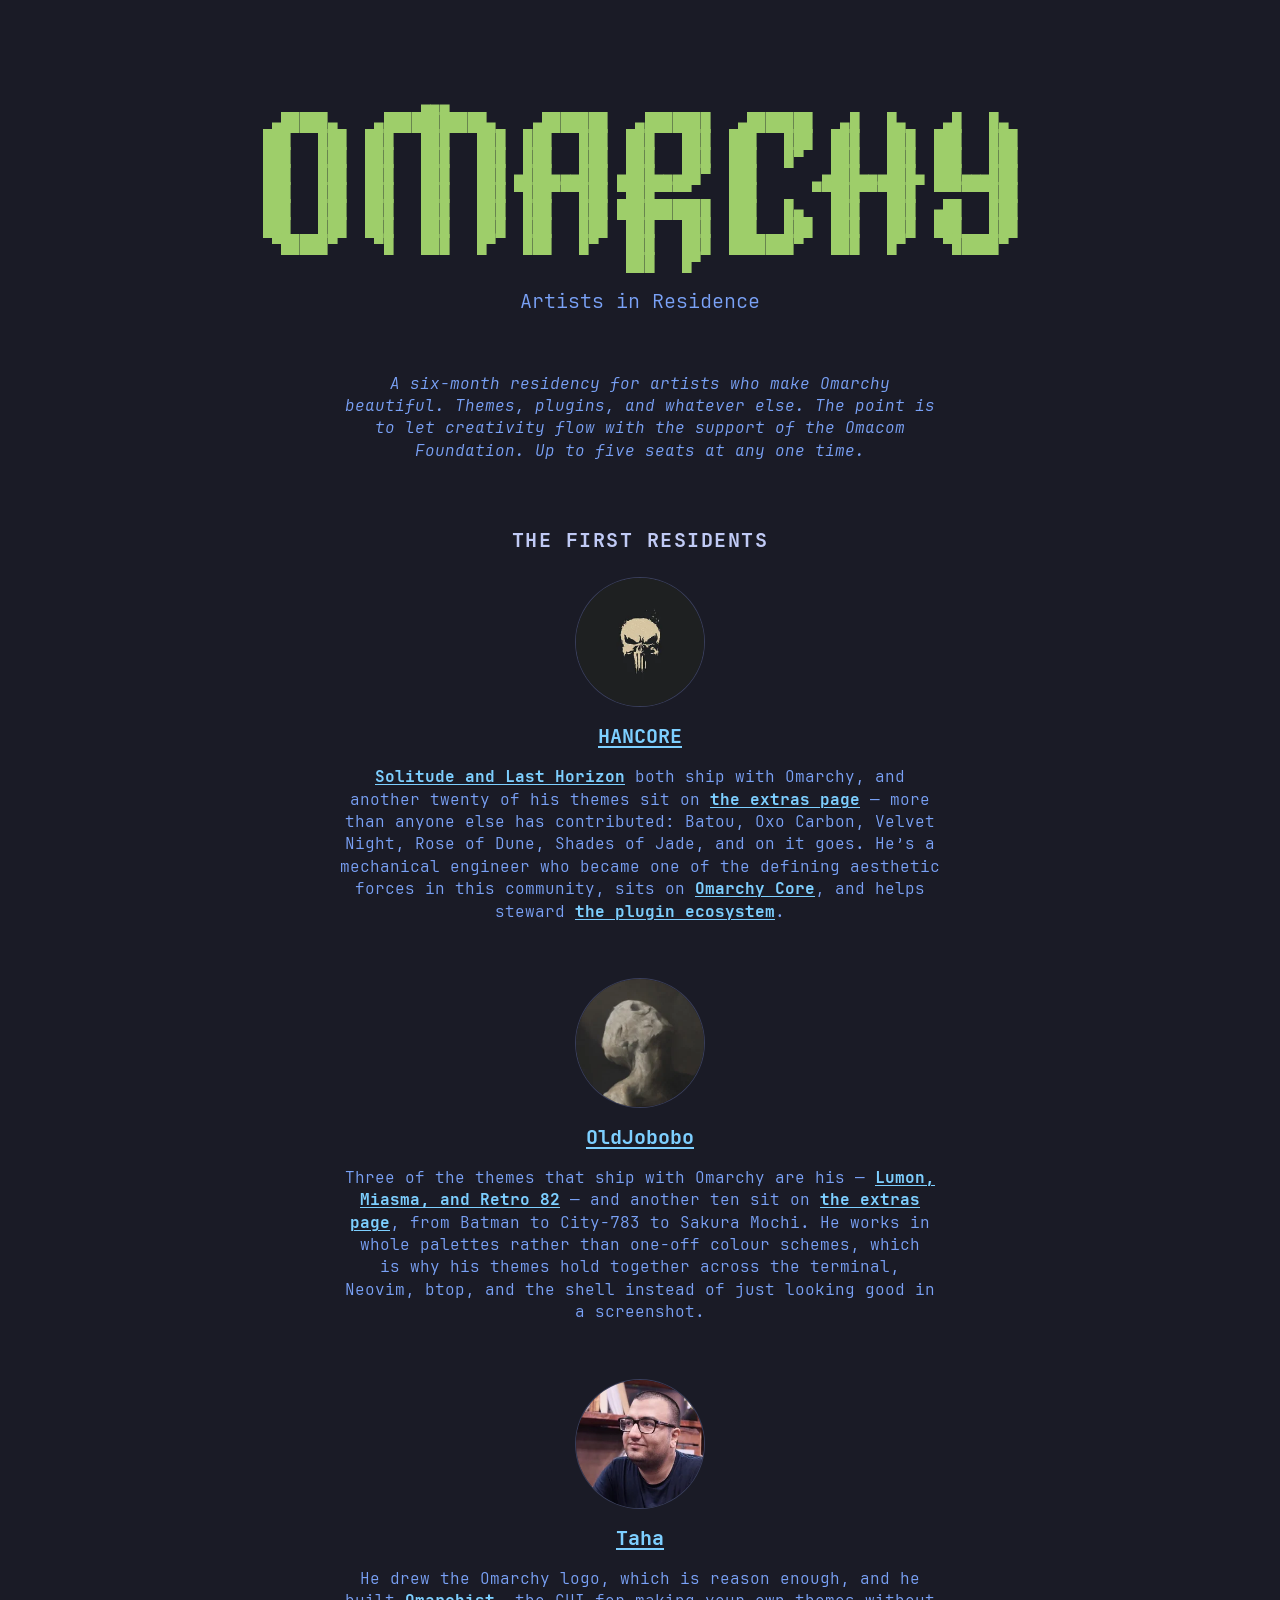
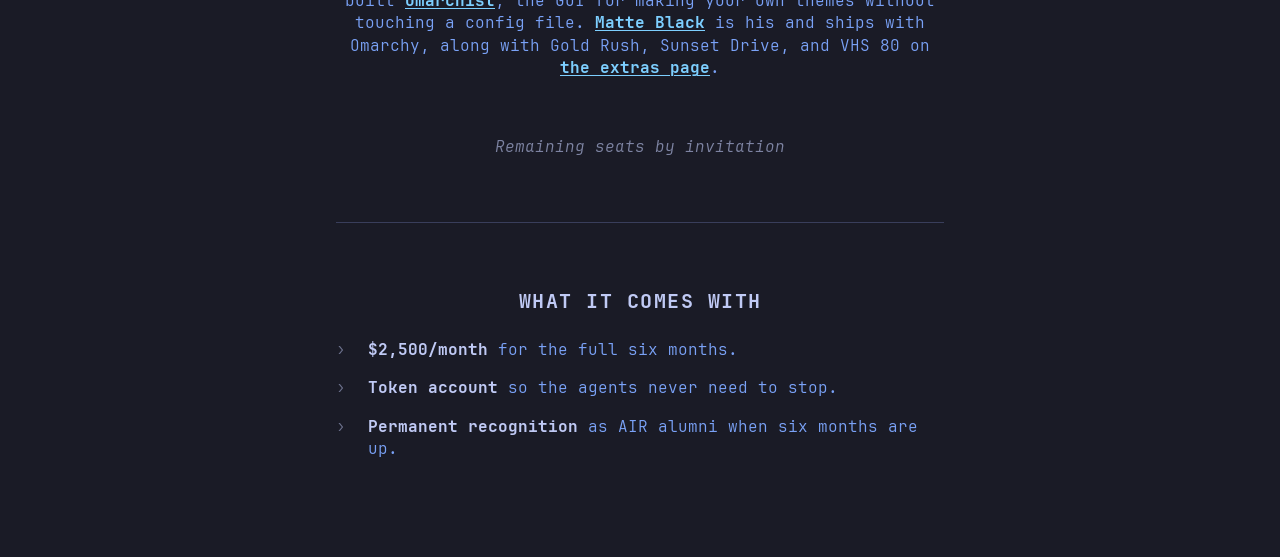
<file: air/index.html>
<!doctype html>

<html lang="en">
  <head>
    <title>Omarchy AIR — Artist In Residence</title>

    <meta charset="utf-8">
    <meta name="viewport" content="initial-scale=1, width=device-width">
    <meta name="description" content="A six-month residency for artists working on themes, plugins, and everything else that makes Omarchy beautiful.">

    <link rel="canonical" href="https://omarchy.org/air">

    <meta property="og:site_name" content="Omarchy">
    <meta property="og:title" content="Omarchy AIR">
    <meta property="og:description" content="A six-month residency for artists working on themes, plugins, and everything else that makes Omarchy beautiful.">
    <meta property="og:image" content="https://omarchy.org/assets/images/social/air.png">
    <meta property="og:image:width" content="2400">
    <meta property="og:image:height" content="1260">
    <meta property="og:image:alt" content="Omarchy logo">
    <meta property="og:url" content="https://omarchy.org/air">
    <meta property="og:type" content="website">

    <meta name="twitter:title" content="Omarchy AIR">
    <meta name="twitter:description" content="A six-month residency for artists working on themes, plugins, and everything else that makes Omarchy beautiful.">
    <meta name="twitter:image" content="https://omarchy.org/assets/images/social/air.png">
    <meta name="twitter:image:alt" content="Omarchy logo">
    <meta name="twitter:card" content="summary_large_image">

    <link rel="icon" href="/assets/images/favicon.png">

    <link rel="stylesheet" type="text/css" href="/assets/css/reset.css">
    <link rel="stylesheet" type="text/css" href="/assets/css/root.css">
    <link rel="stylesheet" type="text/css" href="/assets/css/fonts.css">
    <link rel="stylesheet" type="text/css" href="/assets/css/elements.css">
    <link rel="stylesheet" type="text/css" href="/assets/css/header.css">
    <link rel="stylesheet" type="text/css" href="/assets/css/main.css">
    <link rel="stylesheet" type="text/css" href="/assets/css/pre.css">
    <link rel="stylesheet" type="text/css" href="/assets/css/air.css">

    <script defer data-domain="omarchy.org" src="https://plausible.io/js/script.js"></script>
  </head>

  <body>
    <div class="pre">
      <a href="/">
<pre>
                 ▄▄▄
 ▄█████▄    ▄███████████▄    ▄███████   ▄███████   ▄███████   ▄█   █▄    ▄█   █▄
███   ███  ███   ███   ███  ███   ███  ███   ███  ███   ███  ███   ███  ███   ███
███   ███  ███   ███   ███  ███   ███  ███   ███  ███   █▀   ███   ███  ███   ███
███   ███  ███   ███   ███ ▄███▄▄▄███ ▄███▄▄▄██▀  ███       ▄███▄▄▄███▄ ███▄▄▄███
███   ███  ███   ███   ███ ▀███▀▀▀███ ▀███▀▀▀▀    ███      ▀▀███▀▀▀███  ▀▀▀▀▀▀███
███   ███  ███   ███   ███  ███   ███ ██████████  ███   █▄   ███   ███  ▄██   ███
███   ███  ███   ███   ███  ███   ███  ███   ███  ███   ███  ███   ███  ███   ███
 ▀█████▀    ▀█   ███   █▀   ███   █▀   ███   ███  ███████▀   ███   █▀    ▀█████▀
                                       ███   █▀
</pre>
      </a>
    </div>

    <header class="header">
      <h1>Artists in Residence</h1>
    </header>

    <main class="main">

      <div class="air">

        <p class="air__lede">A six-month residency for artists who make Omarchy beautiful. Themes, plugins, and whatever else. The point is to let creativity flow with the support of the Omacom Foundation. Up to five seats at any one time.</p>

        <section class="air__section">
          <h2>The first residents</h2>

          <article class="resident">
            <img class="resident__avatar" src="/assets/images/air/hancore.webp" width="240" height="240" alt="HANCORE" loading="lazy" decoding="async">
            <h3 class="resident__name"><a href="https://github.com/HANCORE-linux">HANCORE</a></h3>
            <p><a href="/manual/themes/">Solitude and Last Horizon</a> both ship with Omarchy, and another twenty of his themes sit on <a href="/themes/">the extras page</a> &mdash; more than anyone else has contributed: Batou, Oxo Carbon, Velvet Night, Rose of Dune, Shades of Jade, and on it goes. He&rsquo;s a mechanical engineer who became one of the defining aesthetic forces in this community, sits on <a href="/teams/">Omarchy Core</a>, and helps steward <a href="https://omarchyplugins.com/">the plugin ecosystem</a>.</p>
          </article>

          <article class="resident">
            <img class="resident__avatar" src="/assets/images/air/oldjobobo.webp" width="240" height="240" alt="OldJobobo" loading="lazy" decoding="async">
            <h3 class="resident__name"><a href="https://github.com/OldJobobo">OldJobobo</a></h3>
            <p>Three of the themes that ship with Omarchy are his &mdash; <a href="/manual/themes/">Lumon, Miasma, and Retro 82</a> &mdash; and another ten sit on <a href="/themes/">the extras page</a>, from Batman to City-783 to Sakura Mochi. He works in whole palettes rather than one-off colour schemes, which is why his themes hold together across the terminal, Neovim, btop, and the shell instead of just looking good in a screenshot.</p>
          </article>

          <article class="resident">
            <img class="resident__avatar" src="/assets/images/air/taha.webp" width="240" height="240" alt="Taha" loading="lazy" decoding="async">
            <h3 class="resident__name"><a href="https://github.com/tahayvr">Taha</a></h3>
            <p>He drew the Omarchy logo, which is reason enough, and he built <a href="https://github.com/tahayvr/omarchist">Omarchist</a>, the GUI for making your own themes without touching a config file. <a href="/manual/themes/">Matte Black</a> is his and ships with Omarchy, along with Gold Rush, Sunset Drive, and VHS 80 on <a href="/themes/">the extras page</a>.</p>
          </article>

          <p class="air__note">Remaining seats by invitation</p>
        </section>

        <section class="air__section">
          <h2>What it comes with</h2>

          <ul class="air__perks">
            <li><span><strong>$2,500/month</strong> for the full six months.</span></li>
            <li><span><strong>Token account</strong> so the agents never need to stop.</span></li>
            <li><span><strong>Permanent recognition</strong> as AIR alumni when six months are up.</span></li>
          </ul>
        </section>

      </div>

    </main>

  </body>
</html>
</file>
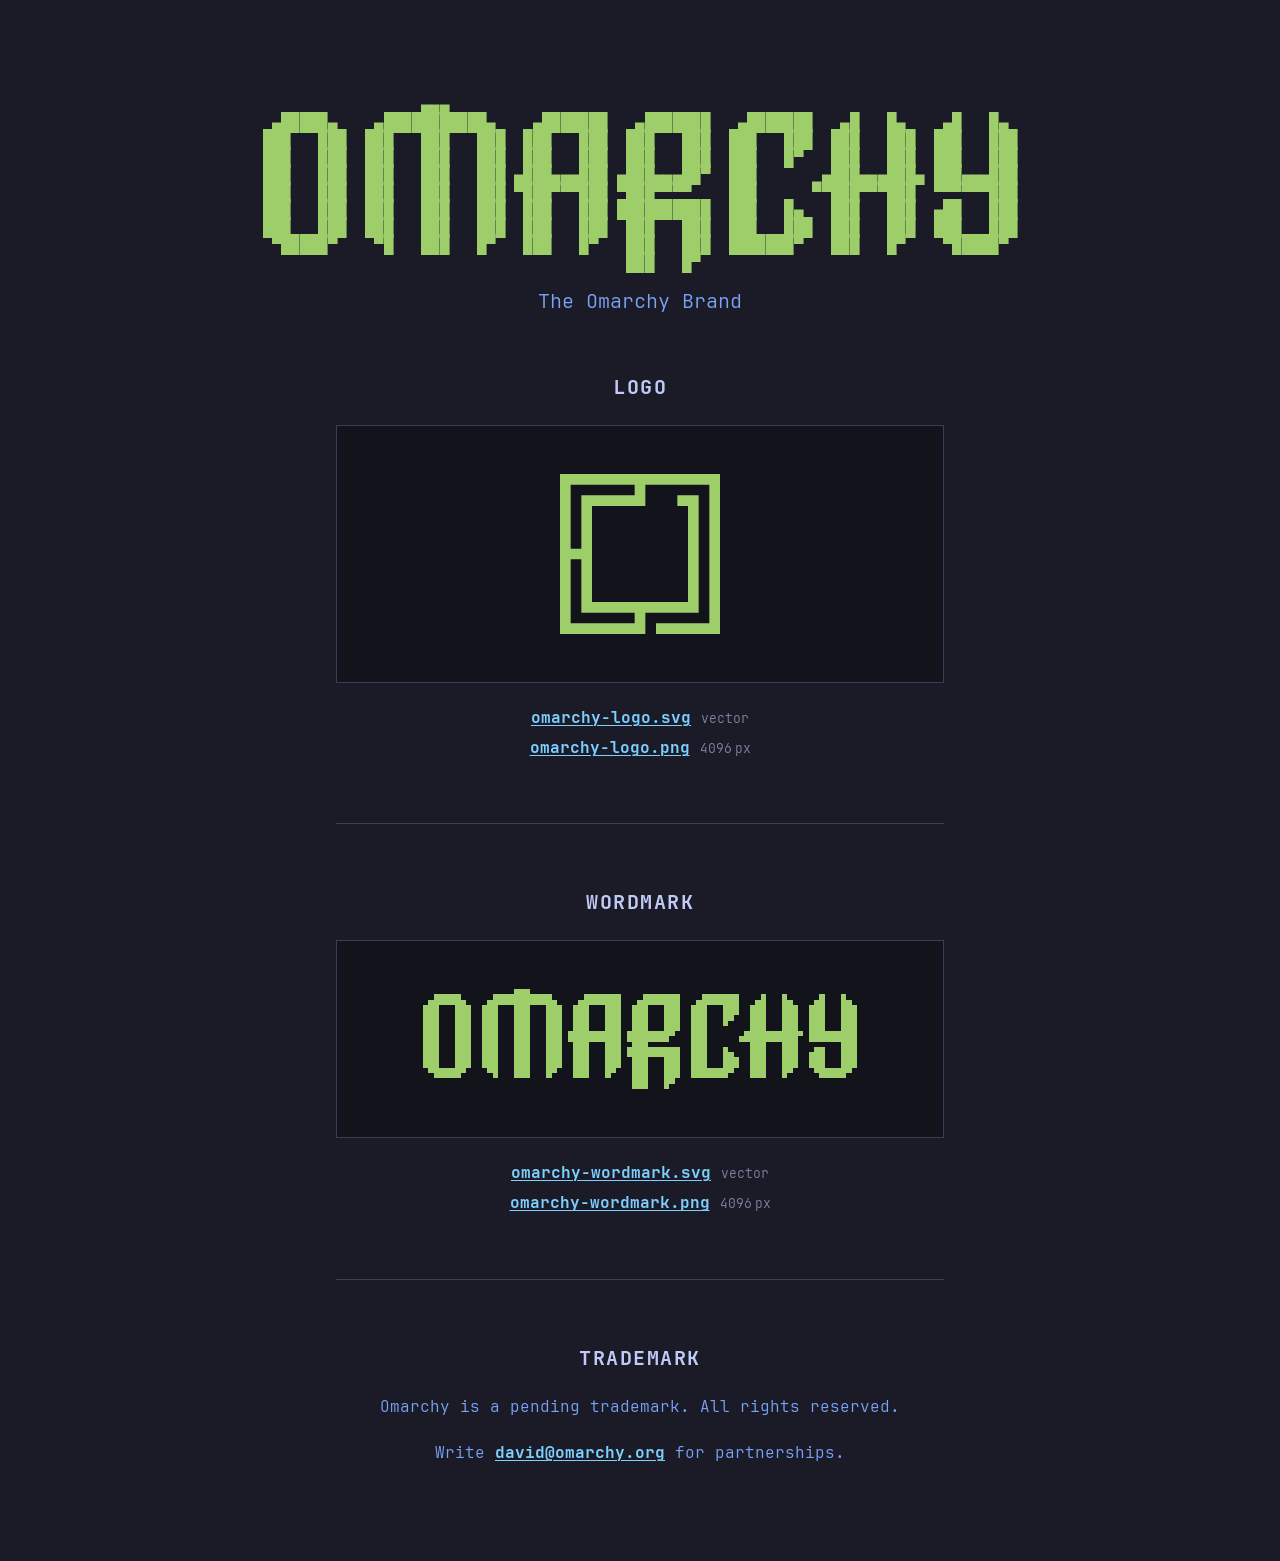
<file: brand/index.html>
<!doctype html>

<html lang="en">
  <head>
    <title>Brand — Omarchy</title>

    <meta charset="utf-8">
    <meta name="viewport" content="initial-scale=1, width=device-width">
    <meta name="description" content="The official Omarchy logo and wordmark, and the terms for using them.">

    <link rel="canonical" href="https://omarchy.org/brand">

    <meta property="og:site_name" content="Omarchy">
    <meta property="og:title" content="The Omarchy Brand">
    <meta property="og:description" content="The official Omarchy logo and wordmark, and the terms for using them.">
    <meta property="og:image" content="https://omarchy.org/assets/images/opengraph.png">
    <meta property="og:image:width" content="2400">
    <meta property="og:image:height" content="1260">
    <meta property="og:image:alt" content="Omarchy logo">
    <meta property="og:url" content="https://omarchy.org/brand">
    <meta property="og:type" content="website">

    <meta name="twitter:title" content="The Omarchy Brand">
    <meta name="twitter:description" content="The official Omarchy logo and wordmark, and the terms for using them.">
    <meta name="twitter:image" content="https://omarchy.org/assets/images/opengraph.png">
    <meta name="twitter:image:alt" content="Omarchy logo">
    <meta name="twitter:card" content="summary_large_image">

    <link rel="icon" href="/assets/images/favicon.png">

    <link rel="stylesheet" type="text/css" href="/assets/css/reset.css">
    <link rel="stylesheet" type="text/css" href="/assets/css/root.css">
    <link rel="stylesheet" type="text/css" href="/assets/css/fonts.css">
    <link rel="stylesheet" type="text/css" href="/assets/css/elements.css">
    <link rel="stylesheet" type="text/css" href="/assets/css/header.css">
    <link rel="stylesheet" type="text/css" href="/assets/css/main.css">
    <link rel="stylesheet" type="text/css" href="/assets/css/pre.css">
    <link rel="stylesheet" type="text/css" href="/assets/css/brand.css">

    <script defer data-domain="omarchy.org" src="https://plausible.io/js/script.js"></script>
  </head>

  <body>
    <div class="pre">
      <a href="/">
<pre>
                 ▄▄▄
 ▄█████▄    ▄███████████▄    ▄███████   ▄███████   ▄███████   ▄█   █▄    ▄█   █▄
███   ███  ███   ███   ███  ███   ███  ███   ███  ███   ███  ███   ███  ███   ███
███   ███  ███   ███   ███  ███   ███  ███   ███  ███   █▀   ███   ███  ███   ███
███   ███  ███   ███   ███ ▄███▄▄▄███ ▄███▄▄▄██▀  ███       ▄███▄▄▄███▄ ███▄▄▄███
███   ███  ███   ███   ███ ▀███▀▀▀███ ▀███▀▀▀▀    ███      ▀▀███▀▀▀███  ▀▀▀▀▀▀███
███   ███  ███   ███   ███  ███   ███ ██████████  ███   █▄   ███   ███  ▄██   ███
███   ███  ███   ███   ███  ███   ███  ███   ███  ███   ███  ███   ███  ███   ███
 ▀█████▀    ▀█   ███   █▀   ███   █▀   ███   ███  ███████▀   ███   █▀    ▀█████▀
                                       ███   █▀
</pre>
      </a>
    </div>

    <header class="header">
      <h1>The Omarchy Brand</h1>
    </header>

    <main class="main">

      <div class="brand">

        <section class="brand__section">
          <h2>Logo</h2>
          <figure class="brand__figure brand__figure--logo">
            <img src="/brand/omarchy-logo.svg" alt="Omarchy logo" width="1200" height="1200">
          </figure>
          <ul class="brand__files">
            <li><a href="/brand/omarchy-logo.svg" download>omarchy-logo.svg</a> <span class="brand__hint">vector</span></li>
            <li><a href="/brand/omarchy-logo.png" download>omarchy-logo.png</a> <span class="brand__hint">4096&thinsp;px</span></li>
          </ul>
        </section>

        <section class="brand__section">
          <h2>Wordmark</h2>
          <figure class="brand__figure brand__figure--wordmark">
            <img src="/brand/omarchy-wordmark.svg" alt="OMARCHY wordmark" width="4131" height="950">
          </figure>
          <ul class="brand__files">
            <li><a href="/brand/omarchy-wordmark.svg" download>omarchy-wordmark.svg</a> <span class="brand__hint">vector</span></li>
            <li><a href="/brand/omarchy-wordmark.png" download>omarchy-wordmark.png</a> <span class="brand__hint">4096&thinsp;px</span></li>
          </ul>
        </section>

        <section class="brand__section">
          <h2>Trademark</h2>
          <p>Omarchy is a pending trademark. All rights reserved.</p>

          <p>Write <a href="mailto:david@omarchy.org">david@omarchy.org</a> for partnerships.</p>
        </section>

      </div>

    </main>

  </body>
</html>
</file>
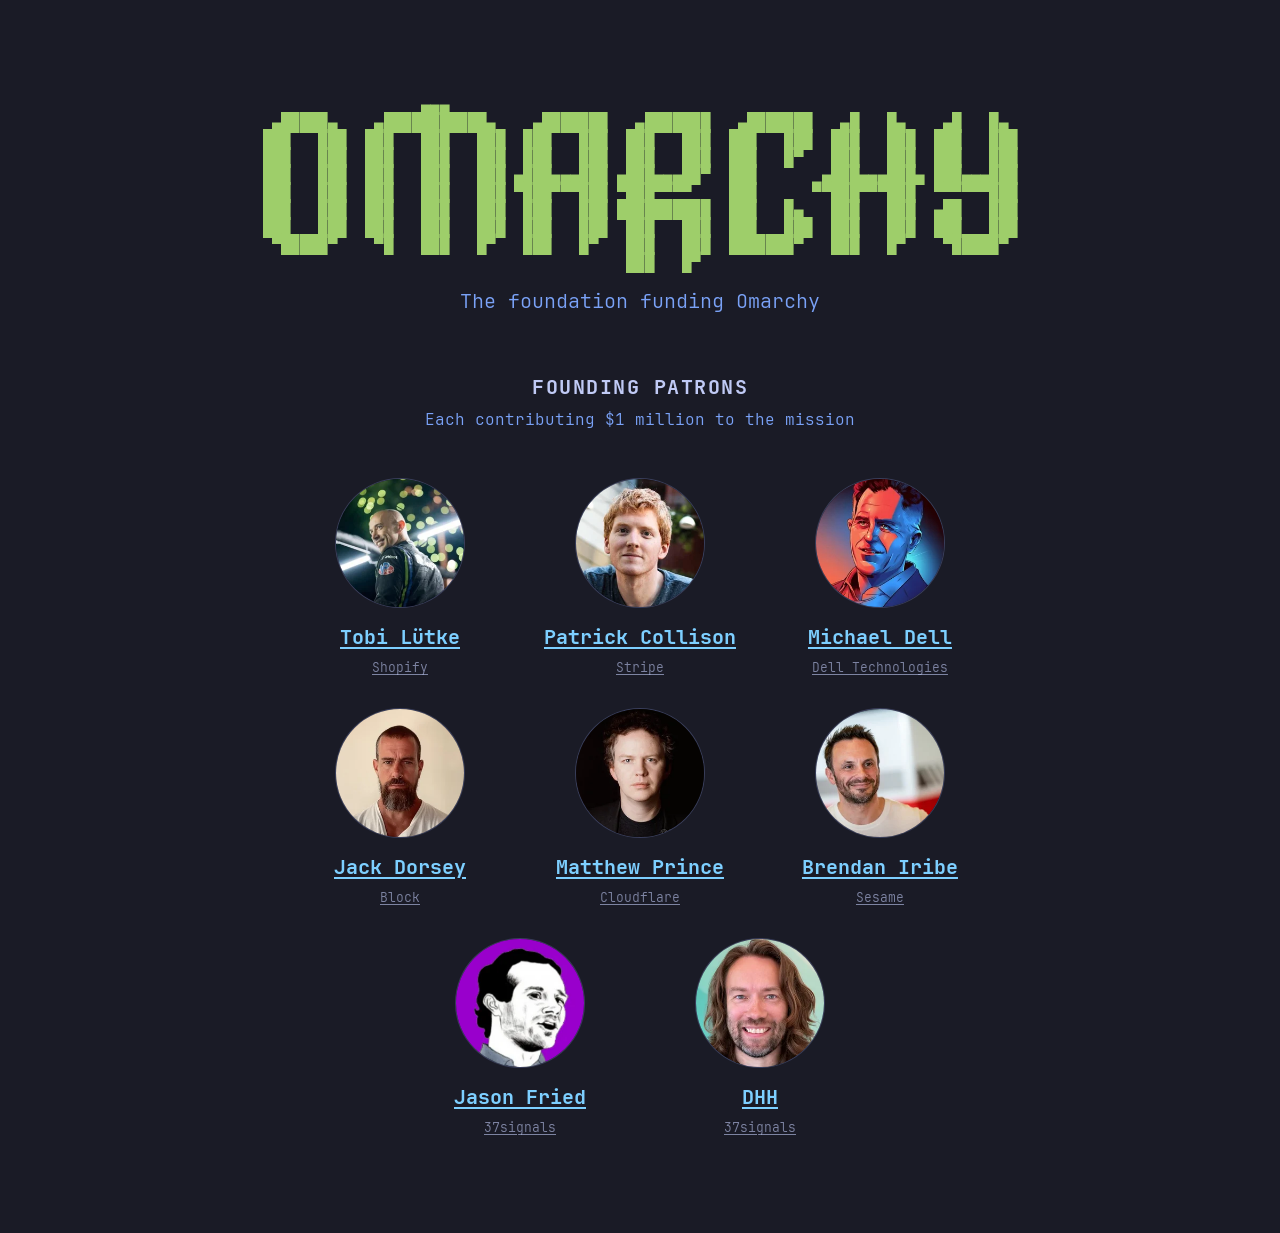
<file: foundation/index.html>
<!doctype html>

<html lang="en">
  <head>
    <title>Omacom Foundation — Omarchy</title>

    <meta charset="utf-8">
    <meta name="viewport" content="initial-scale=1, width=device-width">
    <meta name="description" content="The foundation funding Omarchy.">

    <link rel="canonical" href="https://omarchy.org/foundation">

    <meta property="og:site_name" content="Omarchy">
    <meta property="og:title" content="Omacom Foundation">
    <meta property="og:description" content="The foundation funding Omarchy.">
    <meta property="og:image" content="https://omarchy.org/assets/images/foundation-social.png">
    <meta property="og:image:width" content="2400">
    <meta property="og:image:height" content="1260">
    <meta property="og:image:alt" content="Omarchy logo">
    <meta property="og:url" content="https://omarchy.org/foundation">
    <meta property="og:type" content="website">

    <meta name="twitter:title" content="Omacom Foundation">
    <meta name="twitter:description" content="The foundation funding Omarchy.">
    <meta name="twitter:image" content="https://omarchy.org/assets/images/foundation-social.png">
    <meta name="twitter:image:alt" content="Omarchy logo">
    <meta name="twitter:card" content="summary_large_image">

    <link rel="icon" href="../assets/images/favicon.png">

    <link rel="stylesheet" type="text/css" href="../assets/css/reset.css">
    <link rel="stylesheet" type="text/css" href="../assets/css/root.css">
    <link rel="stylesheet" type="text/css" href="../assets/css/fonts.css">
    <link rel="stylesheet" type="text/css" href="../assets/css/elements.css">
    <link rel="stylesheet" type="text/css" href="../assets/css/header.css">
    <link rel="stylesheet" type="text/css" href="../assets/css/main.css">
    <link rel="stylesheet" type="text/css" href="../assets/css/pre.css">
    <link rel="stylesheet" type="text/css" href="../assets/css/teams.css">

    <script defer data-domain="omarchy.org" src="https://plausible.io/js/script.js"></script>
  </head>

  <body>
    <div class="pre">
      <a href="/">
<pre>
                 ▄▄▄
 ▄█████▄    ▄███████████▄    ▄███████   ▄███████   ▄███████   ▄█   █▄    ▄█   █▄
███   ███  ███   ███   ███  ███   ███  ███   ███  ███   ███  ███   ███  ███   ███
███   ███  ███   ███   ███  ███   ███  ███   ███  ███   █▀   ███   ███  ███   ███
███   ███  ███   ███   ███ ▄███▄▄▄███ ▄███▄▄▄██▀  ███       ▄███▄▄▄███▄ ███▄▄▄███
███   ███  ███   ███   ███ ▀███▀▀▀███ ▀███▀▀▀▀    ███      ▀▀███▀▀▀███  ▀▀▀▀▀▀███
███   ███  ███   ███   ███  ███   ███ ██████████  ███   █▄   ███   ███  ▄██   ███
███   ███  ███   ███   ███  ███   ███  ███   ███  ███   ███  ███   ███  ███   ███
 ▀█████▀    ▀█   ███   █▀   ███   █▀   ███   ███  ███████▀   ███   █▀    ▀█████▀
                                       ███   █▀
</pre>
      </a>
    </div>

    <header class="header">
      <h1>The foundation funding Omarchy</h1>
    </header>

    <main class="main">

      <div class="teams">

        <section class="team">
          <header class="team__header">
            <h2 class="team__name">Founding Patrons</h2>
            <p class="team__description">Each contributing $1 million to the mission</p>
          </header>

          <div class="team__members">
            <article class="member">
              <img class="member__avatar" src="../assets/images/patrons/tobi-lutke.webp" width="240" height="240" alt="Tobi Lütke" loading="lazy" decoding="async">
              <h3 class="member__name"><a href="https://x.com/tobi">Tobi Lütke</a></h3>
              <p class="member__meta"><a href="https://www.shopify.com/">Shopify</a></p>
            </article>
            <article class="member">
              <img class="member__avatar" src="../assets/images/patrons/patrick-collison.webp" width="240" height="240" alt="Patrick Collison" loading="lazy" decoding="async">
              <h3 class="member__name"><a href="https://x.com/patrickc">Patrick Collison</a></h3>
              <p class="member__meta"><a href="https://stripe.com">Stripe</a></p>
            </article>
            <article class="member">
              <img class="member__avatar" src="../assets/images/patrons/michael-dell.webp" width="240" height="240" alt="Michael Dell" loading="lazy" decoding="async">
              <h3 class="member__name"><a href="https://x.com/MichaelDell">Michael Dell</a></h3>
              <p class="member__meta"><a href="https://www.dell.com">Dell Technologies</a></p>
            </article>
            <article class="member">
              <img class="member__avatar" src="../assets/images/patrons/jack-dorsey.webp" width="240" height="240" alt="Jack Dorsey" loading="lazy" decoding="async">
              <h3 class="member__name"><a href="https://x.com/jack">Jack Dorsey</a></h3>
              <p class="member__meta"><a href="https://block.xyz">Block</a></p>
            </article>
            <article class="member">
              <img class="member__avatar" src="../assets/images/patrons/matthew-prince.webp" width="240" height="240" alt="Matthew Prince" loading="lazy" decoding="async">
              <h3 class="member__name"><a href="https://x.com/eastdakota">Matthew Prince</a></h3>
              <p class="member__meta"><a href="https://www.cloudflare.com">Cloudflare</a></p>
            </article>
            <article class="member">
              <img class="member__avatar" src="../assets/images/patrons/brendan-iribe.webp" width="240" height="240" alt="Brendan Iribe" loading="lazy" decoding="async">
              <h3 class="member__name"><a href="https://x.com/brendaniribe">Brendan Iribe</a></h3>
              <p class="member__meta"><a href="https://www.sesame.com">Sesame</a></p>
            </article>
            <article class="member">
              <img class="member__avatar" src="../assets/images/patrons/jason-fried.webp" width="240" height="240" alt="Jason Fried" loading="lazy" decoding="async">
              <h3 class="member__name"><a href="https://x.com/jasonfried">Jason Fried</a></h3>
              <p class="member__meta"><a href="https://37signals.com">37signals</a></p>
            </article>
            <article class="member">
              <img class="member__avatar" src="../assets/images/patrons/dhh.webp" width="240" height="240" alt="DHH" loading="lazy" decoding="async">
              <h3 class="member__name"><a href="https://dhh.dk">DHH</a></h3>
              <p class="member__meta"><a href="https://37signals.com">37signals</a></p>
            </article>
          </div>
        </section>

      </div>

    </main>

  </body>
</html>
</file>
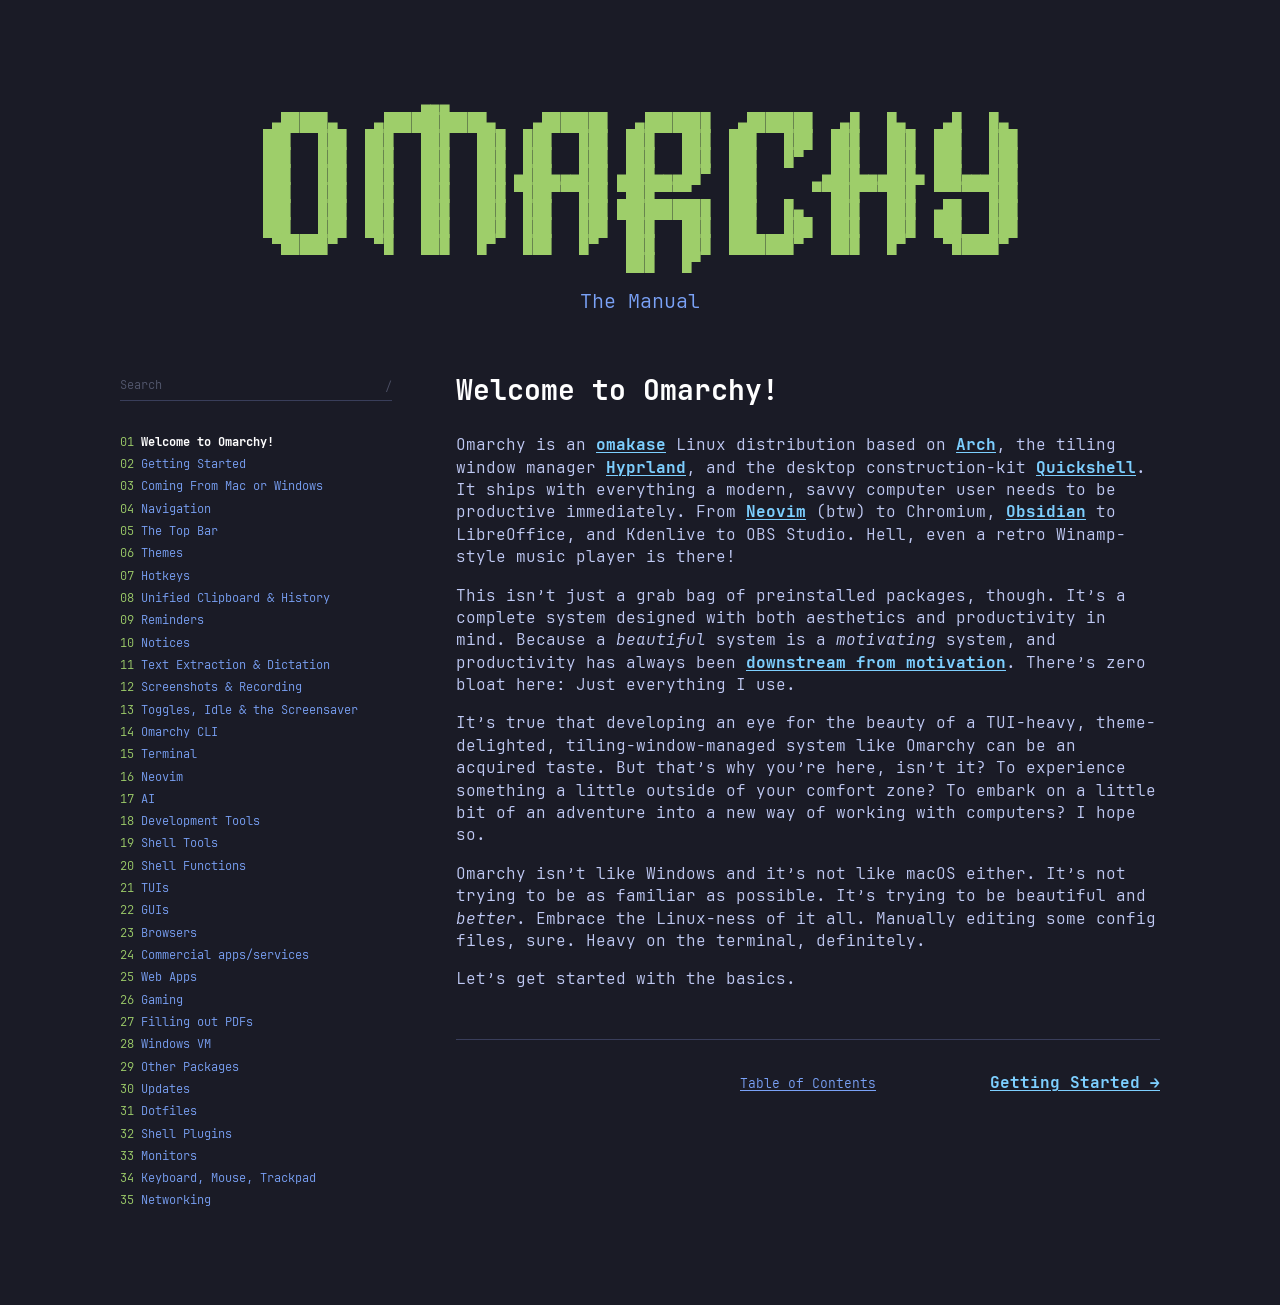
<file: manual/index.html>
<!doctype html>

<html lang="en">
  <head>
    <title>Welcome to Omarchy! — The Omarchy Manual</title>

    <meta charset="utf-8">
    <meta name="viewport" content="initial-scale=1, width=device-width">
    <meta name="description" content="Omarchy is an omakase Linux distribution based on Arch, the tiling window manager Hyprland, and the desktop construction-kit Quickshell. It ships with...">

    <meta property="og:site_name" content="Omarchy">
    <meta property="og:title" content="Welcome to Omarchy!">
    <meta property="og:description" content="Omarchy is an omakase Linux distribution based on Arch, the tiling window manager Hyprland, and the desktop construction-kit Quickshell. It ships with...">
    <meta property="og:image" content="https://omarchy.org/assets/images/opengraph.png">
    <meta property="og:url" content="https://omarchy.org/manual/">
    <meta property="og:type" content="article">

    <link rel="icon" href="/assets/images/favicon.png">

    <link rel="stylesheet" type="text/css" href="/assets/css/reset.css">
    <link rel="stylesheet" type="text/css" href="/assets/css/root.css">
    <link rel="stylesheet" type="text/css" href="/assets/css/fonts.css">
    <link rel="stylesheet" type="text/css" href="/assets/css/elements.css">
    <link rel="stylesheet" type="text/css" href="/assets/css/footer.css">
    <link rel="stylesheet" type="text/css" href="/assets/css/header.css">
    <link rel="stylesheet" type="text/css" href="/assets/css/main.css">
    <link rel="stylesheet" type="text/css" href="/assets/css/pre.css">
    <link rel="stylesheet" type="text/css" href="/assets/css/manual.css">
    <link rel="stylesheet" type="text/css" href="/assets/css/search.css">

    <script src="/assets/js/manual.js" type="module"></script>
    <script defer data-domain="omarchy.org" src="https://plausible.io/js/script.js"></script>
  </head>

  <body>
    <div class="pre">
      <a href="/">
<pre>
                 ▄▄▄
 ▄█████▄    ▄███████████▄    ▄███████   ▄███████   ▄███████   ▄█   █▄    ▄█   █▄
███   ███  ███   ███   ███  ███   ███  ███   ███  ███   ███  ███   ███  ███   ███
███   ███  ███   ███   ███  ███   ███  ███   ███  ███   █▀   ███   ███  ███   ███
███   ███  ███   ███   ███ ▄███▄▄▄███ ▄███▄▄▄██▀  ███       ▄███▄▄▄███▄ ███▄▄▄███
███   ███  ███   ███   ███ ▀███▀▀▀███ ▀███▀▀▀▀    ███      ▀▀███▀▀▀███  ▀▀▀▀▀▀███
███   ███  ███   ███   ███  ███   ███ ██████████  ███   █▄   ███   ███  ▄██   ███
███   ███  ███   ███   ███  ███   ███  ███   ███  ███   ███  ███   ███  ███   ███
 ▀█████▀    ▀█   ███   █▀   ███   █▀   ███   ███  ███████▀   ███   █▀    ▀█████▀
                                       ███   █▀
</pre>
      </a>
    </div>

    <header class="header">
      <h1>The Manual</h1>
    </header>

    <main class="main">
  <div class="manual manual--chapter">
    <div class="manual__sidebar">
      <search class="search" hidden>
        <div class="search__field">
          <input class="search__input" id="search" type="search" role="combobox"
                 placeholder="Search" aria-label="Search the manual"
                 aria-controls="search-results" aria-expanded="false" aria-autocomplete="list"
                 autocomplete="off" autocapitalize="off" spellcheck="false">
          <kbd class="search__shortcut">/</kbd>
        </div>

        <div class="search__results" id="search-results" role="listbox" aria-label="Search results" hidden></div>
      </search>
      <nav class="manual__toc" aria-label="Chapters">
        <ol>
          <li><a href="/manual/" aria-current="page">Welcome to Omarchy!</a></li>
          <li><a href="/manual/getting-started/">Getting Started</a></li>
          <li><a href="/manual/coming-from-mac-or-windows/">Coming From Mac or Windows</a></li>
          <li><a href="/manual/navigation/">Navigation</a></li>
          <li><a href="/manual/the-top-bar/">The Top Bar</a></li>
          <li><a href="/manual/themes/">Themes</a></li>
          <li><a href="/manual/hotkeys/">Hotkeys</a></li>
          <li><a href="/manual/unified-clipboard-history/">Unified Clipboard &amp; History</a></li>
          <li><a href="/manual/reminders/">Reminders</a></li>
          <li><a href="/manual/notices/">Notices</a></li>
          <li><a href="/manual/text-extraction-dictation/">Text Extraction &amp; Dictation</a></li>
          <li><a href="/manual/screenshots-recording/">Screenshots &amp; Recording</a></li>
          <li><a href="/manual/toggles-idle-screensaver/">Toggles, Idle &amp; the Screensaver</a></li>
          <li><a href="/manual/omarchy-cli/">Omarchy CLI</a></li>
          <li><a href="/manual/terminal/">Terminal</a></li>
          <li><a href="/manual/neovim/">Neovim</a></li>
          <li><a href="/manual/ai/">AI</a></li>
          <li><a href="/manual/development-tools/">Development Tools</a></li>
          <li><a href="/manual/shell-tools/">Shell Tools</a></li>
          <li><a href="/manual/shell-functions/">Shell Functions</a></li>
          <li><a href="/manual/tuis/">TUIs</a></li>
          <li><a href="/manual/guis/">GUIs</a></li>
          <li><a href="/manual/browsers/">Browsers</a></li>
          <li><a href="/manual/commercial-apps-services/">Commercial apps/services</a></li>
          <li><a href="/manual/web-apps/">Web Apps</a></li>
          <li><a href="/manual/gaming/">Gaming</a></li>
          <li><a href="/manual/filling-out-pdfs/">Filling out PDFs</a></li>
          <li><a href="/manual/windows-vm/">Windows VM</a></li>
          <li><a href="/manual/other-packages/">Other Packages</a></li>
          <li><a href="/manual/updates/">Updates</a></li>
          <li><a href="/manual/dotfiles/">Dotfiles</a></li>
          <li><a href="/manual/shell-plugins/">Shell Plugins</a></li>
          <li><a href="/manual/monitors/">Monitors</a></li>
          <li><a href="/manual/keyboard-mouse-trackpad/">Keyboard, Mouse, Trackpad</a></li>
          <li><a href="/manual/networking/">Networking</a></li>
          <li><a href="/manual/system-sleep/">System sleep</a></li>
          <li><a href="/manual/hardware-authentication/">Hardware authentication</a></li>
          <li><a href="/manual/fonts/">Fonts</a></li>
          <li><a href="/manual/backgrounds/">Backgrounds</a></li>
          <li><a href="/manual/prompt/">Prompt</a></li>
          <li><a href="/manual/branding/">Branding</a></li>
          <li><a href="/manual/common-tweaks/">Common tweaks</a></li>
          <li><a href="/manual/making-your-own-theme/">Making your own theme</a></li>
          <li><a href="/manual/mac-support/">Mac support</a></li>
          <li><a href="/manual/troubleshooting/">Troubleshooting</a></li>
          <li><a href="/manual/faq/">FAQ</a></li>
          <li><a href="/manual/system-snapshots/">System snapshots</a></li>
          <li><a href="/manual/security/">Security</a></li>
          <li><a href="/manual/omarchy-on/">Omarchy on...</a></li>
          <li><a href="/manual/dual-boot-install/">Dual Boot Install</a></li>
          <li><a href="/manual/unattended-installs/">Unattended Installs</a></li>
        </ol>
      </nav>
    </div>

    <article class="manual__content">
      <h1>Welcome to Omarchy!</h1>
<p>Omarchy is an <a href="https://manuals.omamix.org/3/omacom/76/omakase-computing">omakase</a> Linux distribution based on <a href="https://archlinux.org/">Arch</a>, the tiling window manager <a href="https://hypr.land/">Hyprland</a>, and the desktop construction-kit <a href="https://quickshell.org/">Quickshell</a>. It ships with everything a modern, savvy computer user needs to be productive immediately. From <a href="https://neovim.io/">Neovim</a> (btw) to Chromium, <a href="https://obsidian.md/">Obsidian</a> to LibreOffice, and Kdenlive to OBS Studio. Hell, even a retro Winamp-style music player is there!</p>

<p>This isn’t just a grab bag of preinstalled packages, though. It’s a complete system designed with both aesthetics and productivity in mind. Because a <em>beautiful</em> system is a <em>motivating</em> system, and productivity has always been <a href="https://world.hey.com/dhh/beautiful-motivations-6fef7c73">downstream from motivation</a>. There’s zero bloat here: Just everything I use.</p>

<p>It’s true that developing an eye for the beauty of a TUI-heavy, theme-delighted, tiling-window-managed system like Omarchy can be an acquired taste. But that’s why you’re here, isn’t it? To experience something a little outside of your comfort zone? To embark on a little bit of an adventure into a new way of working with computers? I hope so.</p>

<p>Omarchy isn’t like Windows and it’s not like macOS either. It’s not trying to be as familiar as possible. It’s trying to be beautiful and <em>better</em>. Embrace the Linux-ness of it all. Manually editing some config files, sure. Heavy on the terminal, definitely.</p>

<p>Let’s get started with the basics.</p>

      <nav class="manual__pagination">
        <span></span>
        <a class="manual__pagination-contents" href="/manual/toc/">Table of Contents</a>
        <a class="manual__pagination-next" href="/manual/getting-started/" rel="next">Getting Started →</a>
      </nav>
    </article>
  </div>
    </main>

  </body>
</html>
</file>
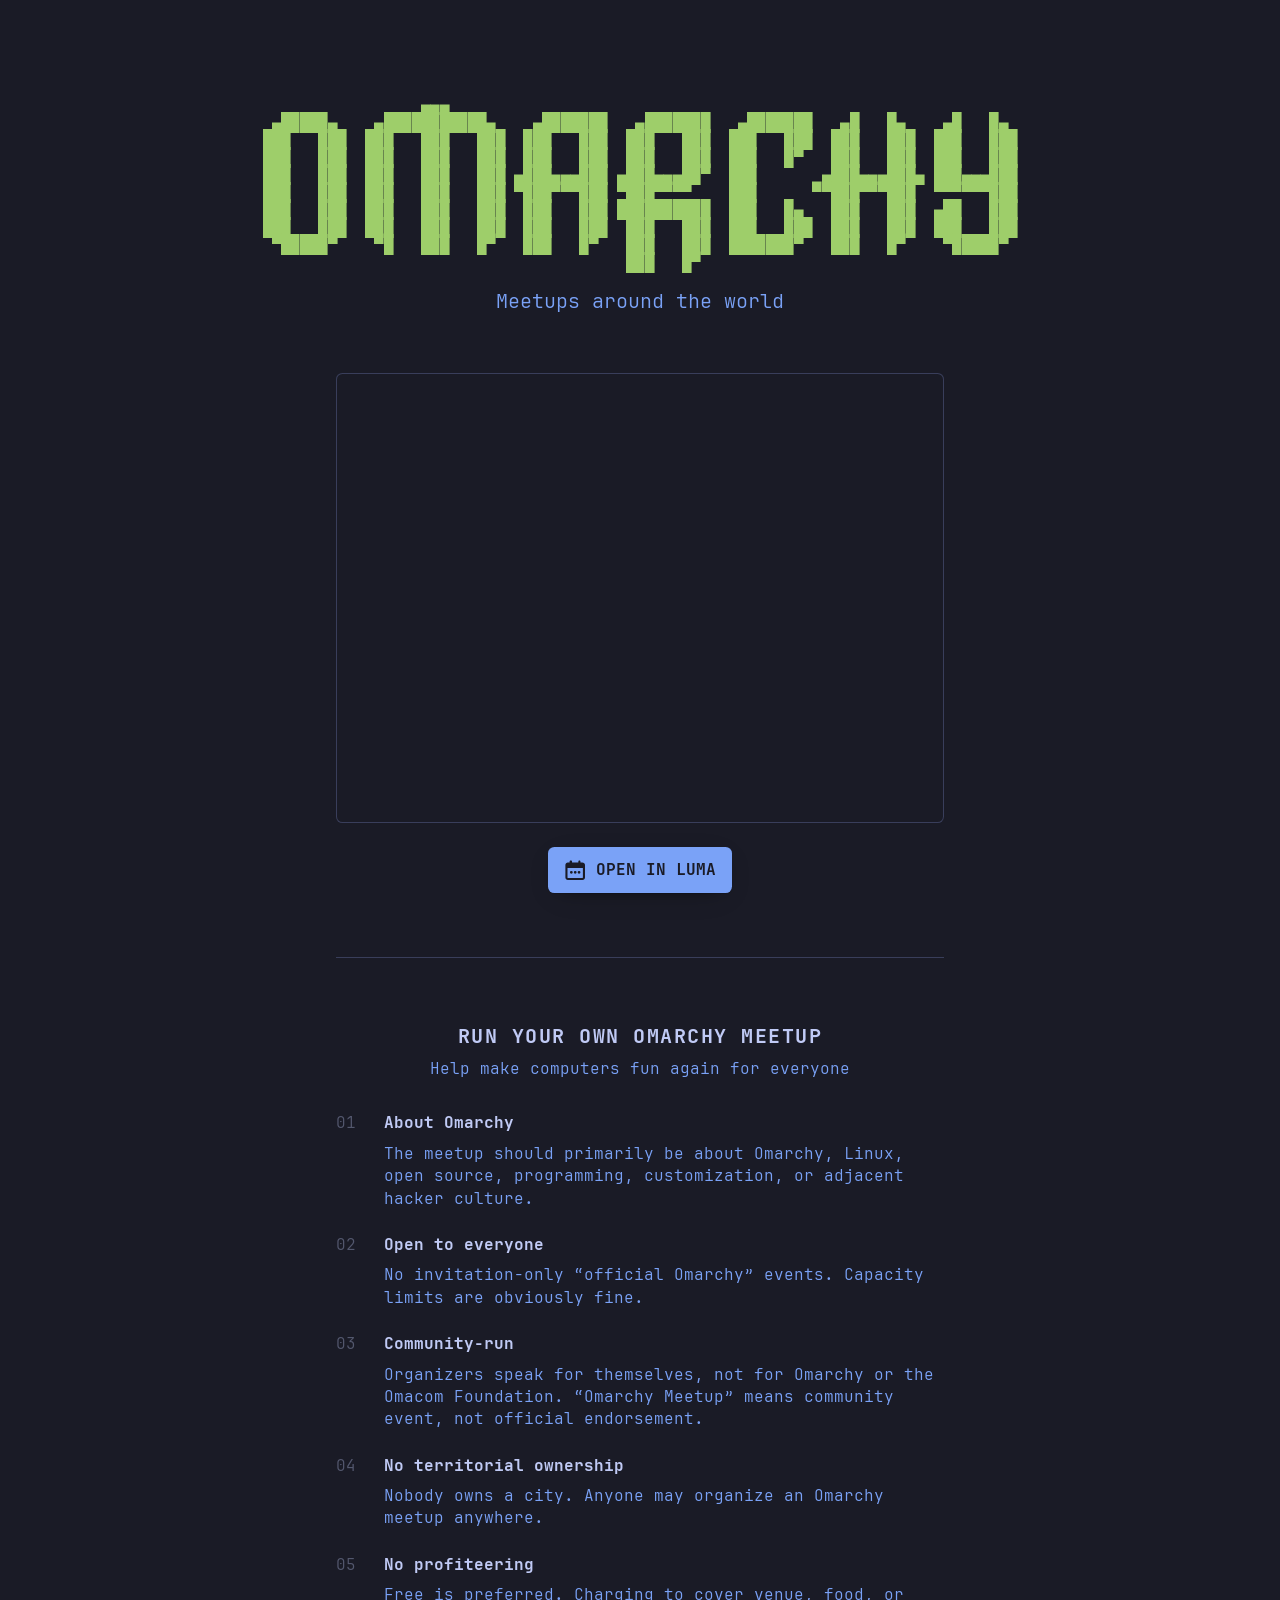
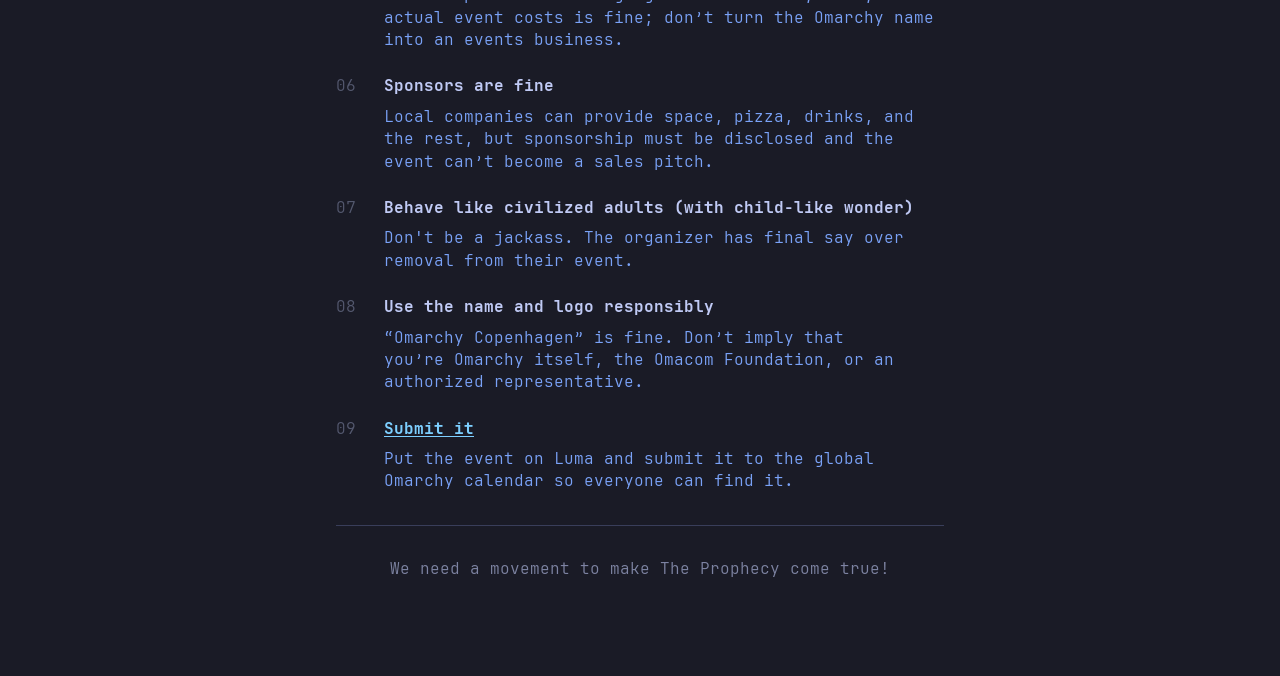
<file: meetups/index.html>
<!doctype html>

<html lang="en">
  <head>
    <title>Meetups — Omarchy</title>

    <meta charset="utf-8">
    <meta name="viewport" content="initial-scale=1, width=device-width">
    <meta name="description" content="Omarchy meetups around the world, and the short list of guidelines for running one.">

    <link rel="canonical" href="https://omarchy.org/meetups">

    <meta property="og:site_name" content="Omarchy">
    <meta property="og:title" content="Omarchy meetups">
    <meta property="og:description" content="Omarchy meetups around the world, and the short list of guidelines for running one.">
    <meta property="og:image" content="https://omarchy.org/assets/images/social/meetups.png">
    <meta property="og:image:width" content="2400">
    <meta property="og:image:height" content="1260">
    <meta property="og:image:alt" content="Omarchy logo">
    <meta property="og:url" content="https://omarchy.org/meetups">
    <meta property="og:type" content="website">

    <meta name="twitter:title" content="Omarchy meetups">
    <meta name="twitter:description" content="Omarchy meetups around the world, and the short list of guidelines for running one.">
    <meta name="twitter:image" content="https://omarchy.org/assets/images/social/meetups.png">
    <meta name="twitter:image:alt" content="Omarchy logo">
    <meta name="twitter:card" content="summary_large_image">

    <link rel="icon" href="/assets/images/favicon.png">

    <link rel="stylesheet" type="text/css" href="/assets/css/reset.css">
    <link rel="stylesheet" type="text/css" href="/assets/css/root.css">
    <link rel="stylesheet" type="text/css" href="/assets/css/fonts.css">
    <link rel="stylesheet" type="text/css" href="/assets/css/elements.css">
    <link rel="stylesheet" type="text/css" href="/assets/css/button.css">
    <link rel="stylesheet" type="text/css" href="/assets/css/header.css">
    <link rel="stylesheet" type="text/css" href="/assets/css/main.css">
    <link rel="stylesheet" type="text/css" href="/assets/css/pre.css">
    <link rel="stylesheet" type="text/css" href="/assets/css/meetups.css">

    <script defer data-domain="omarchy.org" src="https://plausible.io/js/script.js"></script>
  </head>

  <body>
    <div class="pre">
      <a href="/">
<pre>
                 ▄▄▄
 ▄█████▄    ▄███████████▄    ▄███████   ▄███████   ▄███████   ▄█   █▄    ▄█   █▄
███   ███  ███   ███   ███  ███   ███  ███   ███  ███   ███  ███   ███  ███   ███
███   ███  ███   ███   ███  ███   ███  ███   ███  ███   █▀   ███   ███  ███   ███
███   ███  ███   ███   ███ ▄███▄▄▄███ ▄███▄▄▄██▀  ███       ▄███▄▄▄███▄ ███▄▄▄███
███   ███  ███   ███   ███ ▀███▀▀▀███ ▀███▀▀▀▀    ███      ▀▀███▀▀▀███  ▀▀▀▀▀▀███
███   ███  ███   ███   ███  ███   ███ ██████████  ███   █▄   ███   ███  ▄██   ███
███   ███  ███   ███   ███  ███   ███  ███   ███  ███   ███  ███   ███  ███   ███
 ▀█████▀    ▀█   ███   █▀   ███   █▀   ███   ███  ███████▀   ███   █▀    ▀█████▀
                                       ███   █▀
</pre>
      </a>
    </div>

    <header class="header">
      <h1>Meetups around the world</h1>
    </header>

    <main class="main">

      <div class="meetups">

        <div class="meetups__calendar">
          <iframe
            class="meetups__embed"
            src="https://luma.com/embed/calendar/cal-SDGGMsEps9ExsrT/events?lt=dark"
            width="600"
            height="450"
            frameborder="0"
            title="Upcoming Omarchy meetups on Luma"
            referrerpolicy="strict-origin-when-cross-origin"
            allowfullscreen
          ></iframe>

          <a class="button" href="https://luma.com/omarchy" aria-label="The Omarchy calendar on Luma">
            <svg viewBox="0 0 32 32" aria-hidden="true"><path d="M10 2c.83 0 1.5.67 1.5 1.5V5h9V3.5c0-.83.67-1.5 1.5-1.5s1.5.67 1.5 1.5V5h2.5C28.43 5 30 6.57 30 8.5v18c0 1.93-1.57 3.5-3.5 3.5h-21C3.57 30 2 28.43 2 26.5v-18C2 6.57 3.57 5 5.5 5H8V3.5C8 2.67 8.67 2 9.5 2zM27 13H5v13.5c0 .28.22.5.5.5h21c.28 0 .5-.22.5-.5zm-16.5 4a2 2 0 1 1 0 4 2 2 0 0 1 0-4zm5.5 0a2 2 0 1 1 0 4 2 2 0 0 1 0-4zm5.5 0a2 2 0 1 1 0 4 2 2 0 0 1 0-4z" fill="currentColor"/></svg>
            <span>Open in Luma</span>
          </a>
        </div>

        <section class="rules">
          <header class="rules__header">
            <h2 class="rules__title">Run Your Own Omarchy Meetup</h2>
            <p>Help make computers fun again for everyone</p>
          </header>

          <ol>
            <li class="rule">
              <p class="rule__name">About Omarchy</p>
              <p>The meetup should primarily be about Omarchy, Linux, open source, programming, customization, or adjacent hacker culture.</p>
            </li>

            <li class="rule">
              <p class="rule__name">Open to everyone</p>
              <p>No invitation-only &ldquo;official Omarchy&rdquo; events. Capacity limits are obviously fine.</p>
            </li>

            <li class="rule">
              <p class="rule__name">Community-run</p>
              <p>Organizers speak for themselves, not for Omarchy or the Omacom Foundation. &ldquo;Omarchy Meetup&rdquo; means community event, not official endorsement.</p>
            </li>

            <li class="rule">
              <p class="rule__name">No territorial ownership</p>
              <p>Nobody owns a city. Anyone may organize an Omarchy meetup anywhere.</p>
            </li>

            <li class="rule">
              <p class="rule__name">No profiteering</p>
              <p>Free is preferred. Charging to cover venue, food, or actual event costs is fine; don&rsquo;t turn the Omarchy name into an events business.</p>
            </li>

            <li class="rule">
              <p class="rule__name">Sponsors are fine</p>
              <p>Local companies can provide space, pizza, drinks, and the rest, but sponsorship must be disclosed and the event can&rsquo;t become a sales pitch.</p>
            </li>

            <li class="rule">
              <p class="rule__name">Behave like civilized adults (with child-like wonder)</p>
              <p>Don't be a jackass. The organizer has final say over removal from their event.</p>
            </li>

            <li class="rule">
              <p class="rule__name">Use the name and logo responsibly</p>
              <p>&ldquo;Omarchy Copenhagen&rdquo; is fine. Don&rsquo;t imply that you&rsquo;re Omarchy itself, the Omacom Foundation, or an authorized representative.</p>
            </li>

            <li class="rule">
              <p class="rule__name"><a href="https://luma.com/omarchy">Submit it</a></p>
              <p>Put the event on Luma and submit it to the global Omarchy calendar so everyone can find it.</p>
            </li>
          </ol>

          <p class="rules__note">We need a movement to make The Prophecy come true!</p>
        </section>

      </div>

    </main>

  </body>
</html>
</file>
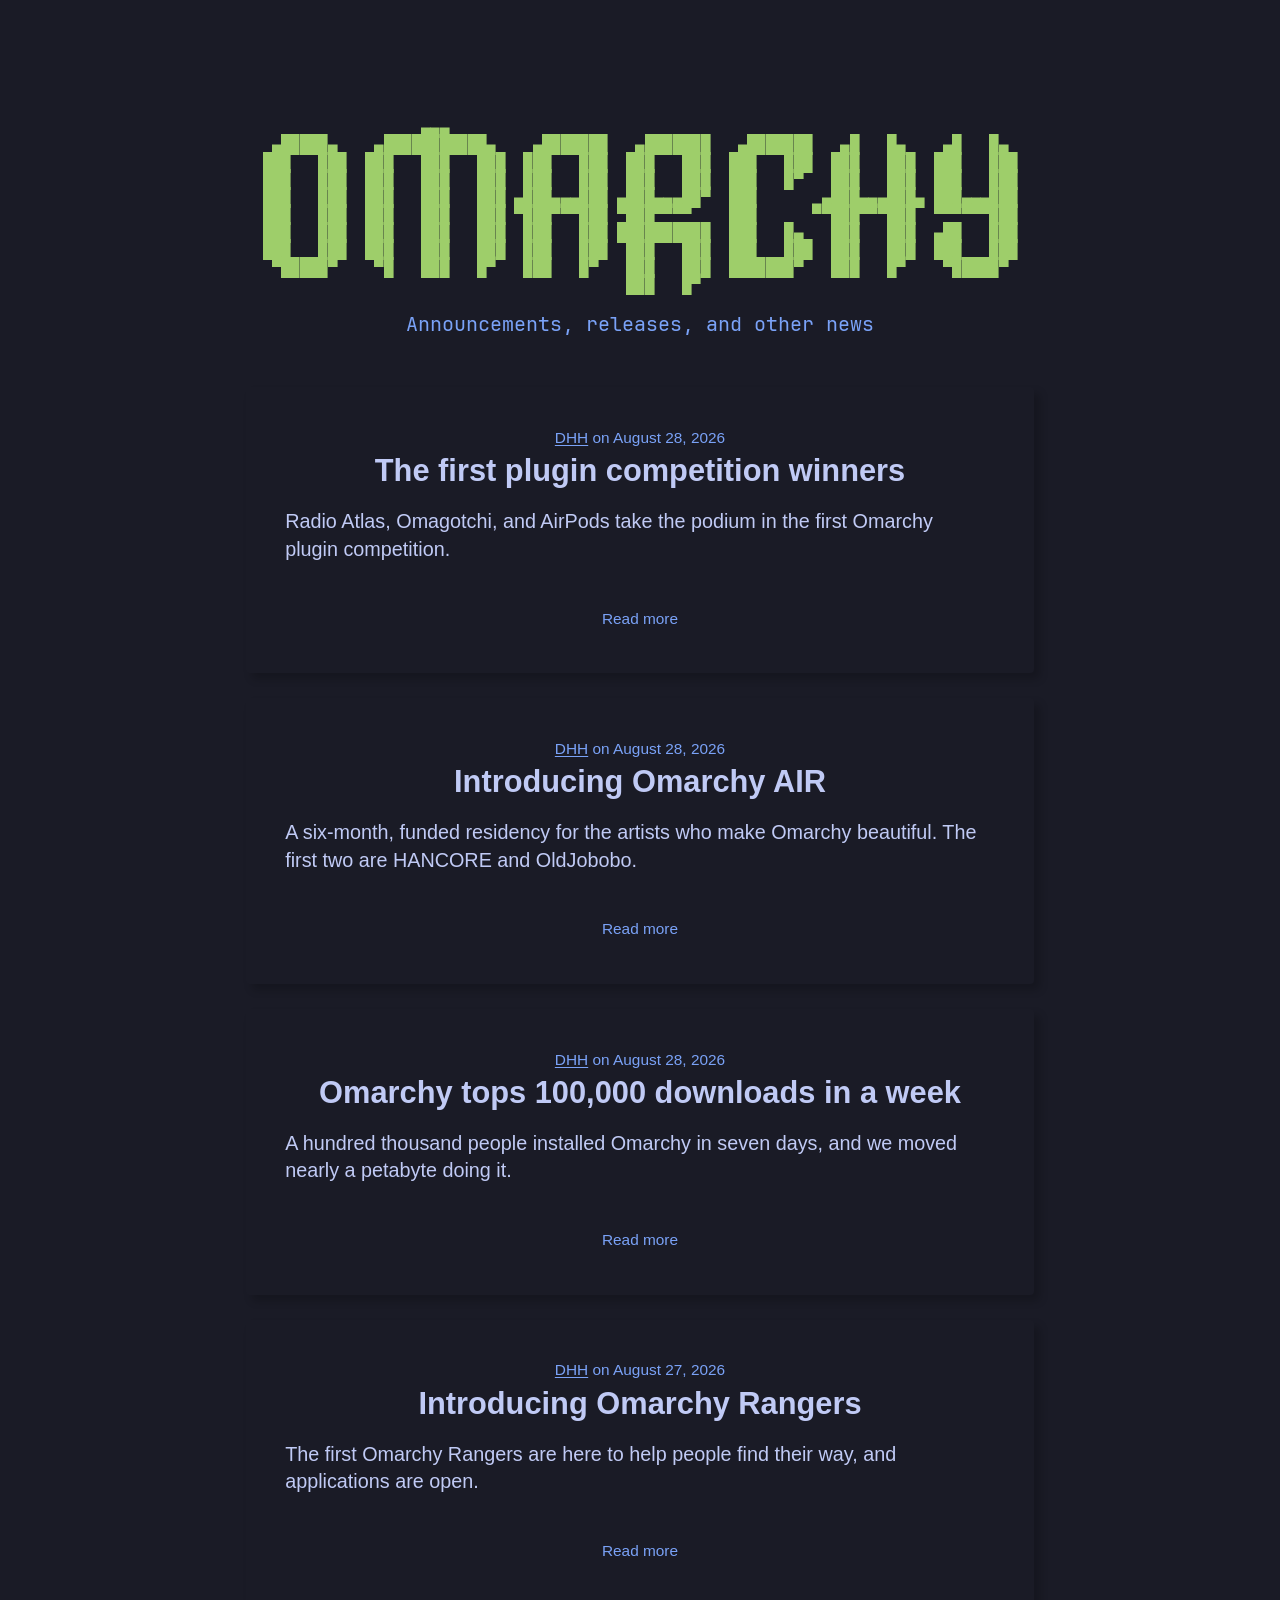
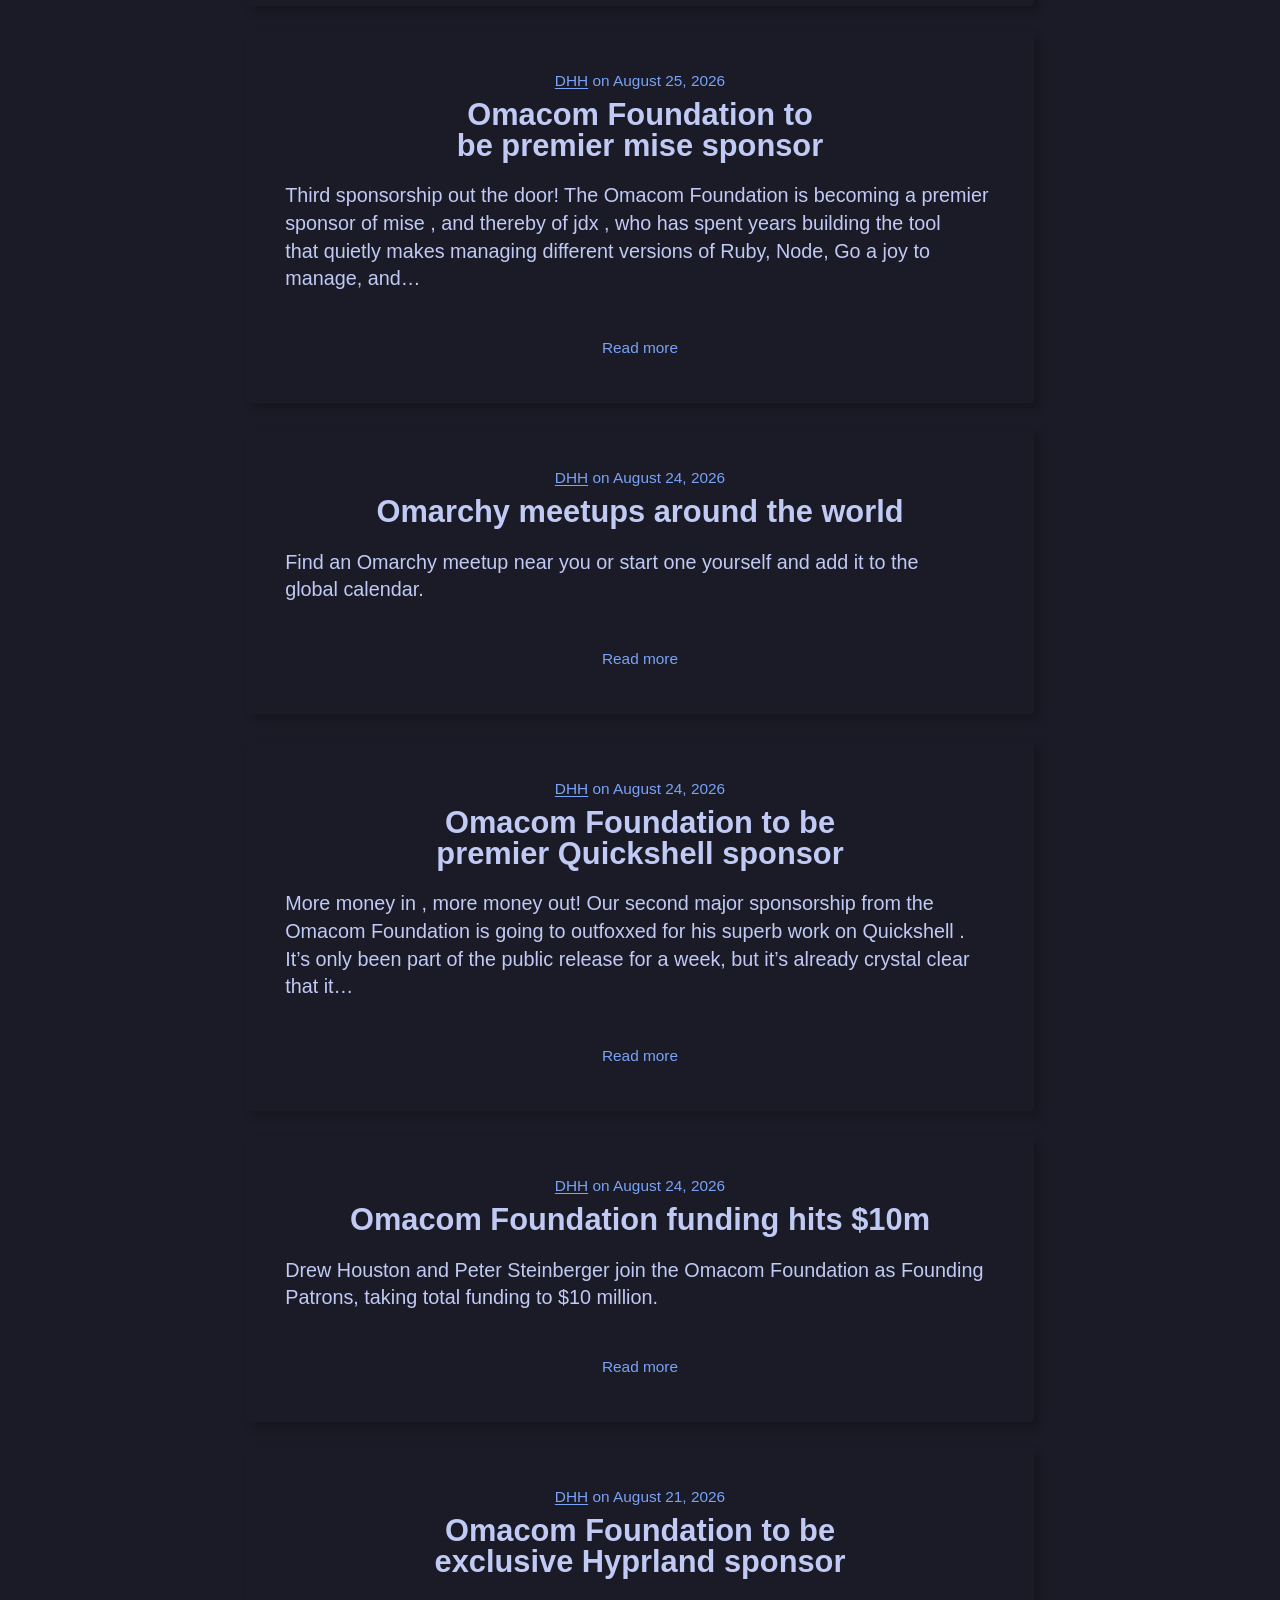
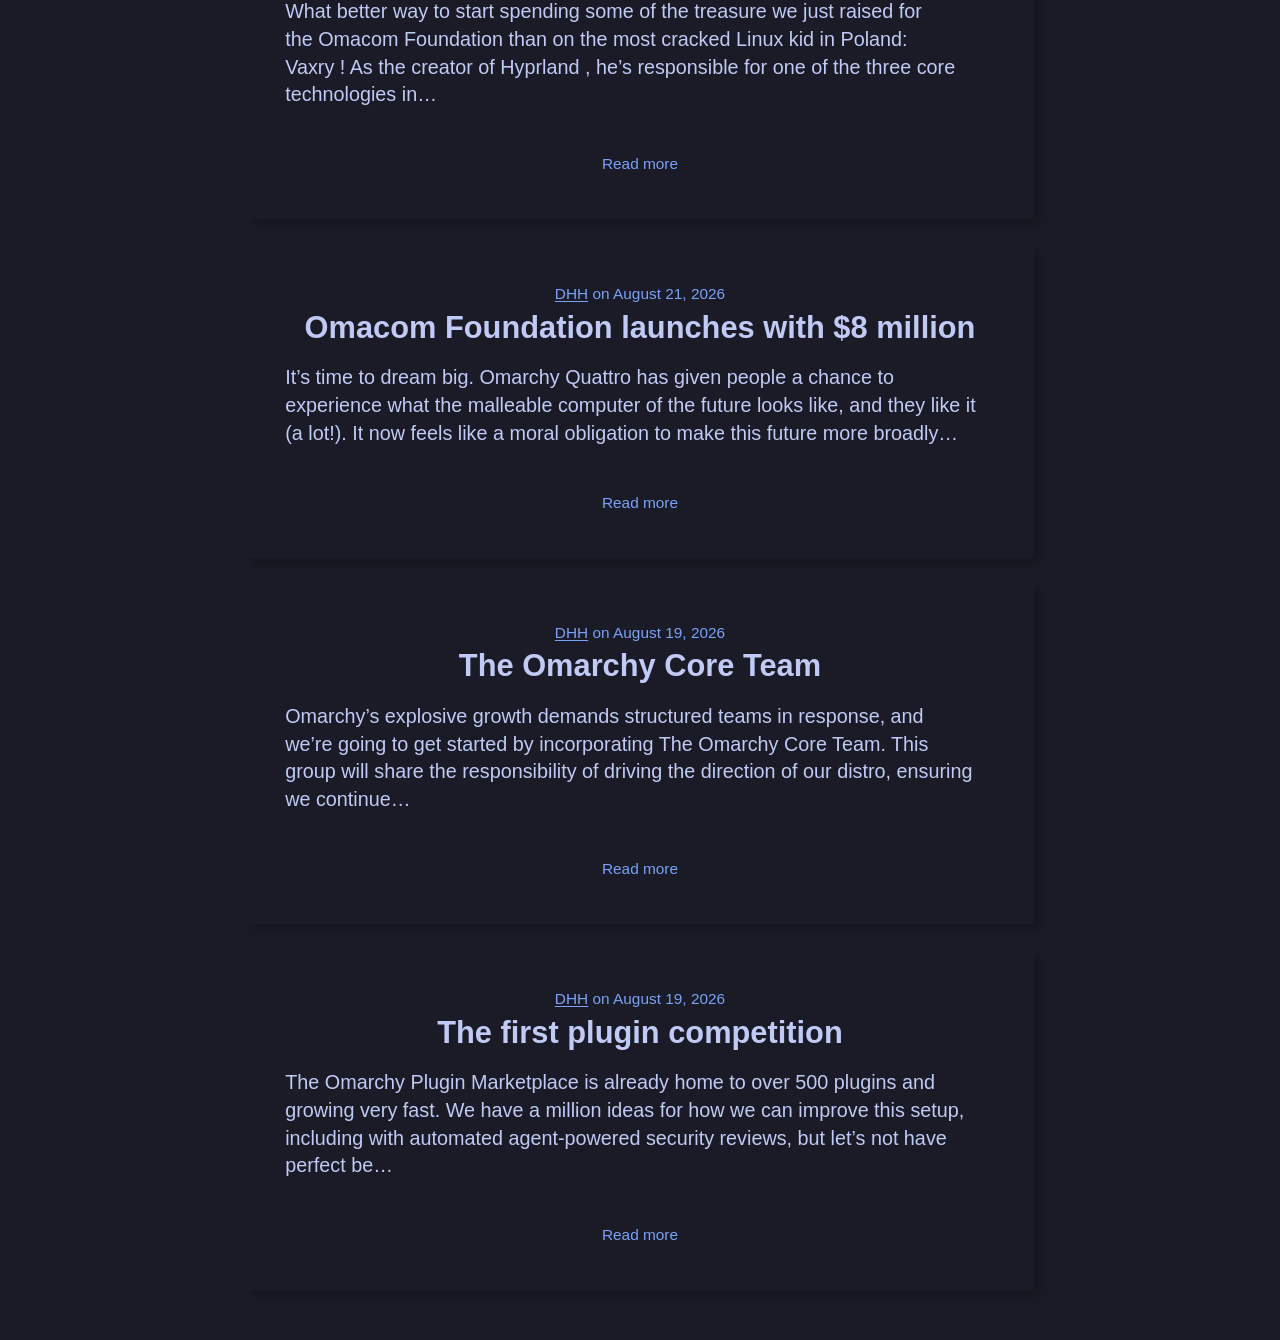
<file: news/index.html>
<!doctype html>

<html lang="en">
  <head>
    <title>Omarchy News</title>

    <meta charset="utf-8">
    <meta name="viewport" content="initial-scale=1, width=device-width">
    <meta name="description" content="Notes on the people, ideas, and releases shaping Omarchy.">
    <meta name="author" content="Omarchy">

    <link rel="canonical" href="https://omarchy.org/news">
    <link rel="icon" href="/assets/images/favicon.png">

    <meta property="og:site_name" content="Omarchy News">
    <meta property="og:title" content="Omarchy News">
    <meta property="og:description" content="Notes on the people, ideas, and releases shaping Omarchy.">
    <meta property="og:image" content="https://omarchy.org/assets/images/social.png">
    <meta property="og:image:width" content="600">
    <meta property="og:image:height" content="600">
    <meta property="og:image:alt" content="Omarchy logo">
    <meta property="og:url" content="https://omarchy.org/news">
    <meta property="og:type" content="website">

    <meta name="twitter:card" content="summary">
    <meta name="twitter:title" content="Omarchy News">
    <meta name="twitter:description" content="Notes on the people, ideas, and releases shaping Omarchy.">
    <meta name="twitter:image" content="https://omarchy.org/assets/images/social.png">
    <meta name="twitter:image:alt" content="Omarchy logo">

    <script type="application/ld+json">{"@context":"https://schema.org","@type":"Blog","name":"Omarchy News","description":"Notes on the people, ideas, and releases shaping Omarchy.","url":"https://omarchy.org/news","publisher":{"@type":"Organization","name":"Omarchy"}}</script>

    <link rel="stylesheet" href="/assets/css/reset.css">
    <link rel="stylesheet" href="/assets/css/root.css">
    <link rel="stylesheet" href="/assets/css/fonts.css">
    <link rel="stylesheet" href="/assets/css/header.css">
    <link rel="stylesheet" href="/assets/css/pre.css">
    <link rel="stylesheet" href="/assets/css/news.css">

    <script defer data-domain="omarchy.org" src="https://plausible.io/js/script.js"></script>
  </head>

  <body class="news-body">
    <div class="pre">
      <a href="/">
<pre>
                 ▄▄▄
 ▄█████▄    ▄███████████▄    ▄███████   ▄███████   ▄███████   ▄█   █▄    ▄█   █▄
███   ███  ███   ███   ███  ███   ███  ███   ███  ███   ███  ███   ███  ███   ███
███   ███  ███   ███   ███  ███   ███  ███   ███  ███   █▀   ███   ███  ███   ███
███   ███  ███   ███   ███ ▄███▄▄▄███ ▄███▄▄▄██▀  ███       ▄███▄▄▄███▄ ███▄▄▄███
███   ███  ███   ███   ███ ▀███▀▀▀███ ▀███▀▀▀▀    ███      ▀▀███▀▀▀███  ▀▀▀▀▀▀███
███   ███  ███   ███   ███  ███   ███ ██████████  ███   █▄   ███   ███  ▄██   ███
███   ███  ███   ███   ███  ███   ███  ███   ███  ███   ███  ███   ███  ███   ███
 ▀█████▀    ▀█   ███   █▀   ███   █▀   ███   ███  ███████▀   ███   █▀    ▀█████▀
                                       ███   █▀
</pre>
      </a>
    </div>

    <header class="header">
      <h1>Announcements, releases, and other news</h1>
    </header>

    <main class="news-page">
      <section class="news-list" aria-label="News posts">
        <article class="news-card">
          <header>
            <p class="news-meta">
              <span class="news-byline"><a href="https://dhh.dk" rel="author">DHH</a></span> on <time class="news-date" datetime="2026-08-28">August 28, 2026</time>
            </p>
            <h2 class="news-card__title">The first plugin competition winners</h2>
          </header>

          <div class="news-card__excerpt">Radio Atlas, Omagotchi, and AirPods take the podium in the first Omarchy plugin competition.</div>

          <a class="news-card__link" href="/news/2026/08/the-first-plugin-competition-winners" aria-label="Post: The first plugin competition winners, on August 28, 2026">Read more</a>

          <div class="news-card__more" aria-hidden="true">
            <span class="news-card__button">Read more</span>
          </div>
        </article>
        <article class="news-card">
          <header>
            <p class="news-meta">
              <span class="news-byline"><a href="https://dhh.dk" rel="author">DHH</a></span> on <time class="news-date" datetime="2026-08-28">August 28, 2026</time>
            </p>
            <h2 class="news-card__title">Introducing Omarchy AIR</h2>
          </header>

          <div class="news-card__excerpt">A six-month, funded residency for the artists who make Omarchy beautiful. The first two are HANCORE and OldJobobo.</div>

          <a class="news-card__link" href="/news/2026/08/introducing-omarchy-air" aria-label="Post: Introducing Omarchy AIR, on August 28, 2026">Read more</a>

          <div class="news-card__more" aria-hidden="true">
            <span class="news-card__button">Read more</span>
          </div>
        </article>
        <article class="news-card">
          <header>
            <p class="news-meta">
              <span class="news-byline"><a href="https://dhh.dk" rel="author">DHH</a></span> on <time class="news-date" datetime="2026-08-28">August 28, 2026</time>
            </p>
            <h2 class="news-card__title">Omarchy tops 100,000 downloads in a week</h2>
          </header>

          <div class="news-card__excerpt">A hundred thousand people installed Omarchy in seven days, and we moved nearly a petabyte doing it.</div>

          <a class="news-card__link" href="/news/2026/08/100000-downloads-in-a-week" aria-label="Post: Omarchy tops 100,000 downloads in a week, on August 28, 2026">Read more</a>

          <div class="news-card__more" aria-hidden="true">
            <span class="news-card__button">Read more</span>
          </div>
        </article>
        <article class="news-card">
          <header>
            <p class="news-meta">
              <span class="news-byline"><a href="https://dhh.dk" rel="author">DHH</a></span> on <time class="news-date" datetime="2026-08-27">August 27, 2026</time>
            </p>
            <h2 class="news-card__title">Introducing Omarchy Rangers</h2>
          </header>

          <div class="news-card__excerpt">The first Omarchy Rangers are here to help people find their way, and applications are open.</div>

          <a class="news-card__link" href="/news/2026/08/introducing-the-omarchy-rangers" aria-label="Post: Introducing Omarchy Rangers, on August 27, 2026">Read more</a>

          <div class="news-card__more" aria-hidden="true">
            <span class="news-card__button">Read more</span>
          </div>
        </article>
        <article class="news-card">
          <header>
            <p class="news-meta">
              <span class="news-byline"><a href="https://dhh.dk" rel="author">DHH</a></span> on <time class="news-date" datetime="2026-08-25">August 25, 2026</time>
            </p>
            <h2 class="news-card__title">Omacom Foundation to be premier mise sponsor</h2>
          </header>

          <div class="news-card__excerpt">Third sponsorship out the door! The Omacom Foundation is becoming a premier sponsor of mise , and thereby of jdx , who has spent years building the tool that quietly makes managing different versions of Ruby, Node, Go a joy to manage, and…</div>

          <a class="news-card__link" href="/news/2026/08/omacom-foundation-to-be-premier-mise-sponsor" aria-label="Post: Omacom Foundation to be premier mise sponsor, on August 25, 2026">Read more</a>

          <div class="news-card__more" aria-hidden="true">
            <span class="news-card__button">Read more</span>
          </div>
        </article>
        <article class="news-card">
          <header>
            <p class="news-meta">
              <span class="news-byline"><a href="https://dhh.dk" rel="author">DHH</a></span> on <time class="news-date" datetime="2026-08-24">August 24, 2026</time>
            </p>
            <h2 class="news-card__title">Omarchy meetups around the world</h2>
          </header>

          <div class="news-card__excerpt">Find an Omarchy meetup near you or start one yourself and add it to the global calendar.</div>

          <a class="news-card__link" href="/news/2026/08/omarchy-meetups-around-the-world" aria-label="Post: Omarchy meetups around the world, on August 24, 2026">Read more</a>

          <div class="news-card__more" aria-hidden="true">
            <span class="news-card__button">Read more</span>
          </div>
        </article>
        <article class="news-card">
          <header>
            <p class="news-meta">
              <span class="news-byline"><a href="https://dhh.dk" rel="author">DHH</a></span> on <time class="news-date" datetime="2026-08-24">August 24, 2026</time>
            </p>
            <h2 class="news-card__title">Omacom Foundation to be premier Quickshell sponsor</h2>
          </header>

          <div class="news-card__excerpt">More money in , more money out! Our second major sponsorship from the Omacom Foundation is going to outfoxxed for his superb work on Quickshell . It’s only been part of the public release for a week, but it’s already crystal clear that it…</div>

          <a class="news-card__link" href="/news/2026/08/omacom-foundation-to-be-premier-quickshell-sponsor" aria-label="Post: Omacom Foundation to be premier Quickshell sponsor, on August 24, 2026">Read more</a>

          <div class="news-card__more" aria-hidden="true">
            <span class="news-card__button">Read more</span>
          </div>
        </article>
        <article class="news-card">
          <header>
            <p class="news-meta">
              <span class="news-byline"><a href="https://dhh.dk" rel="author">DHH</a></span> on <time class="news-date" datetime="2026-08-24">August 24, 2026</time>
            </p>
            <h2 class="news-card__title">Omacom Foundation funding hits $10m</h2>
          </header>

          <div class="news-card__excerpt">Drew Houston and Peter Steinberger join the Omacom Foundation as Founding Patrons, taking total funding to $10 million.</div>

          <a class="news-card__link" href="/news/2026/08/omacom-foundation-funding-hits-10m" aria-label="Post: Omacom Foundation funding hits $10m, on August 24, 2026">Read more</a>

          <div class="news-card__more" aria-hidden="true">
            <span class="news-card__button">Read more</span>
          </div>
        </article>
        <article class="news-card">
          <header>
            <p class="news-meta">
              <span class="news-byline"><a href="https://dhh.dk" rel="author">DHH</a></span> on <time class="news-date" datetime="2026-08-21">August 21, 2026</time>
            </p>
            <h2 class="news-card__title">Omacom Foundation to be exclusive Hyprland sponsor</h2>
          </header>

          <div class="news-card__excerpt">What better way to start spending some of the treasure we just raised for the Omacom Foundation than on the most cracked Linux kid in Poland: Vaxry ! As the creator of Hyprland , he’s responsible for one of the three core technologies in…</div>

          <a class="news-card__link" href="/news/2026/08/omacom-foundation-to-be-exclusive-hyprland-sponsor" aria-label="Post: Omacom Foundation to be exclusive Hyprland sponsor, on August 21, 2026">Read more</a>

          <div class="news-card__more" aria-hidden="true">
            <span class="news-card__button">Read more</span>
          </div>
        </article>
        <article class="news-card">
          <header>
            <p class="news-meta">
              <span class="news-byline"><a href="https://dhh.dk" rel="author">DHH</a></span> on <time class="news-date" datetime="2026-08-21">August 21, 2026</time>
            </p>
            <h2 class="news-card__title">Omacom Foundation launches with $8 million</h2>
          </header>

          <div class="news-card__excerpt">It’s time to dream big. Omarchy Quattro has given people a chance to experience what the malleable computer of the future looks like, and they like it (a lot!). It now feels like a moral obligation to make this future more broadly…</div>

          <a class="news-card__link" href="/news/2026/08/omacom-foundation-launches-with-8-million" aria-label="Post: Omacom Foundation launches with $8 million, on August 21, 2026">Read more</a>

          <div class="news-card__more" aria-hidden="true">
            <span class="news-card__button">Read more</span>
          </div>
        </article>
        <article class="news-card">
          <header>
            <p class="news-meta">
              <span class="news-byline"><a href="https://dhh.dk" rel="author">DHH</a></span> on <time class="news-date" datetime="2026-08-19">August 19, 2026</time>
            </p>
            <h2 class="news-card__title">The Omarchy Core Team</h2>
          </header>

          <div class="news-card__excerpt">Omarchy’s explosive growth demands structured teams in response, and we’re going to get started by incorporating The Omarchy Core Team. This group will share the responsibility of driving the direction of our distro, ensuring we continue…</div>

          <a class="news-card__link" href="/news/2026/09/the-omarchy-core-team" aria-label="Post: The Omarchy Core Team, on August 19, 2026">Read more</a>

          <div class="news-card__more" aria-hidden="true">
            <span class="news-card__button">Read more</span>
          </div>
        </article>
        <article class="news-card">
          <header>
            <p class="news-meta">
              <span class="news-byline"><a href="https://dhh.dk" rel="author">DHH</a></span> on <time class="news-date" datetime="2026-08-19">August 19, 2026</time>
            </p>
            <h2 class="news-card__title">The first plugin competition</h2>
          </header>

          <div class="news-card__excerpt">The Omarchy Plugin Marketplace is already home to over 500 plugins and growing very fast. We have a million ideas for how we can improve this setup, including with automated agent-powered security reviews, but let’s not have perfect be…</div>

          <a class="news-card__link" href="/news/2026/08/the-first-plugin-competition" aria-label="Post: The first plugin competition, on August 19, 2026">Read more</a>

          <div class="news-card__more" aria-hidden="true">
            <span class="news-card__button">Read more</span>
          </div>
        </article>
      </section>
    </main>
  </body>
</html>
</file>
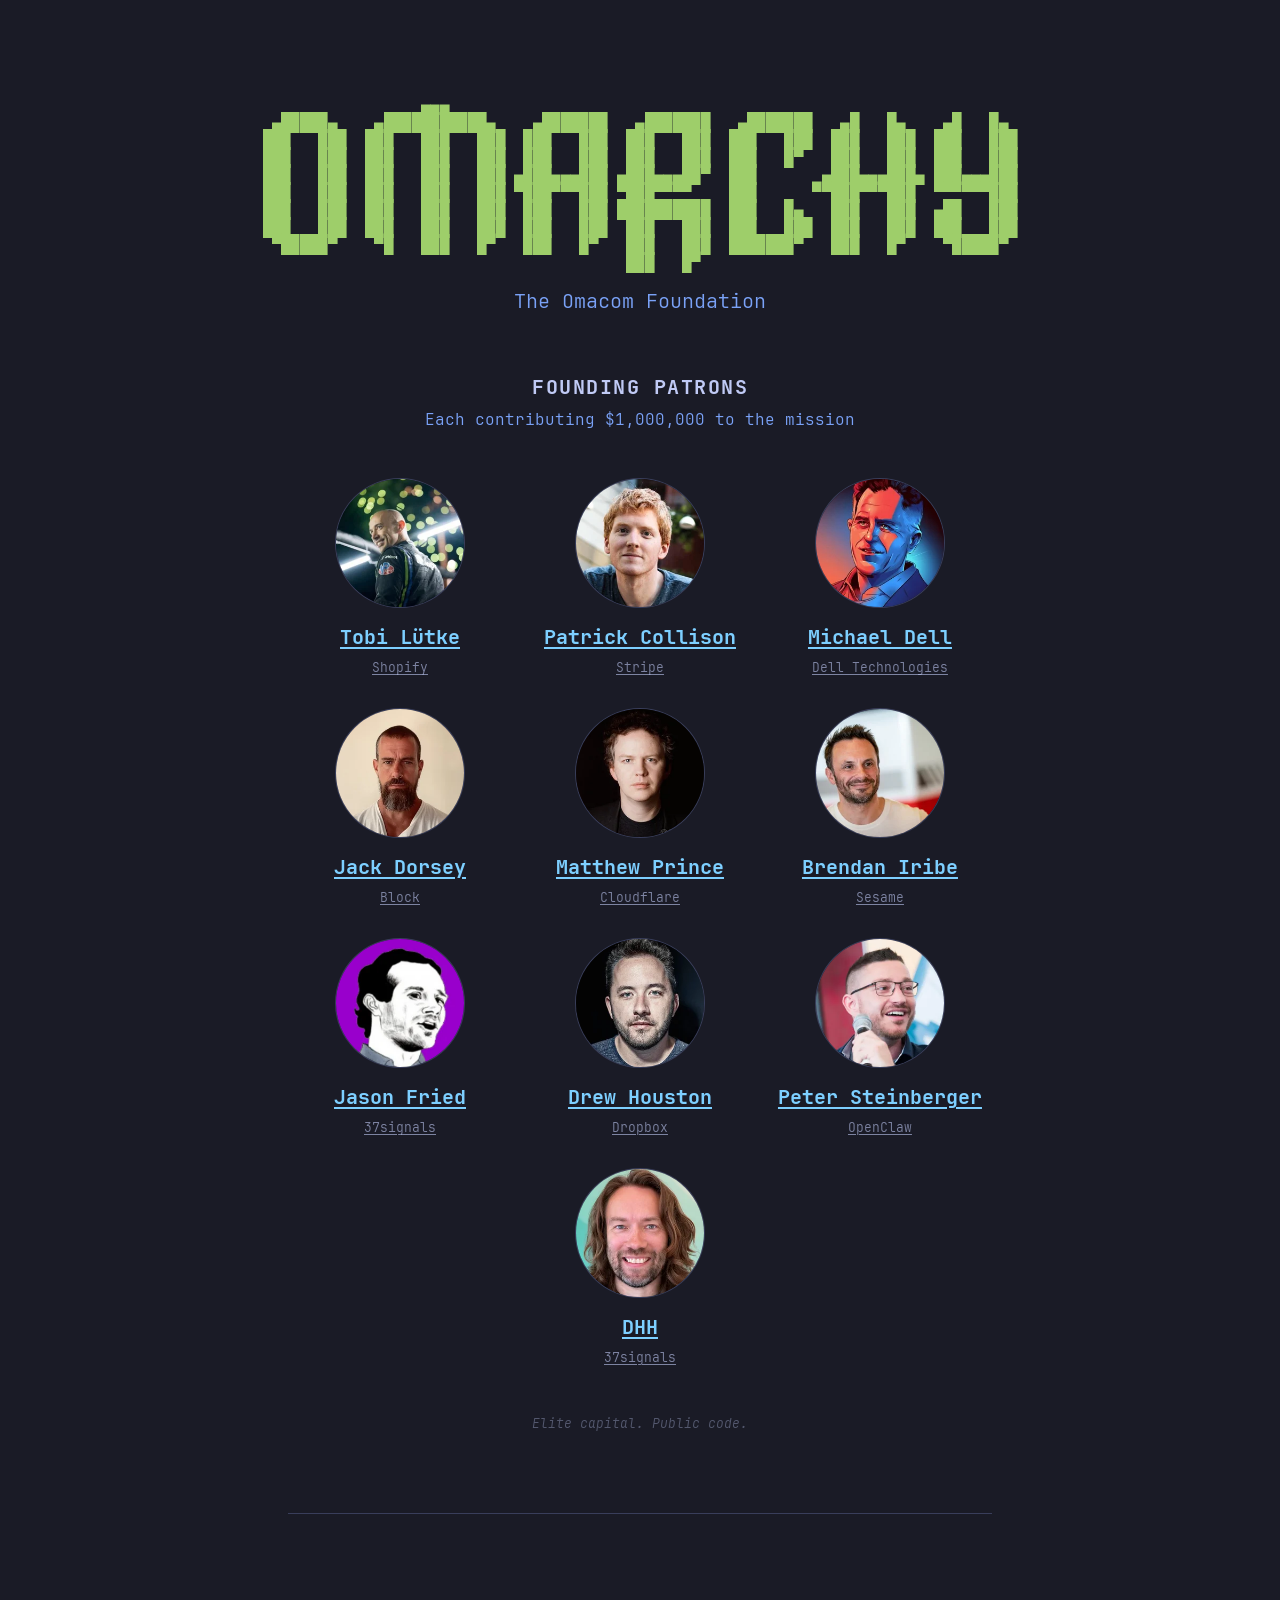
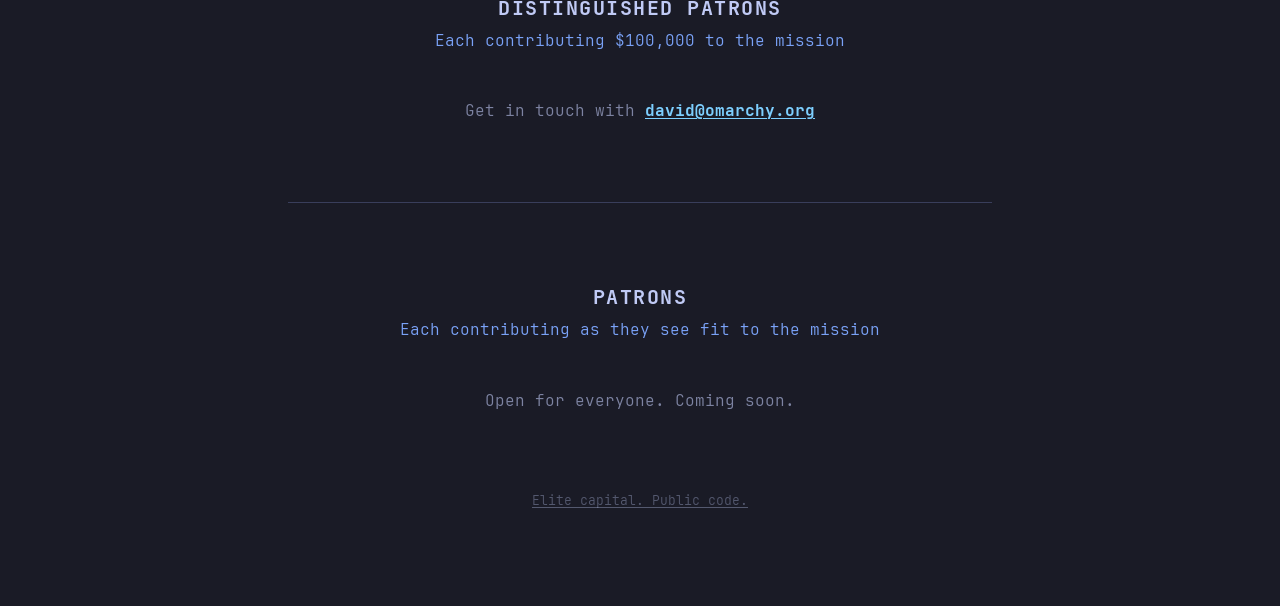
<file: patrons/index.html>
<!doctype html>

<html lang="en">
  <head>
    <title>Omacom Foundation — Omarchy</title>

    <meta charset="utf-8">
    <meta name="viewport" content="initial-scale=1, width=device-width">
    <meta name="description" content="The foundation funding Omarchy.">

    <link rel="canonical" href="https://omarchy.org/patrons">

    <meta property="og:site_name" content="Omarchy">
    <meta property="og:title" content="Omacom Foundation">
    <meta property="og:description" content="The foundation funding Omarchy.">
    <meta property="og:image" content="https://omarchy.org/assets/images/social/patrons.png">
    <meta property="og:image:width" content="2400">
    <meta property="og:image:height" content="1260">
    <meta property="og:image:alt" content="Omarchy logo">
    <meta property="og:url" content="https://omarchy.org/patrons">
    <meta property="og:type" content="website">

    <meta name="twitter:title" content="Omacom Foundation">
    <meta name="twitter:description" content="The foundation funding Omarchy.">
    <meta name="twitter:image" content="https://omarchy.org/assets/images/social/patrons.png">
    <meta name="twitter:image:alt" content="Omarchy logo">
    <meta name="twitter:card" content="summary_large_image">

    <link rel="icon" href="/assets/images/favicon.png">

    <link rel="stylesheet" type="text/css" href="/assets/css/reset.css">
    <link rel="stylesheet" type="text/css" href="/assets/css/root.css">
    <link rel="stylesheet" type="text/css" href="/assets/css/fonts.css">
    <link rel="stylesheet" type="text/css" href="/assets/css/elements.css">
    <link rel="stylesheet" type="text/css" href="/assets/css/header.css">
    <link rel="stylesheet" type="text/css" href="/assets/css/main.css">
    <link rel="stylesheet" type="text/css" href="/assets/css/pre.css">
    <link rel="stylesheet" type="text/css" href="/assets/css/teams.css">

    <script defer data-domain="omarchy.org" src="https://plausible.io/js/script.js"></script>
  </head>

  <body>
    <div class="pre">
      <a href="/">
<pre>
                 ▄▄▄
 ▄█████▄    ▄███████████▄    ▄███████   ▄███████   ▄███████   ▄█   █▄    ▄█   █▄
███   ███  ███   ███   ███  ███   ███  ███   ███  ███   ███  ███   ███  ███   ███
███   ███  ███   ███   ███  ███   ███  ███   ███  ███   █▀   ███   ███  ███   ███
███   ███  ███   ███   ███ ▄███▄▄▄███ ▄███▄▄▄██▀  ███       ▄███▄▄▄███▄ ███▄▄▄███
███   ███  ███   ███   ███ ▀███▀▀▀███ ▀███▀▀▀▀    ███      ▀▀███▀▀▀███  ▀▀▀▀▀▀███
███   ███  ███   ███   ███  ███   ███ ██████████  ███   █▄   ███   ███  ▄██   ███
███   ███  ███   ███   ███  ███   ███  ███   ███  ███   ███  ███   ███  ███   ███
 ▀█████▀    ▀█   ███   █▀   ███   █▀   ███   ███  ███████▀   ███   █▀    ▀█████▀
                                       ███   █▀
</pre>
      </a>
    </div>

    <header class="header">
      <h1>The Omacom Foundation</h1>
    </header>

    <main class="main">

      <div class="teams">

        <section class="team">
          <header class="team__header">
            <h2 class="team__name">Founding Patrons</h2>
            <p class="team__description">Each contributing $1,000,000 to the mission</p>
          </header>

          <div class="team__members">
            <article class="member">
              <img class="member__avatar" src="/assets/images/patrons/tobi-lutke.webp" width="240" height="240" alt="Tobi Lütke" loading="lazy" decoding="async">
              <h3 class="member__name"><a href="https://x.com/tobi">Tobi Lütke</a></h3>
              <p class="member__meta"><a href="https://www.shopify.com/">Shopify</a></p>
            </article>
            <article class="member">
              <img class="member__avatar" src="/assets/images/patrons/patrick-collison.webp" width="240" height="240" alt="Patrick Collison" loading="lazy" decoding="async">
              <h3 class="member__name"><a href="https://x.com/patrickc">Patrick Collison</a></h3>
              <p class="member__meta"><a href="https://stripe.com">Stripe</a></p>
            </article>
            <article class="member">
              <img class="member__avatar" src="/assets/images/patrons/michael-dell.webp" width="240" height="240" alt="Michael Dell" loading="lazy" decoding="async">
              <h3 class="member__name"><a href="https://x.com/MichaelDell">Michael Dell</a></h3>
              <p class="member__meta"><a href="https://www.dell.com">Dell Technologies</a></p>
            </article>
            <article class="member">
              <img class="member__avatar" src="/assets/images/patrons/jack-dorsey.webp" width="240" height="240" alt="Jack Dorsey" loading="lazy" decoding="async">
              <h3 class="member__name"><a href="https://x.com/jack">Jack Dorsey</a></h3>
              <p class="member__meta"><a href="https://block.xyz">Block</a></p>
            </article>
            <article class="member">
              <img class="member__avatar" src="/assets/images/patrons/matthew-prince.webp" width="240" height="240" alt="Matthew Prince" loading="lazy" decoding="async">
              <h3 class="member__name"><a href="https://x.com/eastdakota">Matthew Prince</a></h3>
              <p class="member__meta"><a href="https://www.cloudflare.com">Cloudflare</a></p>
            </article>
            <article class="member">
              <img class="member__avatar" src="/assets/images/patrons/brendan-iribe.webp" width="240" height="240" alt="Brendan Iribe" loading="lazy" decoding="async">
              <h3 class="member__name"><a href="https://x.com/brendaniribe">Brendan Iribe</a></h3>
              <p class="member__meta"><a href="https://www.sesame.com">Sesame</a></p>
            </article>
            <article class="member">
              <img class="member__avatar" src="/assets/images/patrons/jason-fried.webp" width="240" height="240" alt="Jason Fried" loading="lazy" decoding="async">
              <h3 class="member__name"><a href="https://x.com/jasonfried">Jason Fried</a></h3>
              <p class="member__meta"><a href="https://37signals.com">37signals</a></p>
            </article>
            <article class="member">
              <img class="member__avatar" src="/assets/images/patrons/drew-houston.webp" width="240" height="240" alt="Drew Houston" loading="lazy" decoding="async">
              <h3 class="member__name"><a href="https://x.com/drewhouston">Drew Houston</a></h3>
              <p class="member__meta"><a href="https://www.dropbox.com">Dropbox</a></p>
            </article>
            <article class="member">
              <img class="member__avatar" src="/assets/images/patrons/peter-steinberger.webp" width="240" height="240" alt="Peter Steinberger" loading="lazy" decoding="async">
              <h3 class="member__name"><a href="https://x.com/steipete">Peter Steinberger</a></h3>
              <p class="member__meta"><a href="https://openclaw.ai">OpenClaw</a></p>
            </article>
            <article class="member">
              <img class="member__avatar" src="/assets/images/patrons/dhh.webp" width="240" height="240" alt="DHH" loading="lazy" decoding="async">
              <h3 class="member__name"><a href="https://dhh.dk">DHH</a></h3>
              <p class="member__meta"><a href="https://37signals.com">37signals</a></p>
            </article>
          </div>

          <p class="patrons__aside"><a href="https://oligarchy.fyi">Elite capital. Public code.</a></p>
        </section>

        <section class="team">
          <header class="team__header">
            <h2 class="team__name">Distinguished Patrons</h2>
            <p class="team__description">Each contributing $100,000 to the mission</p>
          </header>

          <p class="team__note">Get in touch with <a href="mailto:david@omarchy.org">david@omarchy.org</a></p>
        </section>

        <section class="team">
          <header class="team__header">
            <h2 class="team__name">Patrons</h2>
            <p class="team__description">Each contributing as they see fit to the mission</p>
          </header>

          <p class="team__note">Open for everyone. Coming soon.</p>
        </section>

        <p class="teams__aside"><a href="https://oligarchy.fyi">Elite capital. Public code.</a></p>

      </div>

    </main>

  </body>
</html>
</file>
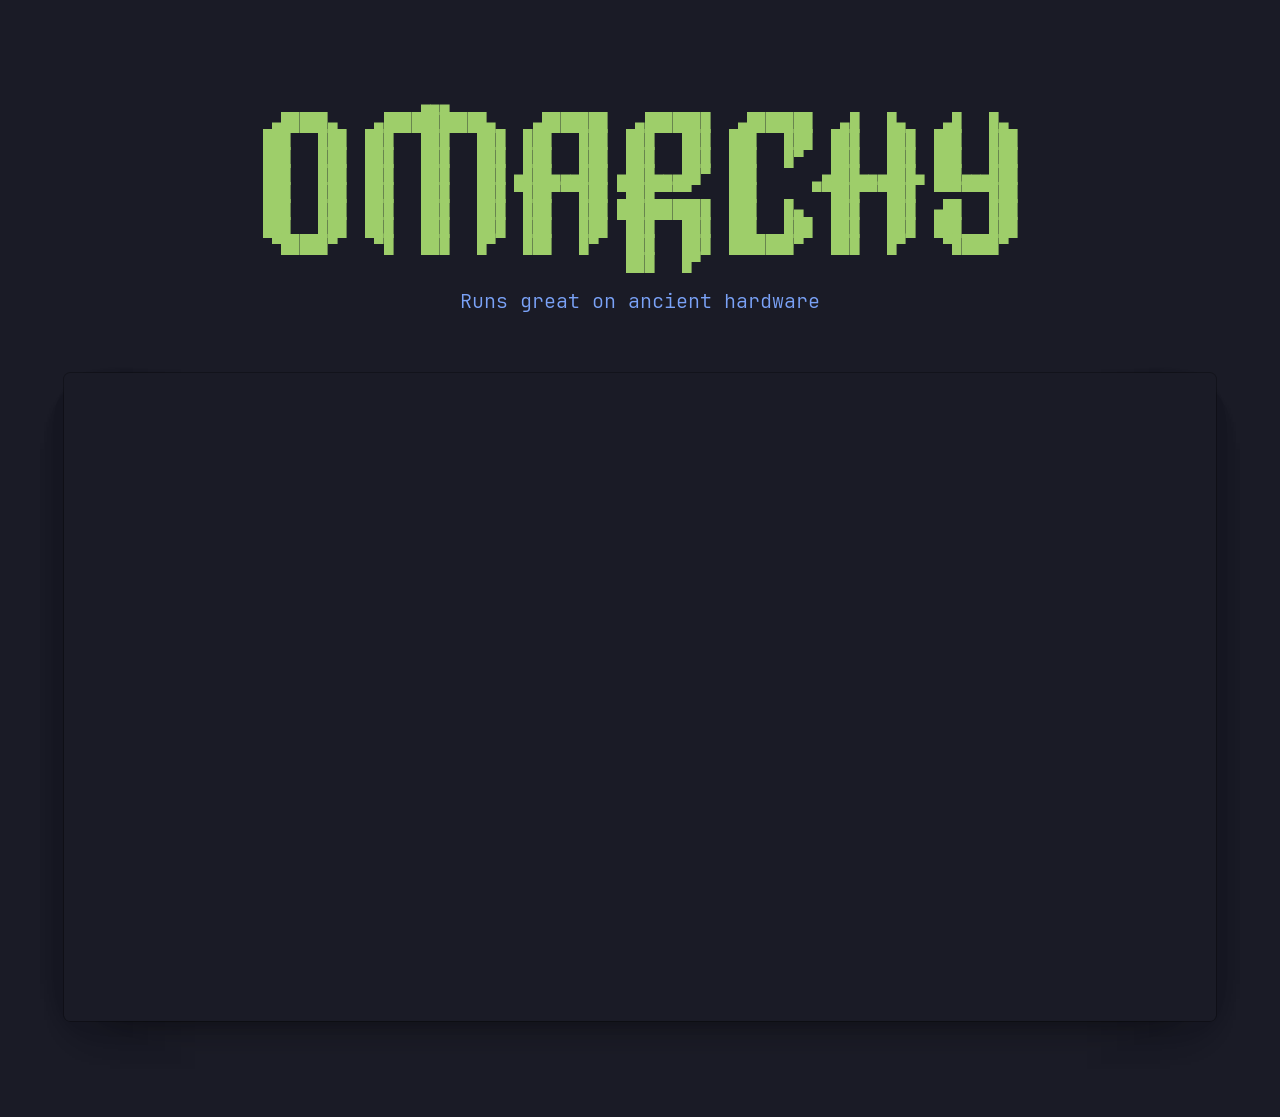
<file: potato/index.html>
<!doctype html>

<html lang="en">
  <head>
    <title>Runs great on ancient hardware — Omarchy</title>

    <meta charset="utf-8">
    <meta name="viewport" content="initial-scale=1, width=device-width">
    <meta name="description" content="Runs great on ancient hardware.">

    <link rel="canonical" href="https://omarchy.org/potato">

    <meta property="og:site_name" content="Omarchy">
    <meta property="og:title" content="Runs great on ancient hardware">
    <meta property="og:description" content="Runs great on ancient hardware.">
    <meta property="og:image" content="https://omarchy.org/assets/images/social/potato.png">
    <meta property="og:image:width" content="2400">
    <meta property="og:image:height" content="1260">
    <meta property="og:image:alt" content="Omarchy logo">
    <meta property="og:url" content="https://omarchy.org/potato">
    <meta property="og:type" content="website">

    <meta name="twitter:title" content="Runs great on ancient hardware">
    <meta name="twitter:description" content="Runs great on ancient hardware.">
    <meta name="twitter:image" content="https://omarchy.org/assets/images/social/potato.png">
    <meta name="twitter:image:alt" content="Omarchy logo">
    <meta name="twitter:card" content="summary_large_image">

    <link rel="icon" href="/assets/images/favicon.png">

    <link rel="stylesheet" type="text/css" href="/assets/css/reset.css">
    <link rel="stylesheet" type="text/css" href="/assets/css/root.css">
    <link rel="stylesheet" type="text/css" href="/assets/css/fonts.css">
    <link rel="stylesheet" type="text/css" href="/assets/css/elements.css">
    <link rel="stylesheet" type="text/css" href="/assets/css/header.css">
    <link rel="stylesheet" type="text/css" href="/assets/css/main.css">
    <link rel="stylesheet" type="text/css" href="/assets/css/pre.css">
    <link rel="stylesheet" type="text/css" href="/assets/css/video.css">

    <script defer data-domain="omarchy.org" src="https://plausible.io/js/script.js"></script>
  </head>

  <body>
    <div class="pre">
      <a href="/">
<pre>
                 ▄▄▄
 ▄█████▄    ▄███████████▄    ▄███████   ▄███████   ▄███████   ▄█   █▄    ▄█   █▄
███   ███  ███   ███   ███  ███   ███  ███   ███  ███   ███  ███   ███  ███   ███
███   ███  ███   ███   ███  ███   ███  ███   ███  ███   █▀   ███   ███  ███   ███
███   ███  ███   ███   ███ ▄███▄▄▄███ ▄███▄▄▄██▀  ███       ▄███▄▄▄███▄ ███▄▄▄███
███   ███  ███   ███   ███ ▀███▀▀▀███ ▀███▀▀▀▀    ███      ▀▀███▀▀▀███  ▀▀▀▀▀▀███
███   ███  ███   ███   ███  ███   ███ ██████████  ███   █▄   ███   ███  ▄██   ███
███   ███  ███   ███   ███  ███   ███  ███   ███  ███   ███  ███   ███  ███   ███
 ▀█████▀    ▀█   ███   █▀   ███   █▀   ███   ███  ███████▀   ███   █▀    ▀█████▀
                                       ███   █▀
</pre>
      </a>
    </div>

    <header class="header">
      <h1>Runs great on ancient hardware</h1>
    </header>

    <main class="main">

      <div class="video">
        <iframe title="Omarchy running on 2011 X220 2GB RAM (with room to spare)" src="https://www.youtube-nocookie.com/embed/jgSjG0IYw4o" allow="accelerometer; autoplay; clipboard-write; encrypted-media; gyroscope; picture-in-picture; web-share" referrerpolicy="strict-origin-when-cross-origin" allowfullscreen></iframe>
      </div>

    </main>

  </body>
</html>
</file>
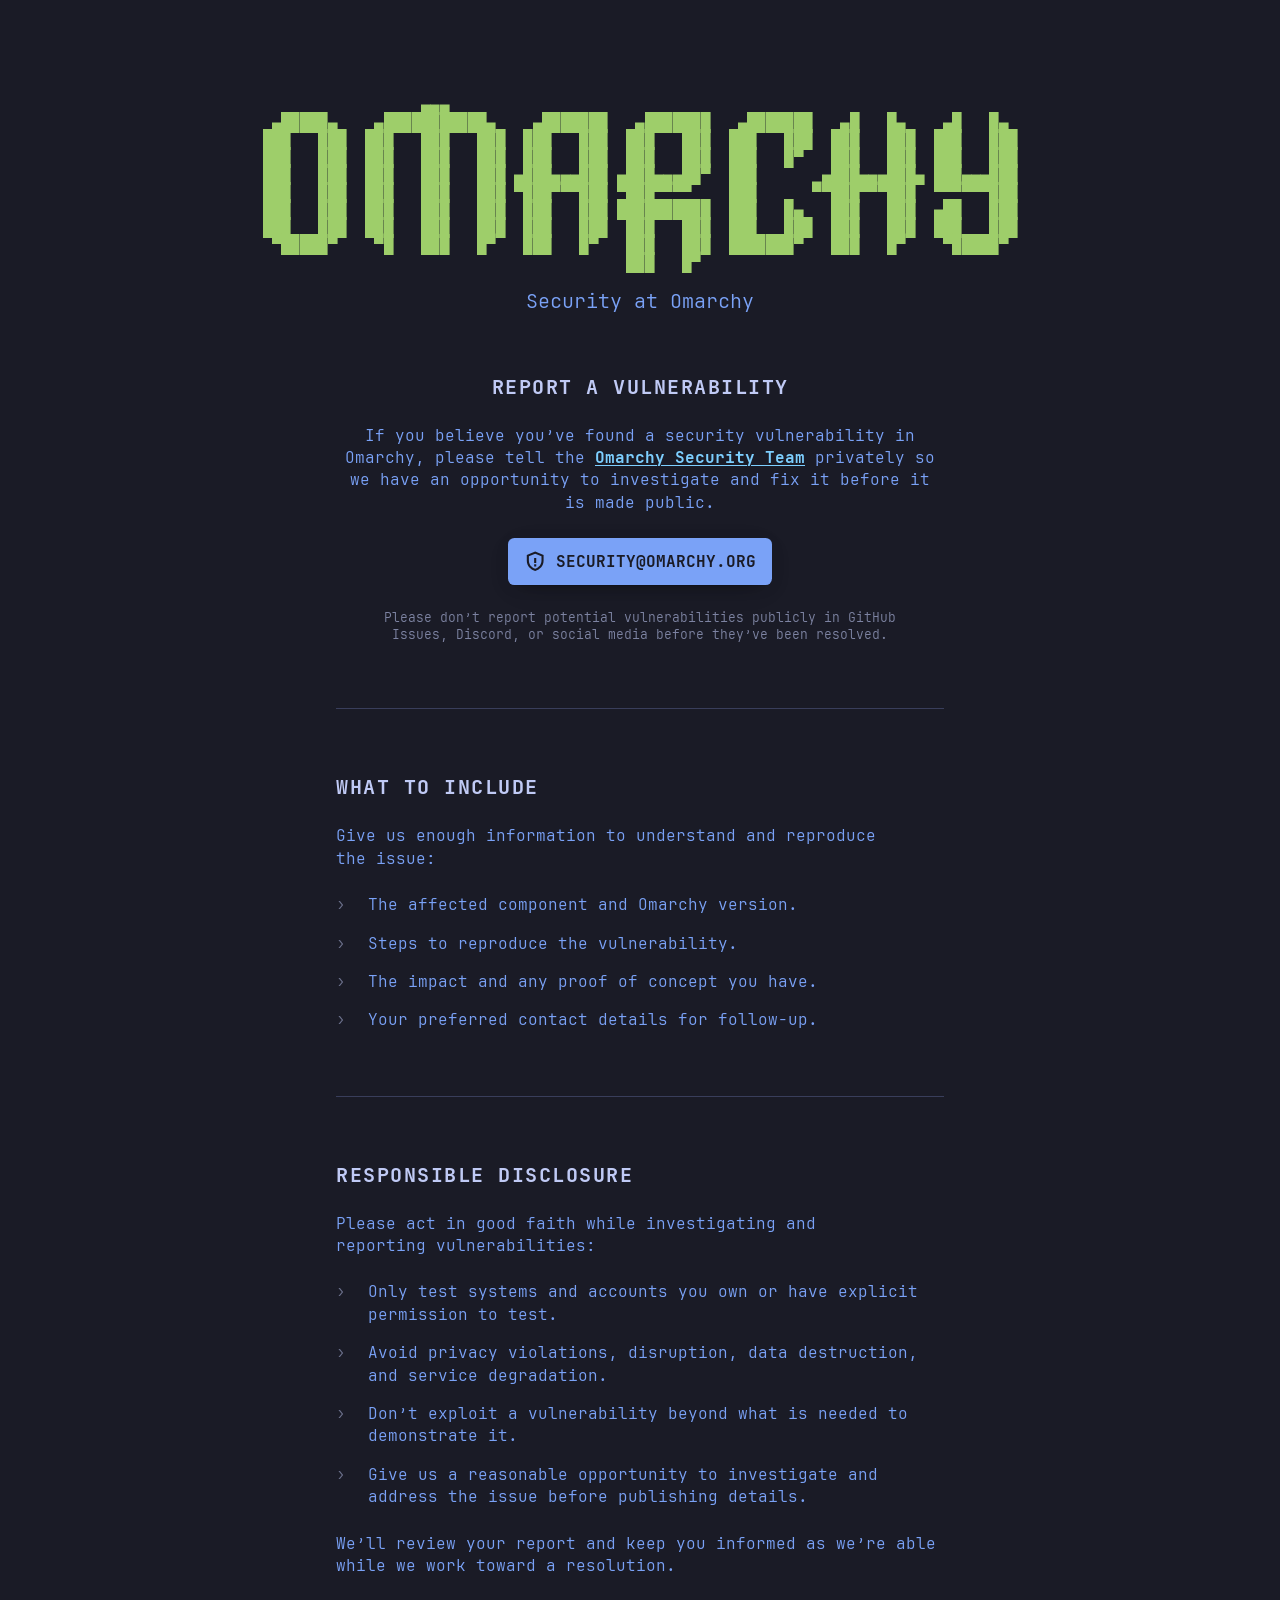
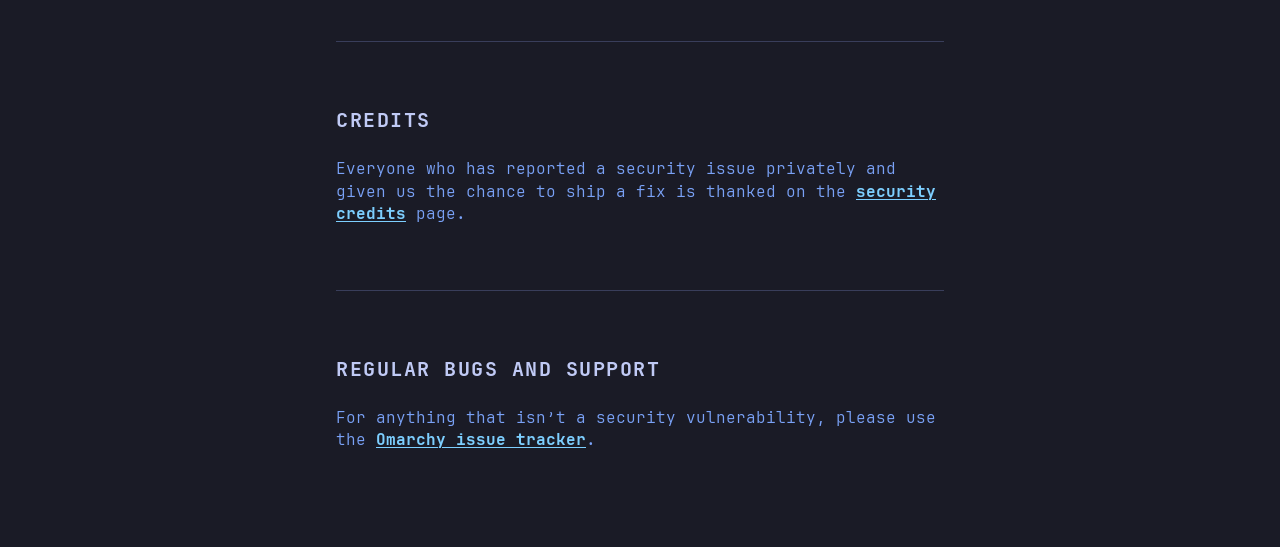
<file: security/index.html>
<!doctype html>

<html lang="en">
  <head>
    <title>Security — Omarchy</title>

    <meta charset="utf-8">
    <meta name="viewport" content="initial-scale=1, width=device-width">
    <meta name="description" content="How to responsibly report a security vulnerability in Omarchy.">

    <link rel="canonical" href="https://omarchy.org/security">

    <meta property="og:site_name" content="Omarchy">
    <meta property="og:title" content="Security at Omarchy">
    <meta property="og:description" content="How to responsibly report a security vulnerability in Omarchy.">
    <meta property="og:image" content="https://omarchy.org/assets/images/opengraph.png">
    <meta property="og:image:width" content="2400">
    <meta property="og:image:height" content="1260">
    <meta property="og:image:alt" content="Omarchy logo">
    <meta property="og:url" content="https://omarchy.org/security">
    <meta property="og:type" content="website">

    <meta name="twitter:title" content="Security at Omarchy">
    <meta name="twitter:description" content="How to responsibly report a security vulnerability in Omarchy.">
    <meta name="twitter:image" content="https://omarchy.org/assets/images/opengraph.png">
    <meta name="twitter:image:alt" content="Omarchy logo">
    <meta name="twitter:card" content="summary_large_image">

    <link rel="icon" href="/assets/images/favicon.png">

    <link rel="stylesheet" type="text/css" href="/assets/css/reset.css">
    <link rel="stylesheet" type="text/css" href="/assets/css/root.css">
    <link rel="stylesheet" type="text/css" href="/assets/css/fonts.css">
    <link rel="stylesheet" type="text/css" href="/assets/css/elements.css">
    <link rel="stylesheet" type="text/css" href="/assets/css/button.css">
    <link rel="stylesheet" type="text/css" href="/assets/css/header.css">
    <link rel="stylesheet" type="text/css" href="/assets/css/main.css">
    <link rel="stylesheet" type="text/css" href="/assets/css/pre.css">
    <link rel="stylesheet" type="text/css" href="/assets/css/security.css">

    <script defer data-domain="omarchy.org" src="https://plausible.io/js/script.js"></script>
  </head>

  <body>
    <div class="pre">
      <a href="/">
<pre>
                 ▄▄▄
 ▄█████▄    ▄███████████▄    ▄███████   ▄███████   ▄███████   ▄█   █▄    ▄█   █▄
███   ███  ███   ███   ███  ███   ███  ███   ███  ███   ███  ███   ███  ███   ███
███   ███  ███   ███   ███  ███   ███  ███   ███  ███   █▀   ███   ███  ███   ███
███   ███  ███   ███   ███ ▄███▄▄▄███ ▄███▄▄▄██▀  ███       ▄███▄▄▄███▄ ███▄▄▄███
███   ███  ███   ███   ███ ▀███▀▀▀███ ▀███▀▀▀▀    ███      ▀▀███▀▀▀███  ▀▀▀▀▀▀███
███   ███  ███   ███   ███  ███   ███ ██████████  ███   █▄   ███   ███  ▄██   ███
███   ███  ███   ███   ███  ███   ███  ███   ███  ███   ███  ███   ███  ███   ███
 ▀█████▀    ▀█   ███   █▀   ███   █▀   ███   ███  ███████▀   ███   █▀    ▀█████▀
                                       ███   █▀
</pre>
      </a>
    </div>

    <header class="header">
      <h1>Security at Omarchy</h1>
    </header>

    <main class="main">

      <div class="security">

        <section class="security__intro">
          <h2>Report a vulnerability</h2>
          <p>If you believe you&rsquo;ve found a security vulnerability in Omarchy, please tell the <a href="/teams/#security">Omarchy Security Team</a> privately so we have an opportunity to investigate and fix it before it is made public.</p>

          <a class="button" href="mailto:security@omarchy.org?subject=Security%20report" aria-label="Email a security report to security@omarchy.org">
            <svg viewBox="0 0 32 32" aria-hidden="true"><path d="M16 2 28 7v8c0 7.6-4.9 12.7-12 15C8.9 27.7 4 22.6 4 15V7l12-5zm0 3.2L7 9v6c0 5.8 3.5 9.8 9 11.9 5.5-2.1 9-6.1 9-11.9V9l-9-3.8zm-1.5 6.3h3v7h-3v-7zm0 9h3v3h-3v-3z" fill="currentColor"/></svg>
            <span>security@omarchy.org</span>
          </a>

          <p class="security__warning">Please don&rsquo;t report potential vulnerabilities publicly in GitHub Issues, Discord, or social media before they&rsquo;ve been resolved.</p>
        </section>

        <section class="security__section">
          <h2>What to include</h2>
          <p>Give us enough information to understand and reproduce the issue:</p>

          <ul>
            <li>The affected component and Omarchy version.</li>
            <li>Steps to reproduce the vulnerability.</li>
            <li>The impact and any proof of concept you have.</li>
            <li>Your preferred contact details for follow-up.</li>
          </ul>
        </section>

        <section class="security__section">
          <h2>Responsible disclosure</h2>
          <p>Please act in good faith while investigating and reporting vulnerabilities:</p>

          <ul>
            <li>Only test systems and accounts you own or have explicit permission to test.</li>
            <li>Avoid privacy violations, disruption, data destruction, and service degradation.</li>
            <li>Don&rsquo;t exploit a vulnerability beyond what is needed to demonstrate it.</li>
            <li>Give us a reasonable opportunity to investigate and address the issue before publishing details.</li>
          </ul>

          <p>We&rsquo;ll review your report and keep you informed as we&rsquo;re able while we work toward a resolution.</p>
        </section>

        <section class="security__section">
          <h2>Credits</h2>
          <p>Everyone who has reported a security issue privately and given us the chance to ship a fix is thanked on the <a href="/security/credits/">security credits</a> page.</p>
        </section>

        <section class="security__section">
          <h2>Regular bugs and support</h2>
          <p>For anything that isn&rsquo;t a security vulnerability, please use the <a href="https://github.com/omacom/omarchy/issues">Omarchy issue tracker</a>.</p>
        </section>

      </div>

    </main>

  </body>
</html>
</file>
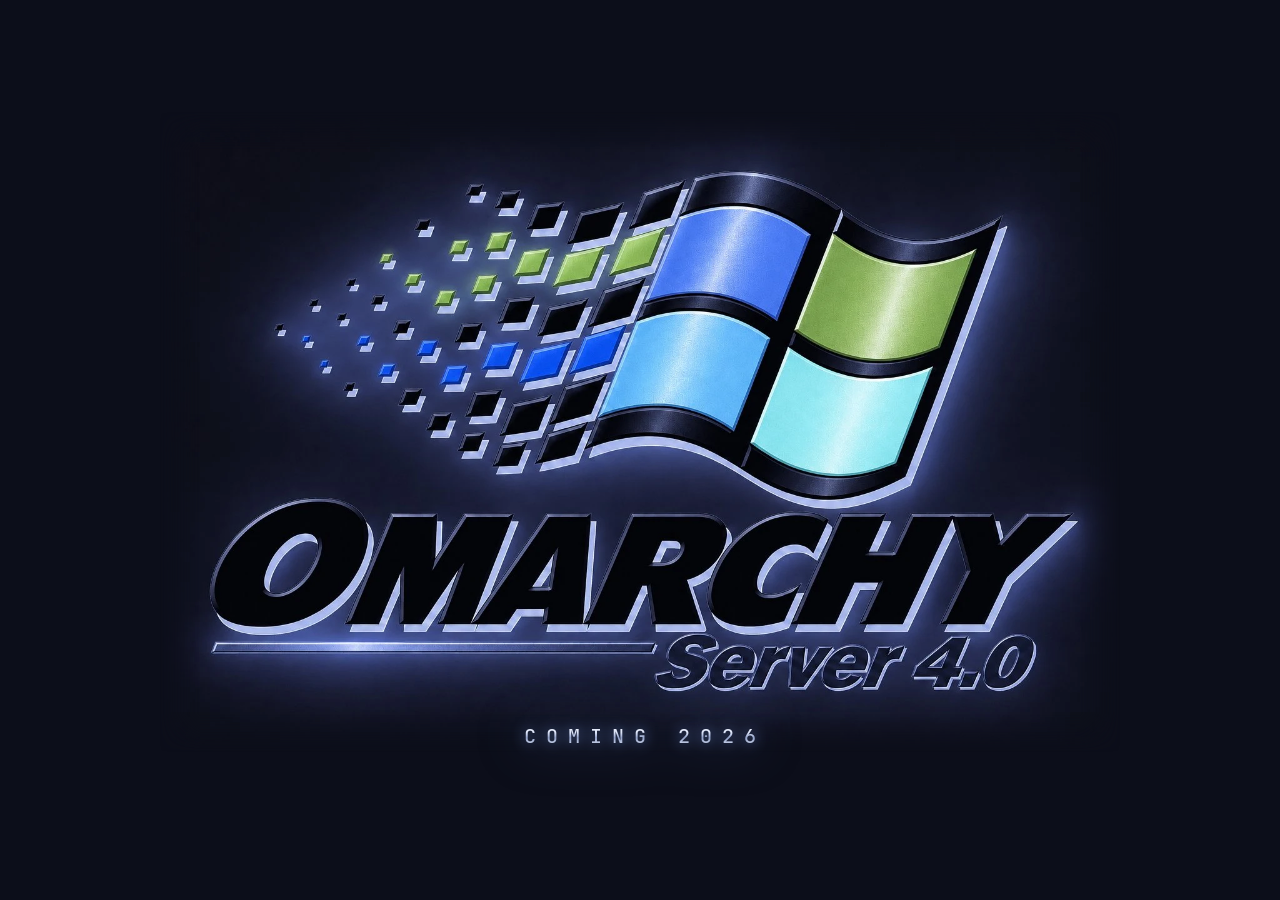
<file: server/index.html>
<!doctype html>

<html lang="en">
  <head>
    <title>Omarchy Server 4.0</title>

    <meta charset="utf-8">
    <meta name="viewport" content="initial-scale=1, width=device-width">
    <meta name="description" content="Coming 2026">

    <link rel="canonical" href="https://omarchy.org/server">

    <meta property="og:site_name" content="Omarchy">
    <meta property="og:title" content="Omarchy Server 4.0">
    <meta property="og:description" content="Coming 2026">
    <meta property="og:image" content="https://omarchy.org/assets/images/social/server.jpg">
    <meta property="og:image:width" content="2400">
    <meta property="og:image:height" content="1260">
    <meta property="og:image:alt" content="Omarchy Server 4.0">
    <meta property="og:url" content="https://omarchy.org/server">
    <meta property="og:type" content="website">

    <meta name="twitter:title" content="Omarchy Server 4.0">
    <meta name="twitter:description" content="Coming 2026">
    <meta name="twitter:image" content="https://omarchy.org/assets/images/social/server.jpg">
    <meta name="twitter:image:alt" content="Omarchy Server 4.0">
    <meta name="twitter:card" content="summary_large_image">

    <link rel="icon" href="/assets/images/favicon.png">

    <link rel="stylesheet" type="text/css" href="/assets/css/reset.css">
    <link rel="stylesheet" type="text/css" href="/assets/css/root.css">
    <link rel="stylesheet" type="text/css" href="/assets/css/fonts.css">
    <link rel="stylesheet" type="text/css" href="/assets/css/elements.css">
    <link rel="stylesheet" type="text/css" href="/assets/css/main.css">
    <link rel="stylesheet" type="text/css" href="/assets/css/server.css">

    <script defer data-domain="omarchy.org" src="https://plausible.io/js/script.js"></script>
  </head>

  <body class="server-body">
    <main class="main main--error">
      <div class="server">
        <a href="/" aria-label="Omarchy">
          <img src="/assets/images/omarchy-server.webp" width="1536" height="1024" alt="Omarchy Server 4.0">
        </a>
        <p class="server__coming">Coming 2026</p>
      </div>
    </main>
  </body>
</html>
</file>
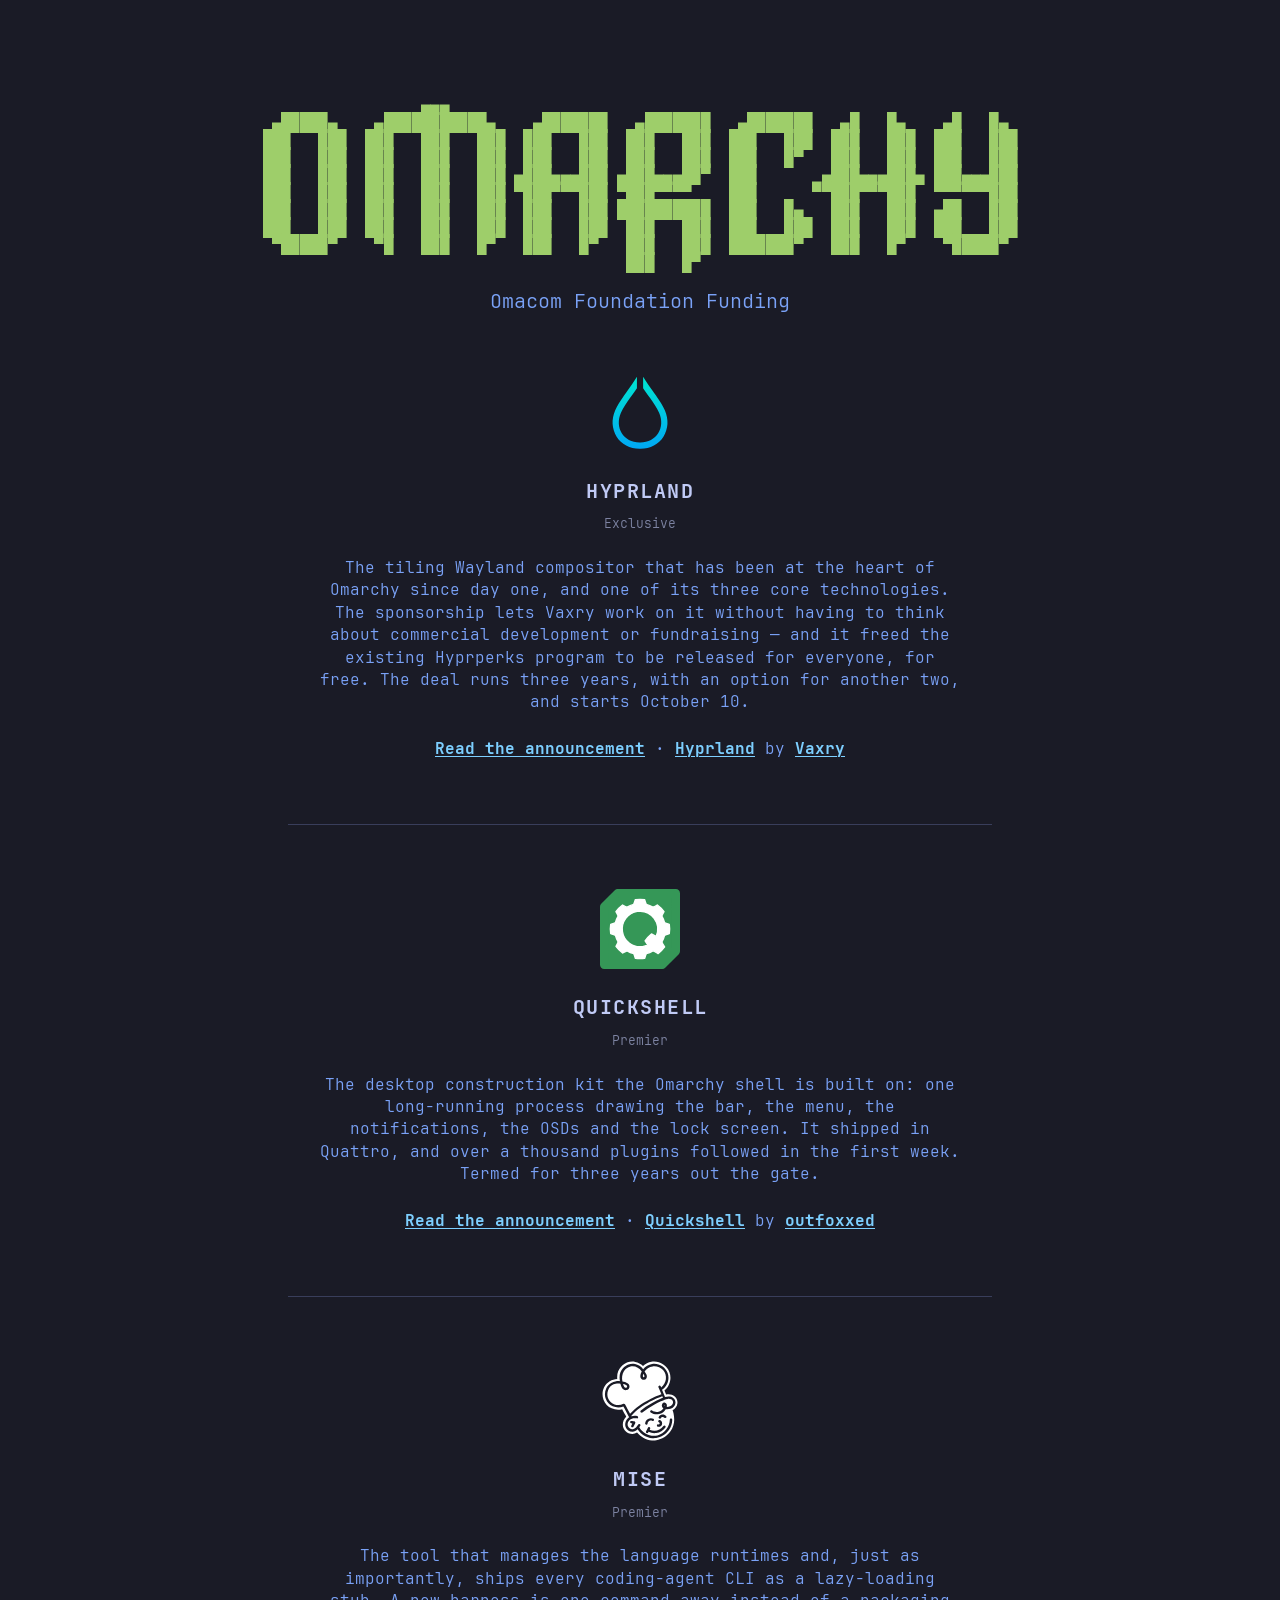
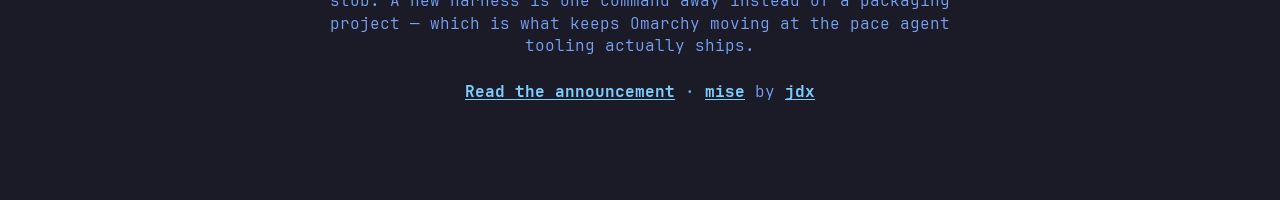
<file: sponsorships/index.html>
<!doctype html>

<html lang="en">
  <head>
    <title>Sponsorships — Omarchy</title>

    <meta charset="utf-8">
    <meta name="viewport" content="initial-scale=1, width=device-width">
    <meta name="description" content="The open-source projects the Omacom Foundation sponsors: Hyprland, Quickshell, and mise.">

    <link rel="canonical" href="https://omarchy.org/sponsorships">

    <meta property="og:site_name" content="Omarchy">
    <meta property="og:title" content="Sponsorships">
    <meta property="og:description" content="The open-source projects the Omacom Foundation sponsors: Hyprland, Quickshell, and mise.">
    <meta property="og:image" content="https://omarchy.org/assets/images/social/sponsorships.png">
    <meta property="og:image:width" content="2400">
    <meta property="og:image:height" content="1260">
    <meta property="og:image:alt" content="Omarchy logo">
    <meta property="og:url" content="https://omarchy.org/sponsorships">
    <meta property="og:type" content="website">

    <meta name="twitter:title" content="Sponsorships">
    <meta name="twitter:description" content="The open-source projects the Omacom Foundation sponsors: Hyprland, Quickshell, and mise.">
    <meta name="twitter:image" content="https://omarchy.org/assets/images/social/sponsorships.png">
    <meta name="twitter:image:alt" content="Omarchy logo">
    <meta name="twitter:card" content="summary_large_image">

    <link rel="icon" href="/assets/images/favicon.png">

    <link rel="stylesheet" type="text/css" href="/assets/css/reset.css">
    <link rel="stylesheet" type="text/css" href="/assets/css/root.css">
    <link rel="stylesheet" type="text/css" href="/assets/css/fonts.css">
    <link rel="stylesheet" type="text/css" href="/assets/css/elements.css">
    <link rel="stylesheet" type="text/css" href="/assets/css/header.css">
    <link rel="stylesheet" type="text/css" href="/assets/css/main.css">
    <link rel="stylesheet" type="text/css" href="/assets/css/pre.css">
    <link rel="stylesheet" type="text/css" href="/assets/css/sponsorships.css">

    <script defer data-domain="omarchy.org" src="https://plausible.io/js/script.js"></script>
  </head>

  <body>
    <div class="pre">
      <a href="/">
<pre>
                 ▄▄▄
 ▄█████▄    ▄███████████▄    ▄███████   ▄███████   ▄███████   ▄█   █▄    ▄█   █▄
███   ███  ███   ███   ███  ███   ███  ███   ███  ███   ███  ███   ███  ███   ███
███   ███  ███   ███   ███  ███   ███  ███   ███  ███   █▀   ███   ███  ███   ███
███   ███  ███   ███   ███ ▄███▄▄▄███ ▄███▄▄▄██▀  ███       ▄███▄▄▄███▄ ███▄▄▄███
███   ███  ███   ███   ███ ▀███▀▀▀███ ▀███▀▀▀▀    ███      ▀▀███▀▀▀███  ▀▀▀▀▀▀███
███   ███  ███   ███   ███  ███   ███ ██████████  ███   █▄   ███   ███  ▄██   ███
███   ███  ███   ███   ███  ███   ███  ███   ███  ███   ███  ███   ███  ███   ███
 ▀█████▀    ▀█   ███   █▀   ███   █▀   ███   ███  ███████▀   ███   █▀    ▀█████▀
                                       ███   █▀
</pre>
      </a>
    </div>

    <header class="header">
      <h1>Omacom Foundation Funding</h1>
    </header>

    <main class="main">

      <div class="sponsorships">

        <section class="sponsorship" id="hyprland">
          <div class="sponsorship__logo">
            <a href="https://hypr.land/"><img src="/assets/images/logos/hyprland.svg" alt="Hyprland" loading="lazy" decoding="async"></a>
          </div>

          <h2 class="sponsorship__name">Hyprland</h2>
          <p class="sponsorship__terms">Exclusive</p>

          <p class="sponsorship__body">The tiling Wayland compositor that has been at the heart of Omarchy since day one, and one of its three core technologies. The sponsorship lets Vaxry work on it without having to think about commercial development or fundraising — and it freed the existing Hyprperks program to be released for everyone, for free. The deal runs three years, with an option for another two, and starts October 10.</p>

          <p><a href="/news/2026/08/omacom-foundation-to-be-exclusive-hyprland-sponsor">Read the announcement</a> &middot; <a href="https://hypr.land/">Hyprland</a> by <a href="https://x.com/vaxryy">Vaxry</a></p>
        </section>

        <section class="sponsorship" id="quickshell">
          <div class="sponsorship__logo">
            <a href="https://quickshell.org/"><img src="/assets/images/logos/quickshell.svg" alt="Quickshell" loading="lazy" decoding="async"></a>
          </div>

          <h2 class="sponsorship__name">Quickshell</h2>
          <p class="sponsorship__terms">Premier</p>

          <p class="sponsorship__body">The desktop construction kit the Omarchy shell is built on: one long-running process drawing the bar, the menu, the notifications, the OSDs and the lock screen. It shipped in Quattro, and over a thousand plugins followed in the first week. Termed for three years out the gate.</p>

          <p><a href="/news/2026/08/omacom-foundation-to-be-premier-quickshell-sponsor">Read the announcement</a> &middot; <a href="https://quickshell.org/">Quickshell</a> by <a href="https://x.com/outfoxxedd">outfoxxed</a></p>
        </section>

        <section class="sponsorship" id="mise">
          <div class="sponsorship__logo">
            <a href="https://mise.jdx.dev/"><img src="/assets/images/logos/mise.svg" alt="mise" loading="lazy" decoding="async"></a>
          </div>

          <h2 class="sponsorship__name">mise</h2>
          <p class="sponsorship__terms">Premier</p>

          <p class="sponsorship__body">The tool that manages the language runtimes and, just as importantly, ships every coding-agent CLI as a lazy-loading stub. A new harness is one command away instead of a packaging project — which is what keeps Omarchy moving at the pace agent tooling actually ships.</p>

          <p><a href="/news/2026/08/omacom-foundation-to-be-premier-mise-sponsor">Read the announcement</a> &middot; <a href="https://mise.jdx.dev/">mise</a> by <a href="https://x.com/jdxcode">jdx</a></p>
        </section>

      </div>

    </main>

  </body>
</html>
</file>
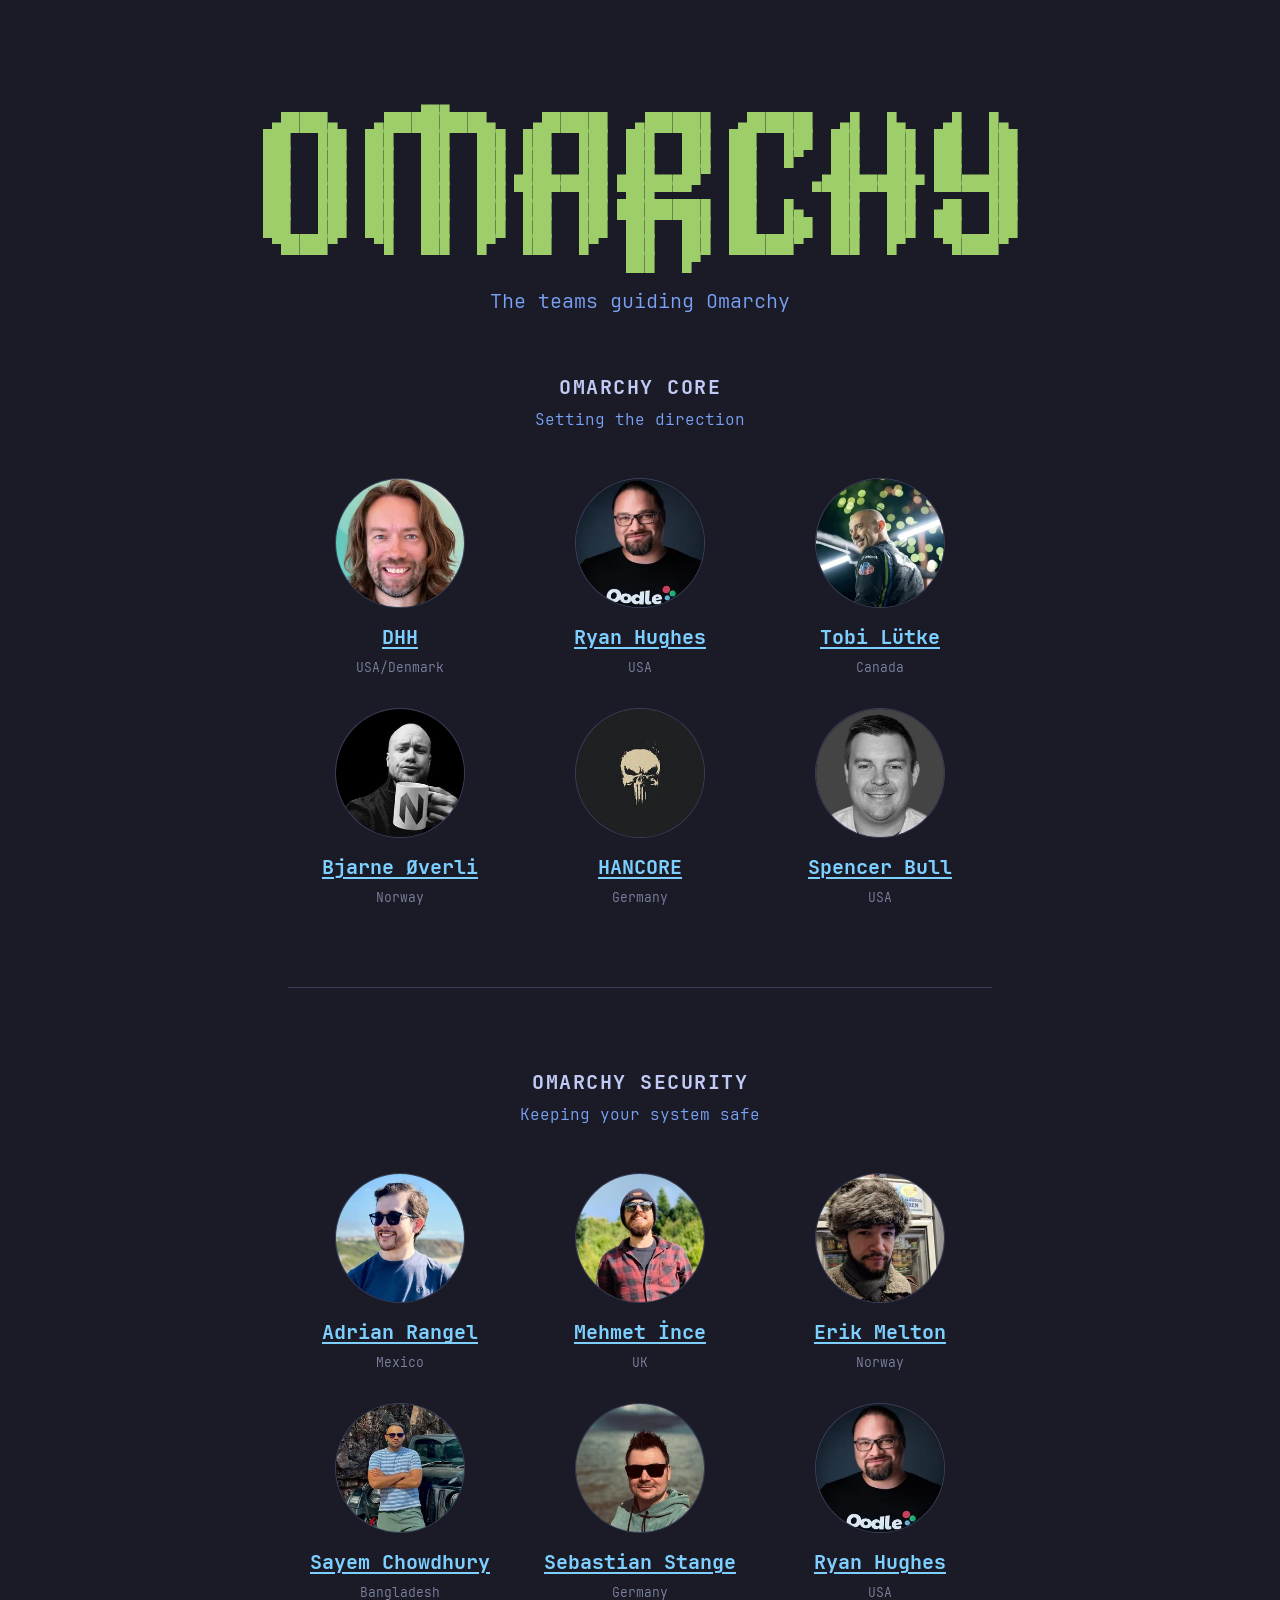
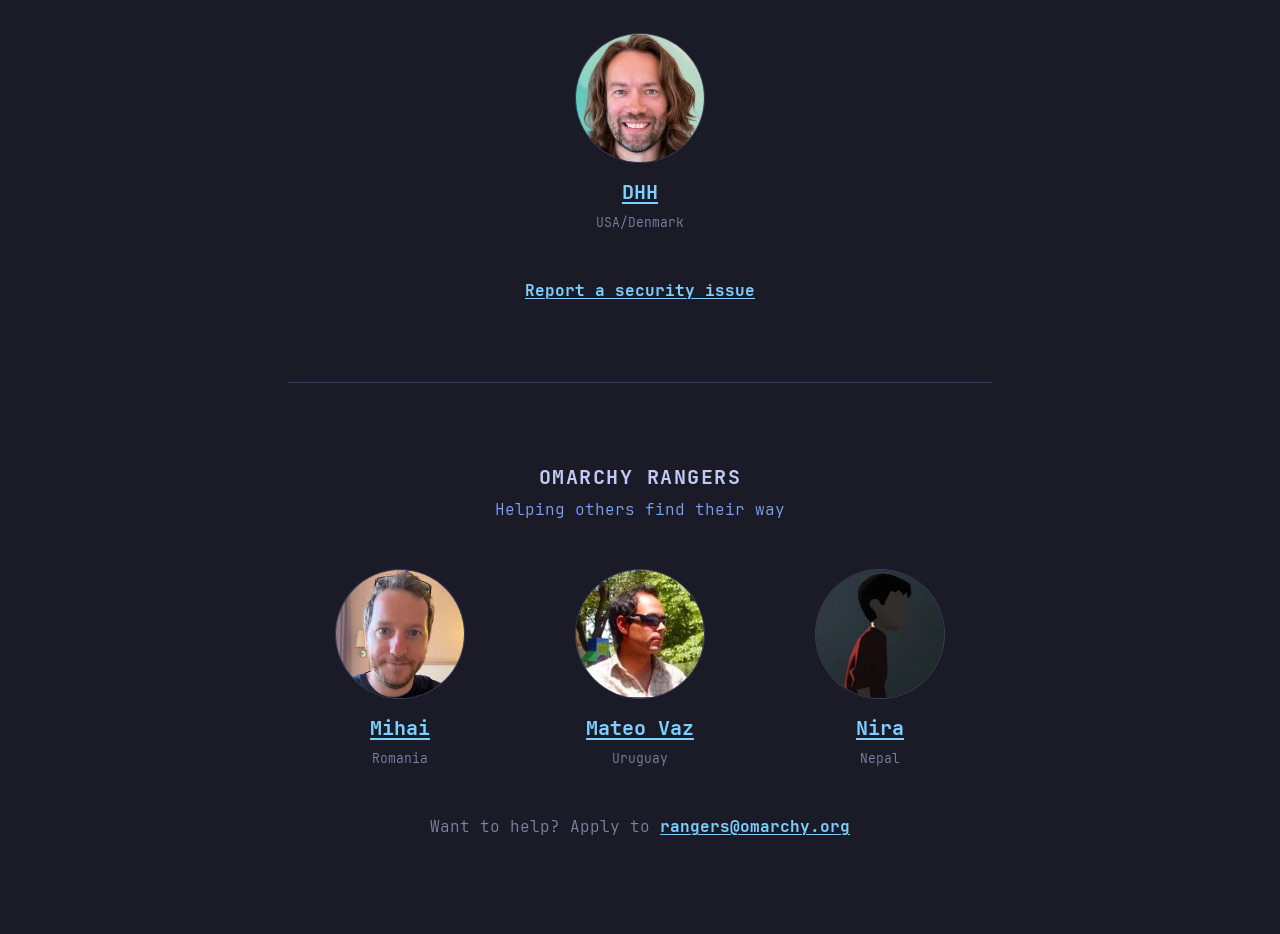
<file: teams/index.html>
<!doctype html>

<html lang="en">
  <head>
    <title>Omarchy — The Teams</title>

    <meta charset="utf-8">
    <meta name="viewport" content="initial-scale=1, width=device-width">
    <meta name="description" content="The teams guiding Omarchy.">

    <link rel="canonical" href="https://omarchy.org/teams">

    <meta property="og:site_name" content="Omarchy">
    <meta property="og:title" content="The Omarchy Teams">
    <meta property="og:description" content="The teams guiding Omarchy.">
    <meta property="og:image" content="https://omarchy.org/assets/images/social/teams.png">
    <meta property="og:image:width" content="2400">
    <meta property="og:image:height" content="1260">
    <meta property="og:image:alt" content="Omarchy logo">
    <meta property="og:url" content="https://omarchy.org/teams">
    <meta property="og:type" content="website">

    <meta name="twitter:title" content="The Omarchy Teams">
    <meta name="twitter:description" content="The teams guiding Omarchy.">
    <meta name="twitter:image" content="https://omarchy.org/assets/images/social/teams.png">
    <meta name="twitter:image:alt" content="Omarchy logo">
    <meta name="twitter:card" content="summary_large_image">

    <link rel="icon" href="/assets/images/favicon.png">

    <link rel="stylesheet" type="text/css" href="/assets/css/reset.css">
    <link rel="stylesheet" type="text/css" href="/assets/css/root.css">
    <link rel="stylesheet" type="text/css" href="/assets/css/fonts.css">
    <link rel="stylesheet" type="text/css" href="/assets/css/elements.css">
    <link rel="stylesheet" type="text/css" href="/assets/css/header.css">
    <link rel="stylesheet" type="text/css" href="/assets/css/main.css">
    <link rel="stylesheet" type="text/css" href="/assets/css/pre.css">
    <link rel="stylesheet" type="text/css" href="/assets/css/teams.css">

    <script defer data-domain="omarchy.org" src="https://plausible.io/js/script.js"></script>
  </head>

  <body>
    <div class="pre">
      <a href="/">
<pre>
                 ▄▄▄
 ▄█████▄    ▄███████████▄    ▄███████   ▄███████   ▄███████   ▄█   █▄    ▄█   █▄
███   ███  ███   ███   ███  ███   ███  ███   ███  ███   ███  ███   ███  ███   ███
███   ███  ███   ███   ███  ███   ███  ███   ███  ███   █▀   ███   ███  ███   ███
███   ███  ███   ███   ███ ▄███▄▄▄███ ▄███▄▄▄██▀  ███       ▄███▄▄▄███▄ ███▄▄▄███
███   ███  ███   ███   ███ ▀███▀▀▀███ ▀███▀▀▀▀    ███      ▀▀███▀▀▀███  ▀▀▀▀▀▀███
███   ███  ███   ███   ███  ███   ███ ██████████  ███   █▄   ███   ███  ▄██   ███
███   ███  ███   ███   ███  ███   ███  ███   ███  ███   ███  ███   ███  ███   ███
 ▀█████▀    ▀█   ███   █▀   ███   █▀   ███   ███  ███████▀   ███   █▀    ▀█████▀
                                       ███   █▀
</pre>
      </a>
    </div>

    <header class="header">
      <h1>The teams guiding Omarchy</h1>
    </header>

    <main class="main">

      <div class="teams">

        <section class="team" id="core">
          <header class="team__header">
            <h2 class="team__name">Omarchy Core</h2>
            <p class="team__description">Setting the direction</p>
          </header>

          <div class="team__members">
            <article class="member">
              <img class="member__avatar" src="/assets/images/team/dhh.webp" width="240" height="240" alt="DHH" loading="lazy" decoding="async">
              <h3 class="member__name"><a href="https://dhh.dk">DHH</a></h3>
              <p class="member__meta">USA/Denmark</p>
            </article>

            <article class="member">
              <img class="member__avatar" src="/assets/images/team/ryan-hughes.webp" width="240" height="240" alt="Ryan Hughes" loading="lazy" decoding="async">
              <h3 class="member__name"><a href="https://x.com/ryanrhughes">Ryan Hughes</a></h3>
              <p class="member__meta">USA</p>
            </article>

            <article class="member">
              <img class="member__avatar" src="/assets/images/team/tobi-lutke.webp" width="240" height="240" alt="Tobi Lütke" loading="lazy" decoding="async">
              <h3 class="member__name"><a href="https://x.com/tobi">Tobi Lütke</a></h3>
              <p class="member__meta">Canada</p>
            </article>

            <article class="member">
              <img class="member__avatar" src="/assets/images/team/bjarne-overli.webp" width="240" height="240" alt="Bjarne Øverli" loading="lazy" decoding="async">
              <h3 class="member__name"><a href="https://x.com/iamdothash">Bjarne Øverli</a></h3>
              <p class="member__meta">Norway</p>
            </article>

            <article class="member">
              <img class="member__avatar" src="/assets/images/team/hancore.webp" width="240" height="240" alt="HANCORE" loading="lazy" decoding="async">
              <h3 class="member__name"><a href="https://github.com/HANCORE-linux">HANCORE</a></h3>
              <p class="member__meta">Germany</p>
            </article>

            <article class="member">
              <img class="member__avatar" src="/assets/images/team/spencer-bull.webp" width="240" height="240" alt="Spencer Bull" loading="lazy" decoding="async">
              <h3 class="member__name"><a href="https://x.com/SpencerGBull">Spencer Bull</a></h3>
              <p class="member__meta">USA</p>
            </article>
          </div>
        </section>

        <section class="team" id="security">
          <header class="team__header">
            <h2 class="team__name">Omarchy Security</h2>
            <p class="team__description">Keeping your system safe</p>
          </header>

          <div class="team__members">
            <article class="member">
              <img class="member__avatar" src="/assets/images/team/adrian-rangel.webp" width="240" height="240" alt="Adrian Rangel" loading="lazy" decoding="async">
              <h3 class="member__name"><a href="https://x.com/acrogenesis">Adrian Rangel</a></h3>
              <p class="member__meta">Mexico</p>
            </article>

            <article class="member">
              <img class="member__avatar" src="/assets/images/team/mehmet-ince.webp" width="240" height="240" alt="Mehmet İnce" loading="lazy" decoding="async">
              <h3 class="member__name"><a href="https://x.com/mdisec">Mehmet İnce</a></h3>
              <p class="member__meta">UK</p>
            </article>

            <article class="member">
              <img class="member__avatar" src="/assets/images/team/erik-melton.webp" width="240" height="240" alt="Erik Melton" loading="lazy" decoding="async">
              <h3 class="member__name"><a href="https://x.com/meltonaerik">Erik Melton</a></h3>
              <p class="member__meta">Norway</p>
            </article>

            <article class="member">
              <img class="member__avatar" src="/assets/images/team/sayem-chowdhury.webp" width="240" height="240" alt="Sayem Chowdhury" loading="lazy" decoding="async">
              <h3 class="member__name"><a href="https://x.com/Sayem314">Sayem Chowdhury</a></h3>
              <p class="member__meta">Bangladesh</p>
            </article>

            <article class="member">
              <img class="member__avatar" src="/assets/images/team/sebastian-stange.webp" width="240" height="240" alt="Sebastian Stange" loading="lazy" decoding="async">
              <h3 class="member__name"><a href="https://x.com/bastidotnet">Sebastian Stange</a></h3>
              <p class="member__meta">Germany</p>
            </article>

            <article class="member">
              <img class="member__avatar" src="/assets/images/team/ryan-hughes.webp" width="240" height="240" alt="Ryan Hughes" loading="lazy" decoding="async">
              <h3 class="member__name"><a href="https://x.com/ryanrhughes">Ryan Hughes</a></h3>
              <p class="member__meta">USA</p>
            </article>

            <article class="member">
              <img class="member__avatar" src="/assets/images/team/dhh.webp" width="240" height="240" alt="DHH" loading="lazy" decoding="async">
              <h3 class="member__name"><a href="https://dhh.dk">DHH</a></h3>
              <p class="member__meta">USA/Denmark</p>
            </article>
          </div>

          <p class="team__note"><a href="/security/">Report a security issue</a></p>
        </section>

        <section class="team" id="rangers">
          <header class="team__header">
            <h2 class="team__name">Omarchy Rangers</h2>
            <p class="team__description">Helping others find their way</p>
          </header>

          <div class="team__members">
            <article class="member">
              <img class="member__avatar" src="/assets/images/team/mihai.webp" width="240" height="240" alt="Mihai" loading="lazy" decoding="async">
              <h3 class="member__name"><a href="https://x.com/SandorhaziM">Mihai</a></h3>
              <p class="member__meta">Romania</p>
            </article>

            <article class="member">
              <img class="member__avatar" src="/assets/images/team/mateo-vaz.webp" width="240" height="240" alt="Mateo Vaz" loading="lazy" decoding="async">
              <h3 class="member__name"><a href="https://x.com/Mateo_VX">Mateo Vaz</a></h3>
              <p class="member__meta">Uruguay</p>
            </article>

            <article class="member">
              <img class="member__avatar" src="/assets/images/team/nira.webp" width="240" height="240" alt="Nira" loading="lazy" decoding="async">
              <h3 class="member__name"><a href="https://x.com/niraletter">Nira</a></h3>
              <p class="member__meta">Nepal</p>
            </article>
          </div>

          <p class="team__note">Want to help? Apply to <a href="mailto:rangers@omarchy.org">rangers@omarchy.org</a></p>
        </section>

      </div>

    </main>

  </body>
</html>
</file>
<file: assets/css/root.css>
:root {

  --rgb-background-night: 26, 27, 38;
  --rgb-background-storm: 36, 40, 59;
  --rgb-black: 0, 0, 0;
  --rgb-green: 158, 206, 106;
  --rgb-terminal-black: 65, 72, 104;
  --rgb-terminal-blue: 122, 162, 247;
  --rgb-terminal-cyan: 125, 207, 255;
  --rgb-terminal-white: 192, 202, 245;
  --rgb-turquoise: 180, 249, 248;
  --rgb-white: 255, 255, 255;

  --color-background-night: rgb(var(--rgb-background-night));
  --color-background-storm: rgb(var(--rgb-background-storm));
  --color-black: rgb(var(--rgb-black));
  --color-green: rgb(var(--rgb-green));
  --color-terminal-black: rgb(var(--rgb-terminal-black));
  --color-terminal-blue: rgb(var(--rgb-terminal-blue));
  --color-terminal-cyan: rgb(var(--rgb-terminal-cyan));
  --color-terminal-white: rgb(var(--rgb-terminal-white));
  --color-turquoise: rgb(var(--rgb-turquoise));
  --color-white: rgb(var(--rgb-white));

  --border-color: rgb(var(--rgb-terminal-black) / 0.8);
  --border-width: max(1px, 0.0625em);

  --font-family: 'JetBrains Mono', monospace;
  --font-size: clamp(0.625rem, 1.25vw, 1rem);
  --font-size-small: 80%;
  --font-size-medium: 125%;
  --font-size-large: 200%;

  --line-height: 1.4;

  --space-small: 0.5em;
  --space-medium: 1em;
  --space-neutral: 1.5em;
  --space-large: 2em;
  --space-x-large: 3em;
  --space-xx-large: 4em;
  --space-xxx-large: 5em;
  --space-xxxx-large: 6em;

  --transition: 0.15s cubic-bezier(0.33, 1, 0.68, 1);

}
</file>
<file: assets/css/fonts.css>
@font-face {
  font-display: swap;
  font-family: 'JetBrains Mono';
  font-style: normal;
  font-weight: 300;
  src: url('../fonts/JetBrainsMono-Light.woff2') format('woff2');
}

@font-face {
  font-display: swap;
  font-family: 'JetBrains Mono';
  font-style: italic;
  font-weight: 300;
  src: url('../fonts/JetBrainsMono-LightItalic.woff2') format('woff2');
}

@font-face {
  font-display: swap;
  font-family: 'JetBrains Mono';
  font-style: normal;
  font-weight: 400;
  src: url('../fonts/JetBrainsMono-Regular.woff2') format('woff2');
}

@font-face {
  font-display: swap;
  font-family: 'JetBrains Mono';
  font-style: italic;
  font-weight: 400;
  src: url('../fonts/JetBrainsMono-Italic.woff2') format('woff2');
}

@font-face {
  font-display: swap;
  font-family: 'JetBrains Mono';
  font-style: normal;
  font-weight: 500;
  src: url('../fonts/JetBrainsMono-Medium.woff2') format('woff2');
}

@font-face {
  font-display: swap;
  font-family: 'JetBrains Mono';
  font-style: italic;
  font-weight: 500;
  src: url('../fonts/JetBrainsMono-MediumItalic.woff2') format('woff2');
}

@font-face {
  font-display: swap;
  font-family: 'JetBrains Mono';
  font-style: normal;
  font-weight: 600;
  src: url('../fonts/JetBrainsMono-SemiBold.woff2') format('woff2');
}

@font-face {
  font-display: swap;
  font-family: 'JetBrains Mono';
  font-style: italic;
  font-weight: 600;
  src: url('../fonts/JetBrainsMono-SemiBoldItalic.woff2') format('woff2');
}

@font-face {
  font-display: swap;
  font-family: 'JetBrains Mono';
  font-style: normal;
  font-weight: 700;
  src: url('../fonts/JetBrainsMono-Bold.woff2') format('woff2');
}

@font-face {
  font-display: swap;
  font-family: 'JetBrains Mono';
  font-style: italic;
  font-weight: 700;
  src: url('../fonts/JetBrainsMono-BoldItalic.woff2') format('woff2');
}
</file>
<file: assets/css/elements.css>
html {
  font-size: 16px;
  scroll-behavior: smooth;
  color-scheme: light dark;
}

html:has(dialog[open]) {
  overflow: hidden;
}

body {
  align-items: stretch;
  background: var(--color-background-night);
  color: var(--color-terminal-blue);
  display: flex;
  flex-direction: column;
  font-family: var(--font-family);
  font-size: var(--font-size);
  font-weight: 300;
  line-height: var(--line-height);
  min-height: 100vh;
  min-height: 100dvh;
}

a {
  color: var(--color-terminal-cyan);
  font-weight: 700;
  text-decoration-thickness: 0.0875em;
  text-underline-offset: 0.125em;
  transition: color var(--transition);
}

b,
strong {
  font-weight: 700;
}

i,
em {
  font-style: italic;
}

img {
  height: auto;
  max-width: 100%;
  width: 100%;
}



@media(hover: hover) {

  a:hover {
    color: var(--color-white);
  }

}
</file>
<file: assets/css/header.css>
.header {
  display: grid;
  margin-top: var(--space-medium);
  padding-inline: var(--space-large);
}

.header h1 {
  font-size: var(--font-size-medium);
  text-align: center;
}

.header__subtext {
  font-style: italic;
  justify-self: center;
  margin-top: var(--space-neutral);
  max-width: 46em;
  text-align: center;
  text-wrap: pretty;
}

.header__subtext a,
.header__subtext a:hover {
  color: inherit;
}



@media(min-width: 64em) {

  .header {
    padding-inline: var(--space-xx-large);
  }

}
</file>
<file: assets/css/main.css>
/* Every page is masthead, then a one-line header, then content. The gap under
   that header is the same everywhere; /security and /meetups each used to
   correct it locally with identical values, so it lives here now. */
.main {
  display: grid;
  margin-bottom: var(--space-xx-large);
  margin-top: calc(var(--space-large) * 1.2);
}



.main--error {
  flex: 1;
  place-content: center;
}



@media(min-width: 64em) {

  .main {
    margin-bottom: var(--space-xxxx-large);
    margin-top: calc(var(--space-x-large) * 1.2);
  }

}
</file>
<file: assets/css/pre.css>
.pre {
  display: grid;
  margin-top: var(--space-xx-large);
  padding-inline: var(--space-large);
}

.pre a {
  color: var(--color-green);
  font-weight: normal;
  justify-self: center;
  text-decoration: none;
}

html.wte-home .pre a {
  display: block;
  max-width: 100%;
  position: relative;
  width: max-content;
}

/* Hidden up front so the still mark never flashes before the canvas takes
   over. If the effect never starts — script blocked, module or wasm failed,
   the page served from a path the script skips — this reveal fires on its own
   and the mark comes back. logo.js cancels it once a canvas is really live. */
html.wte-home .pre pre {
  animation: wte-fallback 0s 2s forwards;
  visibility: hidden;
}

@keyframes wte-fallback {
  to {
    visibility: visible;
  }
}

html.wte-home .pre.pre--live pre {
  animation: none;
}

html.wte-home .pre__wte {
  display: block;
  inset: 0;
  overflow: hidden;
  position: absolute;
}

html.wte-home .pre__wte canvas {
  display: block;
  mix-blend-mode: screen;
  position: absolute;
  transform-origin: 0 0;
}

html.wte-home .pre.pre--static pre {
  visibility: visible;
}

html.wte-home .pre.pre--static .pre__wte {
  display: none;
}

@media (prefers-reduced-motion: reduce) {
  html.wte-home .pre pre {
    visibility: visible;
  }

  html.wte-home .pre__wte {
    display: none;
  }
}

.pre pre {
  color: var(--color-green);
  font-size: clamp(0.425rem, 1.25vw, 1rem);
  justify-self: center;
  letter-spacing: -0.0425em;
  line-height: 1.09375;
  transition: color var(--transition);
  white-space: pre;
}



@media(hover: hover) {

  .pre a:hover pre {
    color: var(--color-turquoise);
  }

}



@media(min-width: 64em) {

  .pre {
    margin-top: var(--space-xxxx-large);
    padding-inline: var(--space-xx-large);
  }

}



.pre--error {
  margin-top: 0;
}



.pre--news {
  margin-top: var(--space-x-large);
}

.pre--news pre {
  font-size: clamp(0.1417rem, 0.4167vw, 0.3333rem);
}
</file>
<file: assets/css/air.css>
.air {
  display: grid;
  gap: var(--space-xx-large);
  justify-self: center;
  max-width: 46em;
  padding-inline: var(--space-large);
  width: 100%;
}

.air__lede {
  font-style: italic;
  text-align: center;
  text-wrap: pretty;
}

.air__lede strong {
  color: var(--color-terminal-white);
}



.air__section {
  display: grid;
  gap: var(--space-neutral);
}

/* Rule between sections only, never under the lede — same as /teams. */
.air__section + .air__section {
  border-top: var(--border-width) solid rgba(var(--rgb-terminal-black), 0.8);
  padding-top: var(--space-xx-large);
}

.air__section h2 {
  color: var(--color-terminal-white);
  font-size: var(--font-size-medium);
  font-weight: 700;
  letter-spacing: 0.075em;
  text-align: center;
  text-transform: uppercase;
}

.air__section p {
  text-wrap: pretty;
}

.air__perks {
  display: grid;
  gap: var(--space-medium);
}

.air__perks li {
  display: grid;
  gap: var(--space-medium);
  grid-template-columns: 1em 1fr;
}

.air__perks li::before {
  color: rgba(var(--rgb-terminal-white), 0.5);
  content: "›";
}

.air__perks strong {
  color: var(--color-terminal-white);
}



/* ::before plus one <span> — without the span, every text node around the
   <strong> becomes its own grid cell and the line wraps one word per row. */
.air__perks li > span {
  display: block;
}



/* Same circular portrait as the team pages, with room for a paragraph. */
.resident {
  display: grid;
  gap: var(--space-medium);
  justify-items: center;
  text-align: center;
}

.resident + .resident {
  margin-top: var(--space-large);
}

.resident__avatar {
  aspect-ratio: 1;
  border-radius: 50%;
  box-shadow: 0 0 0 var(--border-width) rgba(var(--rgb-terminal-black), 0.8);
  width: 8em;
}

.resident__name {
  font-size: var(--font-size-medium);
}

.resident__meta {
  color: rgba(var(--rgb-terminal-white), 0.6);
  font-size: var(--font-size-small);
  margin-top: calc(var(--space-medium) * -0.5);
}



.air__note {
  color: rgba(var(--rgb-terminal-white), 0.6);
  font-style: italic;
  /* Same step as between the resident blocks above it. */
  margin-top: var(--space-large);
  text-align: center;
}



@media(min-width: 64em) {

  .air {
    padding-inline: var(--space-xx-large);
  }

}
</file>
<file: assets/css/brand.css>
.brand {
  display: grid;
  gap: var(--space-xx-large);
  justify-self: center;
  max-width: 46em;
  padding-inline: var(--space-large);
  width: 100%;
}

.brand__section {
  display: grid;
  gap: var(--space-neutral);
  justify-items: center;
  text-align: center;
}

.brand__section + .brand__section {
  border-top: var(--border-width) solid rgba(var(--rgb-terminal-black), 0.8);
  padding-top: var(--space-xx-large);
}

.brand__section h2 {
  color: var(--color-terminal-white);
  font-size: var(--font-size-medium);
  font-weight: 700;
  letter-spacing: 0.075em;
  text-transform: uppercase;
}

.brand__figure {
  background: rgba(var(--rgb-black), 0.3);
  border: var(--border-width) solid rgba(var(--rgb-terminal-black), 0.8);
  display: grid;
  padding: var(--space-x-large);
  place-items: center;
  width: 100%;
}

.brand__figure img {
  height: auto;
}

.brand__figure--logo img {
  width: min(10em, 40%);
}

.brand__figure--wordmark img {
  width: min(28em, 85%);
}

.brand__files {
  display: grid;
  gap: var(--space-small);
}

.brand__hint {
  color: rgba(var(--rgb-terminal-white), 0.6);
  font-size: var(--font-size-small);
}



@media(min-width: 64em) {

  .brand {
    padding-inline: var(--space-xx-large);
  }

}
</file>
<file: assets/css/teams.css>
.teams {
  display: grid;
  gap: var(--space-xxx-large);
  justify-self: center;
  max-width: 52em;
  padding-inline: var(--space-large);
  width: 100%;
}



.team {
  display: grid;
  gap: var(--space-x-large);
}

.team + .team {
  border-top: var(--border-width) solid rgba(var(--rgb-terminal-black), 0.8);
  padding-top: var(--space-xxx-large);
}

.team__header {
  display: grid;
  gap: var(--space-small);
  text-align: center;
}

.team__name {
  color: var(--color-terminal-white);
  font-size: var(--font-size-medium);
  font-weight: 700;
  letter-spacing: 0.075em;
  text-transform: uppercase;
}

.team__description {
  text-wrap: pretty;
}



/* Flex rather than grid so a short final row centres itself; the basis is the
   column width grid would have produced, so full rows land identically. */
.team__members {
  display: flex;
  flex-wrap: wrap;
  gap: var(--space-large) var(--space-medium);
  justify-content: center;
}

.team__members > * {
  flex: 0 0 calc((100% - var(--space-medium)) / 2);
}

.team__note {
  color: rgba(var(--rgb-terminal-white), 0.6);
  text-align: center;
}



.member {
  align-content: start;
  display: grid;
  gap: var(--space-small);
  justify-items: center;
  text-align: center;
}

/* The avatars are circles on transparency; the ring reads them as one set. */
.member__avatar {
  aspect-ratio: 1;
  border-radius: 50%;
  box-shadow: 0 0 0 var(--border-width) rgba(var(--rgb-terminal-black), 0.8);
  margin-bottom: var(--space-small);
  width: 8em;
}

.member__name {
  font-size: var(--font-size-medium);
}

.member__meta {
  color: rgba(var(--rgb-terminal-white), 0.6);
  font-size: var(--font-size-small);
  text-wrap: balance;
}

/* On /patrons this line is a link to the company; keep it as quiet as the
   plain text it replaces, so the name stays the loudest thing on the card. */
.member__meta a {
  color: inherit;
  font-weight: inherit;
}



@media(min-width: 48em) {

  .team__members > * {
    flex-basis: calc((100% - 2 * var(--space-medium)) / 3);
  }

}



/* Quiet enough to be found rather than announced. */
.patrons__aside {
  color: rgba(var(--rgb-terminal-white), 0.35);
  font-size: var(--font-size-small);
  font-style: italic;
  text-align: center;
}

.patrons__aside a {
  color: inherit;
  font-weight: inherit;
  text-decoration: none;
}



/* A quiet aside at the very bottom, quieter than the notes above it. */
.teams__aside {
  color: rgba(var(--rgb-terminal-white), 0.35);
  font-size: var(--font-size-small);
  text-align: center;
}

.teams__aside a {
  color: inherit;
  font-weight: inherit;
}



@media(min-width: 64em) {

  .teams {
    padding-inline: var(--space-xx-large);
  }

}
</file>
<file: assets/css/footer.css>
.footer {
  align-items: center;
  border-top: var(--border-width) solid var(--border-color);
  display: grid;
  gap: var(--space-large);
  justify-content: space-between;
  padding: var(--space-large);
}

.footer__section {
  display: flex;
}

.footer__section p {
  color: rgb(var(--rgb-terminal-white) / 0.6);
  font-size: var(--font-size-small);
  font-weight: 500;
  line-height: 2em;
  margin-bottom: -0.6375em;
  margin-top: -0.5875em;
  text-wrap: pretty;
}

.footer__section--sponsor p {
  line-height: 3em;
  margin-bottom: -1.125em;
  margin-top: -1.075em;
}

.footer__icon {
  color: inherit;
  display: inline-block;
  font-weight: inherit;
  text-decoration: none;
}

.footer__icon svg {
  display: inline-block;
  height: 1.2em;
  max-height: 100%;
  overflow: visible;
  pointer-events: none;
  vertical-align: -0.2125em;
  width: auto;
}

.footer__icon strong {
  display: inline-block;
  font-weight: inherit;
  margin-left: -0.3em;
}

.footer__icon--37signals strong {
  margin-left: -0.375em;
}

.footer__icon--hey svg {
  height: 1.4em;
  vertical-align: -0.3em;
}

.footer__icon--once svg {
  height: 1.4em;
  vertical-align: -0.3em;
}

.footer__icon--cloudflare svg {
  height: 1.675em;
  vertical-align: -0.0875em;
}



.footer--center {
  border-top: none;
  gap: var(--space-x-large);
  justify-content: center;
  padding-bottom: var(--space-xx-large);
  padding-top: 0;
  text-align: center;
}

.footer--center .footer__section {
  justify-content: center;
}

.footer--center .footer__section p {
  color: var(--color-terminal-blue);
  text-wrap: balance;
}

.footer--center .footer__icon svg,
.footer--center .footer__icon strong {
  color: var(--color-terminal-cyan);
}



@media(hover: hover) {

  .footer__icon svg,
  .footer__icon strong {
    transition: color var(--transition);
  }

  .footer__icon:focus,
  .footer__icon:hover {
    color: inherit;
  }

  .footer__icon:focus svg,
  .footer__icon:hover svg,
  .footer__icon:focus strong,
  .footer__icon:hover strong {
    color: var(--color-white);
  }

}



@media(min-width: 64em) {

  .footer {
    display: flex;
    gap: var(--space-neutral);
    padding-inline: var(--space-xx-large);
  }

  .footer--center {
    display: grid;
    gap: var(--space-x-large);
    padding-bottom: var(--space-xxxx-large);
  }

}
</file>
<file: assets/css/manual.css>
.manual {
  display: grid;
  font-size: clamp(0.8125rem, 1.25vw, 1rem);
  gap: var(--space-x-large);
  margin-inline: auto;
  max-width: 50em;
  padding-inline: var(--space-large);
  width: 100%;
}



/* Chapter index */

.manual__index ol {
  counter-reset: chapter;
  display: grid;
  gap: 0.6em;
}

.manual__index li {
  counter-increment: chapter;
  display: flex;
  gap: 1.25ch;
}

.manual__index li::before {
  color: var(--color-green);
  content: counter(chapter, decimal-leading-zero);
}



/* Chapter sidebar */

.manual__toc {
  display: none;
}



/* Chapter content */

.manual__content {
  color: var(--color-terminal-white);
  min-width: 0;
}

.manual__content h1 {
  color: var(--color-white);
  font-size: 175%;
  font-weight: 700;
  line-height: 1.2;
  margin-bottom: 1em;
}

.manual__content h2,
.manual__content h3,
.manual__content h4 {
  color: var(--color-white);
  font-weight: 700;
  line-height: 1.3;
  margin-block: 1.75em 0.75em;
}

.manual__content h2 {
  font-size: 130%;
}

.manual__content h3 {
  font-size: 110%;
}

.manual__heading-link {
  color: var(--color-terminal-cyan);
  font-size: 0.75em;
  margin-left: 0.15em;
  opacity: 0.5;
  text-decoration: none;
  transition: opacity var(--transition);
}

@media(hover: hover) {
  .manual__heading-link {
    opacity: 0;
  }

  .manual__content :is(h2, h3, h4, h5, h6):hover .manual__heading-link,
  .manual__heading-link:focus-visible {
    opacity: 0.5;
  }
}

.manual__content p,
.manual__content ul,
.manual__content ol,
.manual__content pre,
.manual__content table,
.manual__content blockquote {
  margin-block: 1em;
}

.manual__content ul,
.manual__content ol {
  padding-left: 1.5em;
}

.manual__content ul {
  list-style: disc;
}

.manual__content ol {
  list-style: decimal;
}

.manual__content li {
  margin-block: 0.375em;
}

.manual__content li::marker {
  color: var(--color-green);
}

.manual__content pre {
  background: var(--color-background-storm);
  border-radius: 0.5em;
  font-size: 92.5%;
  line-height: 1.5;
  overflow-x: auto;
  padding: 1em 1.25em;
}

.manual__content code {
  background: rgba(var(--rgb-terminal-black), 0.5);
  border-radius: 0.3em;
  color: var(--color-turquoise);
  font-size: 92.5%;
  padding: 0.125em 0.4em;
  white-space: nowrap;
}

.manual__content pre code {
  background: none;
  border-radius: 0;
  color: var(--color-terminal-white);
  font-size: 100%;
  padding: 0;
  white-space: pre;
}

.manual__content table {
  display: block;
  overflow-x: auto;
}

.manual__content th,
.manual__content td {
  border: 1px solid rgba(var(--rgb-terminal-black), 0.8);
  padding: 0.5em 0.8em;
  text-align: left;
  vertical-align: top;
}

.manual__content th {
  color: var(--color-white);
  font-weight: 700;
}

.manual__content blockquote {
  border-left: 0.25em solid var(--color-terminal-black);
  color: var(--color-terminal-blue);
  padding-left: 1em;
}

.manual__content img {
  border-radius: 0.5em;
  margin-block: 1.5em;
}

.manual__content hr {
  border-top: 1px solid var(--color-terminal-black);
  margin-block: 2em;
}



/* Prev/next pagination */

.manual__pagination {
  align-items: baseline;
  border-top: 1px solid rgba(var(--rgb-terminal-black), 0.8);
  display: grid;
  gap: var(--space-large);
  grid-template-columns: 1fr auto 1fr;
  margin-top: var(--space-x-large);
  padding-top: var(--space-large);
}

.manual__pagination-contents {
  color: var(--color-terminal-blue);
  font-size: var(--font-size-small);
  font-weight: 300;
  text-align: center;
}

.manual__pagination-next {
  text-align: right;
}



@media(min-width: 64em) {

  .manual--chapter {
    gap: var(--space-xx-large);
    grid-template-columns: 17em minmax(0, 44em);
    justify-content: center;
    max-width: none;
  }

  .manual__index ol {
    column-gap: var(--space-xx-large);
    grid-auto-flow: column;
    grid-template-columns: repeat(2, minmax(0, 24em));
    grid-template-rows: repeat(var(--chapter-rows, 26), auto);
    justify-content: center;
  }

  .manual--index {
    max-width: none;
  }

  /* The sidebar sticks as a whole, but only the chapter list scrolls — the search
     box has to sit outside the scroller so its results aren't clipped by it. */
  .manual__sidebar {
    align-self: start;
    display: grid;
    gap: var(--space-large);
    grid-template-rows: auto minmax(0, 1fr);
    max-height: calc(100dvh - 2 * var(--space-large));
    position: sticky;
    top: var(--space-large);
  }

  .manual__toc {
    display: block;
    font-size: 77.5%;
    min-height: 0;
    overflow-y: auto;
    scrollbar-width: thin;
  }

  .manual__toc ol {
    counter-reset: chapter;
    display: grid;
    gap: 0.4em;
  }

  .manual__toc li {
    counter-increment: chapter;
    display: flex;
    gap: 1ch;
  }

  .manual__toc li::before {
    color: var(--color-green);
    content: counter(chapter, decimal-leading-zero);
  }

  .manual__toc a {
    color: var(--color-terminal-blue);
    font-weight: 300;
    text-decoration: none;
  }

  .manual__toc a:hover {
    color: var(--color-white);
  }

  .manual__toc a[aria-current="page"] {
    color: var(--color-white);
    font-weight: 700;
  }

}
</file>
<file: assets/css/search.css>
.search {
  display: grid;
  position: relative;
  width: 100%;
}

.search[hidden] {
  display: none;
}



/* Input — a quiet line above the chapter list, not a box competing with it */

.search__field {
  align-items: center;
  display: flex;
  position: relative;
}

.search__input {
  background: none;
  border: none;
  border-bottom: 1px solid rgba(var(--rgb-terminal-black), 0.8);
  color: var(--color-terminal-white);
  font: inherit;
  padding: 0.3em 1.5em 0.5em 0;
  transition: border-color var(--transition);
  width: 100%;
}

.search__input::placeholder {
  color: rgba(var(--rgb-terminal-white), 0.35);
}

.search__input:focus {
  border-bottom-color: var(--color-green);
  outline: none;
}

.search__input::-webkit-search-cancel-button {
  display: none;
}

.search__shortcut {
  color: rgba(var(--rgb-terminal-white), 0.3);
  pointer-events: none;
  position: absolute;
  right: 0;
  transition: opacity var(--transition);
}

.search__input:focus ~ .search__shortcut,
.search__input:not(:placeholder-shown) ~ .search__shortcut {
  opacity: 0;
}



/* Results — anchored to the box, but wide enough to read over the chapter text */

.search__results {
  background: var(--color-background-storm);
  border: 1px solid rgba(var(--rgb-terminal-black), 0.8);
  border-radius: 0.4em;
  box-shadow: 0 1em 2em rgba(var(--rgb-black), 0.5);
  display: grid;
  left: 0;
  max-height: min(30em, 65dvh);
  max-width: min(90vw, 40em);
  min-width: 100%;
  overflow-y: auto;
  position: absolute;
  scrollbar-width: thin;
  text-align: left;
  top: calc(100% + 0.5em);
  width: 32em;
  z-index: 10;
}

.search__results[hidden] {
  display: none;
}

.search__result {
  border-top: 1px solid rgba(var(--rgb-terminal-black), 0.5);
  color: var(--color-terminal-white);
  display: grid;
  font-weight: 300;
  gap: 0.2em;
  padding: 0.7em 1em;
  text-decoration: none;
}

.search__result:first-child {
  border-top: none;
}

.search__result--active,
.search__result:hover {
  background: rgba(var(--rgb-terminal-black), 0.45);
}

.search__result-heading {
  align-items: baseline;
  display: flex;
  gap: 1.5ch;
  justify-content: space-between;
}

.search__result-title {
  color: var(--color-white);
  font-weight: 700;
}

.search__result-chapter {
  color: var(--color-green);
  flex: none;
  font-size: var(--font-size-small);
}

.search__result-preview {
  -webkit-box-orient: vertical;
  -webkit-line-clamp: 2;
  color: var(--color-terminal-blue);
  display: -webkit-box;
  font-size: var(--font-size-small);
  line-clamp: 2;
  overflow: hidden;
}

.search__result mark {
  background: none;
  color: var(--color-turquoise);
  font-weight: 700;
}

.search__empty {
  color: rgba(var(--rgb-terminal-white), 0.6);
  font-size: var(--font-size-small);
  padding: 0.9em 1em;
}



/* The table of contents has no sidebar to sit above, so it centers over the list */

.manual--index .search {
  justify-self: center;
  max-width: 24em;
}



@media(min-width: 64em) {

  /* Match the chapter list's scale, but leave the results at reading size */
  .manual__sidebar .search__field {
    font-size: 77.5%;
  }

}



@media(max-width: 63.99em) {

  /* The chapter list is hidden at this width, and a chapter's box goes with it rather
     than hanging over the text on its own. The table of contents keeps its own box. */
  .manual__sidebar {
    display: none;
  }

  .search__shortcut {
    display: none;
  }

}
</file>
<file: assets/css/button.css>
.button {
  align-items: center;
  background: var(--color-terminal-blue);
  border: none;
  border-radius: 0.4em;
  box-shadow:
    0 1px 0 0 rgba(var(--rgb-black), 0.1),
    0 0.2em 1.2em -0.4em rgba(var(--rgb-black), 0.2),
    0 0.4em 2.0em -0.8em rgba(var(--rgb-black), 0.3),
    0 0.4em 0.4em -0.8em rgba(var(--rgb-black), 0.4),
    0 0.8em 0.8em -1.2em rgba(var(--rgb-black), 0.5),
    0 1.2em 1.2em -1.6em rgba(var(--rgb-black), 0.6)
  ;
  color: var(--color-background-night);
  cursor: pointer;
  display: flex;
  font-weight: 700;
  gap: 1ch;
  height: 2.9em;
  line-height: 1;
  padding-inline: var(--space-medium);
  text-decoration: none;
  text-transform: uppercase;
  transition:
    background var(--transition),
    color var(--transition)
  ;
}

.button svg {
  height: 1.4em;
  overflow: visible;
  width: 1.4em;
}

.button span {
  margin-bottom: -0.1875em;
  margin-top: -0.125em;
}



@media(hover: hover) {

  .button:hover {
    background: var(--color-turquoise);
    color: var(--color-background-night);
  }

}
</file>
<file: assets/css/meetups.css>
.meetups {
  display: grid;
  gap: var(--space-xx-large);
  justify-self: center;
  max-width: 46em;
  padding-inline: var(--space-large);
  width: 100%;
}

.meetups__calendar {
  display: grid;
  gap: var(--space-neutral);
  justify-items: center;
  text-align: center;
}

.meetups__embed {
  background: var(--color-background-night);
  border: var(--border-width) solid rgba(var(--rgb-terminal-black), 0.8);
  border-radius: 0.4em;
  height: 450px;
  width: 100%;
}



.rules {
  border-top: var(--border-width) solid rgba(var(--rgb-terminal-black), 0.8);
  display: grid;
  gap: var(--space-large);
  padding-top: var(--space-xx-large);
}

.rules__header {
  display: grid;
  gap: var(--space-small);
  text-align: center;
}

.rules__title {
  color: var(--color-terminal-white);
  font-size: var(--font-size-medium);
  font-weight: 700;
  letter-spacing: 0.075em;
  text-transform: uppercase;
}

.rules__note {
  border-top: var(--border-width) solid rgba(var(--rgb-terminal-black), 0.8);
  color: rgba(var(--rgb-terminal-white), 0.6);
  padding-top: var(--space-large);
  text-align: center;
  text-wrap: pretty;
}

.rules ol {
  counter-reset: rule;
  display: grid;
  gap: var(--space-neutral);
}

.rule {
  counter-increment: rule;
  display: grid;
  gap: var(--space-small);
  grid-template-columns: 2.5em 1fr;
}

/* The number is decoration; the rule's name is what people quote at each other. */
.rule::before {
  color: rgba(var(--rgb-terminal-white), 0.35);
  content: counter(rule, decimal-leading-zero);
  grid-row: span 2;
}

.rule__name {
  color: var(--color-terminal-white);
  font-weight: 700;
}

.rule p {
  text-wrap: pretty;
}



@media(min-width: 64em) {

    .meetups {
    padding-inline: var(--space-xx-large);
  }

}
</file>
<file: assets/css/news.css>
/* News follows HEY World's type scale, restated against this site's 16px root. */

.news-body {
  --news-font-family: -apple-system, BlinkMacSystemFont, Aptos, Roboto, 'Segoe UI', Helvetica, Arial, sans-serif;
  --news-font-size: 1.1rem;
  --news-font-size-small: 0.825rem;
  --news-font-size-title: 2.3375rem;
  --news-font-size-heading: 1.65rem;
  --news-measure: 51.5rem;
  --news-space: 2.75rem;
  --news-space-tight: 0.5rem;
  --news-border-color: rgb(var(--rgb-terminal-black) / 0.8);
  --news-border-width: max(1px, 0.0625em);

  background: var(--color-background-night);
  color: var(--color-terminal-white);
  font-family: var(--news-font-family);
  font-size: var(--news-font-size);
  line-height: 1.4;
  min-height: 100vh;
  min-height: 100dvh;
  -webkit-font-smoothing: antialiased;
  text-rendering: optimizeLegibility;
}

/* .news-body's font is proportional; the ASCII masthead needs the site's mono. */
.news-body .pre {
  font-family: var(--font-family);
}

.news-body a {
  color: var(--color-terminal-cyan);
  text-decoration-thickness: from-font;
  text-underline-offset: 0.14em;
  transition: color var(--transition);
}

.news-page {
  margin-inline: auto;
  max-width: var(--news-measure);
  padding-block: var(--news-space);
  padding-inline: 1.1rem;
}

/* header.css sizes itself in em; match the cover's basis so its spacing resolves
   identically here, where the body font-size is larger. */
.news-body .header {
  font-size: var(--font-size);
}

.news-body .header h1 {
  color: var(--color-terminal-blue);
  font-family: var(--font-family);
  font-weight: 400;
  line-height: var(--line-height);
}



/* Centred masthead block, left-aligned reading column — as on HEY World. */

.news-post__header {
  margin-bottom: var(--news-space);
  text-align: center;
}

.news-meta {
  color: var(--color-terminal-blue);
  font-size: var(--news-font-size-small);
}

.news-meta a {
  color: inherit;
}

.news-post__title {
  color: var(--color-terminal-white);
  font-size: var(--news-font-size-title);
  font-weight: 700;
  line-height: 1;
  margin-top: var(--news-space-tight);
  text-wrap: balance;
}



/* Post list — HEY World's cards: centred dateline and title, left-aligned excerpt. */

.news-list {
  display: grid;
  gap: 1.25em;
}

.news-card {
  border: var(--news-border-width) solid var(--news-border-color);
  border-radius: 0.2em;
  box-shadow: 0.3em 0.3em 0.45em rgb(0 0 0 / 0.2);
  padding: 1.5em;
  position: relative;
}

.news-card header {
  text-align: center;
}

.news-card__title {
  font-size: var(--news-font-size-heading);
  font-weight: 700;
  line-height: 1;
  margin-block: var(--news-space-tight) 1.3rem;
  text-wrap: balance;
}

.news-card__excerpt {
  text-wrap: pretty;
}

/* Stretched so the whole card is the click target; the visible pill is decorative. */
.news-card__link {
  inset: 0;
  overflow: hidden;
  position: absolute;
  text-indent: -100vw;
  z-index: 1;
}

/* Keep the byline clickable through the overlay. */
.news-card .news-meta a {
  position: relative;
  z-index: 2;
}

.news-card__more {
  margin-top: 1.5em;
  text-align: center;
}

.news-card__button {
  border: var(--news-border-width) solid var(--news-border-color);
  border-radius: 3rem;
  color: var(--color-terminal-blue);
  display: inline-block;
  font-size: var(--news-font-size-small);
  padding: 0.3em 0.8em;
  transition: color var(--transition);
  white-space: nowrap;
}



/* Post body */

.news-prose > * + * {
  margin-top: 1.4em;
}

.news-prose h2,
.news-prose h3,
.news-prose h4 {
  color: var(--color-terminal-white);
  font-weight: 700;
  line-height: 1.2;
  margin-top: 2em;
}

.news-prose h2 {
  font-size: 1.4em;
}

.news-prose h3 {
  font-size: 1.2em;
}

.news-prose strong {
  color: var(--color-white);
  font-weight: 700;
}

.news-prose em {
  font-style: italic;
}

.news-prose ul,
.news-prose ol {
  padding-left: 1.6em;
}

.news-prose ul {
  list-style: disc;
}

.news-prose ol {
  list-style: decimal;
}

.news-prose li + li {
  margin-top: 0.35em;
}

.news-prose blockquote {
  border-left: 0.25rem solid var(--news-border-color);
  color: var(--color-terminal-cyan);
  margin-inline-start: 1.4em;
  padding-left: 1.25rem;
}

.news-prose code,
.news-prose pre {
  font-family: var(--font-family);
}

.news-prose code {
  background: var(--color-background-storm);
  color: var(--color-turquoise);
  font-size: 0.9em;
  padding: 0.12em 0.3em;
}

.news-prose pre {
  background: var(--color-background-storm);
  color: var(--color-turquoise);
  overflow-x: auto;
  padding: 1.2rem;
}

.news-prose pre code {
  background: transparent;
  padding: 0;
}

.news-prose img {
  height: auto;
  width: 100%;
}



.news-back {
  border-top: var(--news-border-width) solid var(--news-border-color);
  margin-top: var(--news-space);
  padding-top: var(--news-space);
  text-align: center;
}



@media(hover: hover) {

  .news-body a:hover {
    color: var(--color-white);
  }

  .news-card:hover .news-card__button {
    color: var(--color-white);
  }

}



@media(min-width: 40em) {

  .news-card {
    padding: 2em;
  }

  .news-card__more {
    margin-top: 2em;
  }

}



@media(min-width: 60em) {

  .news-body {
    --news-font-size: 1.2375rem;
    --news-font-size-small: 0.9625rem;
    --news-font-size-title: 2.75rem;
    --news-font-size-heading: 1.925rem;
    --news-space: 3.09rem;
  }

}
</file>
<file: assets/css/video.css>
.video {
  display: grid;
  margin-inline: auto;
  padding-inline: var(--space-large);
  width: min(100%, 90em);
}

/* .main sets no gap, so stacked videos would otherwise touch. */
.video + .video {
  margin-top: var(--space-large);
}

.video iframe {
  aspect-ratio: 16/9;
  border: none;
  border-radius: 0.4em;
  box-shadow:
    0 0 0 1px rgba(var(--rgb-black), 0.3),
    0 0.3em 2.0em -1.2em rgba(var(--rgb-black), 0.1),
    0 0.6em 2.4em -1.6em rgba(var(--rgb-black), 0.2),
    0 0.9em 2.8em -2.0em rgba(var(--rgb-black), 0.3),
    0 1.2em 3.2em -2.4em rgba(var(--rgb-black), 0.4),
    0 1.5em 3.6em -2.8em rgba(var(--rgb-black), 0.5)
  ;
  display: block;
  height: auto;
  object-fit: cover;
  overflow: hidden;
  width: 100%;
}



@media(min-width: 64em) {

  .video {
    padding-inline: var(--space-xx-large);
  }

}


/* Poster and play button standing in for the embed until someone clicks, so
   nothing is fetched from YouTube on page load. */
.video__facade {
  aspect-ratio: 16/9;
  background: var(--color-background-storm);
  border: none;
  border-radius: 0.4em;
  cursor: pointer;
  display: block;
  overflow: hidden;
  padding: 0;
  position: relative;
  width: 100%;
}

.video__facade img {
  display: block;
  height: 100%;
  object-fit: cover;
  transition: transform var(--transition);
  width: 100%;
}

.video__play {
  inset: 0;
  align-items: center;
  display: flex;
  justify-content: center;
  position: absolute;
}

.video__play svg {
  filter: drop-shadow(0 0.1em 0.5em rgba(var(--rgb-black), 0.5));
  opacity: 0.85;
  transition: opacity var(--transition);
  width: min(14%, 6em);
}



@media(hover: hover) {

  .video__facade:hover .video__play svg {
    opacity: 1;
  }

  .video__facade:hover img {
    transform: scale(1.02);
  }

}
</file>
<file: assets/css/security.css>
.security {
  display: grid;
  gap: var(--space-xx-large);
  justify-self: center;
  max-width: 46em;
  padding-inline: var(--space-large);
  width: 100%;
}

.security__intro {
  display: grid;
  gap: var(--space-neutral);
  justify-items: center;
  text-align: center;
}

.security__intro h2,
.security__section h2 {
  color: var(--color-terminal-white);
  font-size: var(--font-size-medium);
  font-weight: 700;
  letter-spacing: 0.075em;
  text-transform: uppercase;
}

.security__intro p {
  max-width: 42em;
  text-wrap: pretty;
}

.security__warning {
  color: rgba(var(--rgb-terminal-white), 0.6);
  font-size: var(--font-size-small);
}



.security__section {
  border-top: var(--border-width) solid rgba(var(--rgb-terminal-black), 0.8);
  display: grid;
  gap: var(--space-neutral);
  padding-top: var(--space-xx-large);
}

.security__section p,
.security__section li {
  text-wrap: pretty;
}

.security__section ul {
  display: grid;
  gap: var(--space-medium);
}

.security__section li {
  display: grid;
  gap: var(--space-medium);
  grid-template-columns: 1em 1fr;
}

.security__section li::before {
  color: rgba(var(--rgb-terminal-white), 0.5);
  content: "›";
}



@media(min-width: 64em) {

    .security {
    padding-inline: var(--space-xx-large);
  }

}
</file>
<file: assets/css/server.css>
/* The artwork's vignette bottoms out at rgb(12 14 26) on all four edges, so the
   page is painted that colour and the image's outermost pixels are dissolved
   into it — otherwise the artwork reads as a dark rectangle on the site's
   lighter night blue. */

.server-body {
  background: #0c0e1a;
}

.server {
  justify-self: center;
  max-width: 64em;
  padding-inline: var(--space-large);
  width: 100%;
}

.server a {
  display: block;
}

.server img {
  -webkit-mask-composite: source-in;
  mask-composite: intersect;
  mask-image:
    linear-gradient(to right, transparent, #000 min(2.5rem, 6%), #000 calc(100% - min(2.5rem, 6%)), transparent),
    linear-gradient(to bottom, transparent, #000 min(2.5rem, 6%), #000 calc(100% - min(2.5rem, 6%)), transparent);
}

/* Reads as part of the artwork rather than HTML pasted underneath it: the same
   silver-chrome ramp as the logo's lettering, lit by the blue the glow is made
   of. The negative margin pulls it up into the empty vignette below "Server
   4.0". drop-shadow rather than text-shadow, so the glow sits behind the
   gradient-filled glyphs instead of bleeding through them. */
.server__coming {
  color: #dbe3fb;
  filter:
    drop-shadow(0 0 0.35em rgba(var(--rgb-terminal-blue), 0.85))
    drop-shadow(0 0 1.2em rgba(var(--rgb-terminal-blue), 0.5))
  ;
  font-family: var(--font-family);
  font-size: var(--font-size-medium);
  font-weight: 500;
  letter-spacing: 0.5em;
  margin-top: -1.5em;
  text-align: center;
  text-indent: 0.5em;
  text-transform: uppercase;
}

@supports (background-clip: text) or (-webkit-background-clip: text) {

  .server__coming {
    -webkit-background-clip: text;
    background-clip: text;
    background-image: linear-gradient(to bottom, #ffffff 0%, #dae2f7 38%, #93a2c9 56%, #f4f8ff 100%);
    color: transparent;
  }

}
</file>
<file: assets/css/sponsorships.css>
.sponsorships {
  display: grid;
  gap: var(--space-xx-large);
  justify-self: center;
  max-width: 52em;
  padding-inline: var(--space-large);
  width: 100%;
}

.sponsorship {
  display: grid;
  gap: var(--space-neutral);
  justify-items: center;
  text-align: center;
}

.sponsorship + .sponsorship {
  border-top: var(--border-width) solid rgba(var(--rgb-terminal-black), 0.8);
  padding-top: var(--space-xx-large);
}

/* The three marks have very different proportions, so they're boxed to a common
   height and left to find their own width inside it. */
.sponsorship__logo {
  align-items: center;
  display: flex;
  height: 5em;
  justify-content: center;
}

/* The anchor has to carry the height, or the image's 100% has nothing to
   resolve against once it's wrapped. */
.sponsorship__logo a {
  display: block;
  height: 100%;
}

.sponsorship__logo img {
  height: 100%;
  transition: opacity var(--transition);
  width: auto;
}

.sponsorship__name {
  color: var(--color-terminal-white);
  font-size: var(--font-size-medium);
  font-weight: 700;
  letter-spacing: 0.075em;
  text-transform: uppercase;
}

.sponsorship__terms {
  color: rgba(var(--rgb-terminal-white), 0.6);
  font-size: var(--font-size-small);
  /* Pulled up out of the section's rhythm so it reads as part of the name. */
  margin-top: calc(var(--space-neutral) * -0.7);
}

.sponsorship p {
  text-wrap: pretty;
}

.sponsorship__body {
  max-width: 40em;
}



@media(hover: hover) {

  .sponsorship__logo a:hover img {
    opacity: 0.75;
  }

}



@media(min-width: 64em) {

  .sponsorships {
    padding-inline: var(--space-xx-large);
  }

}
</file>
